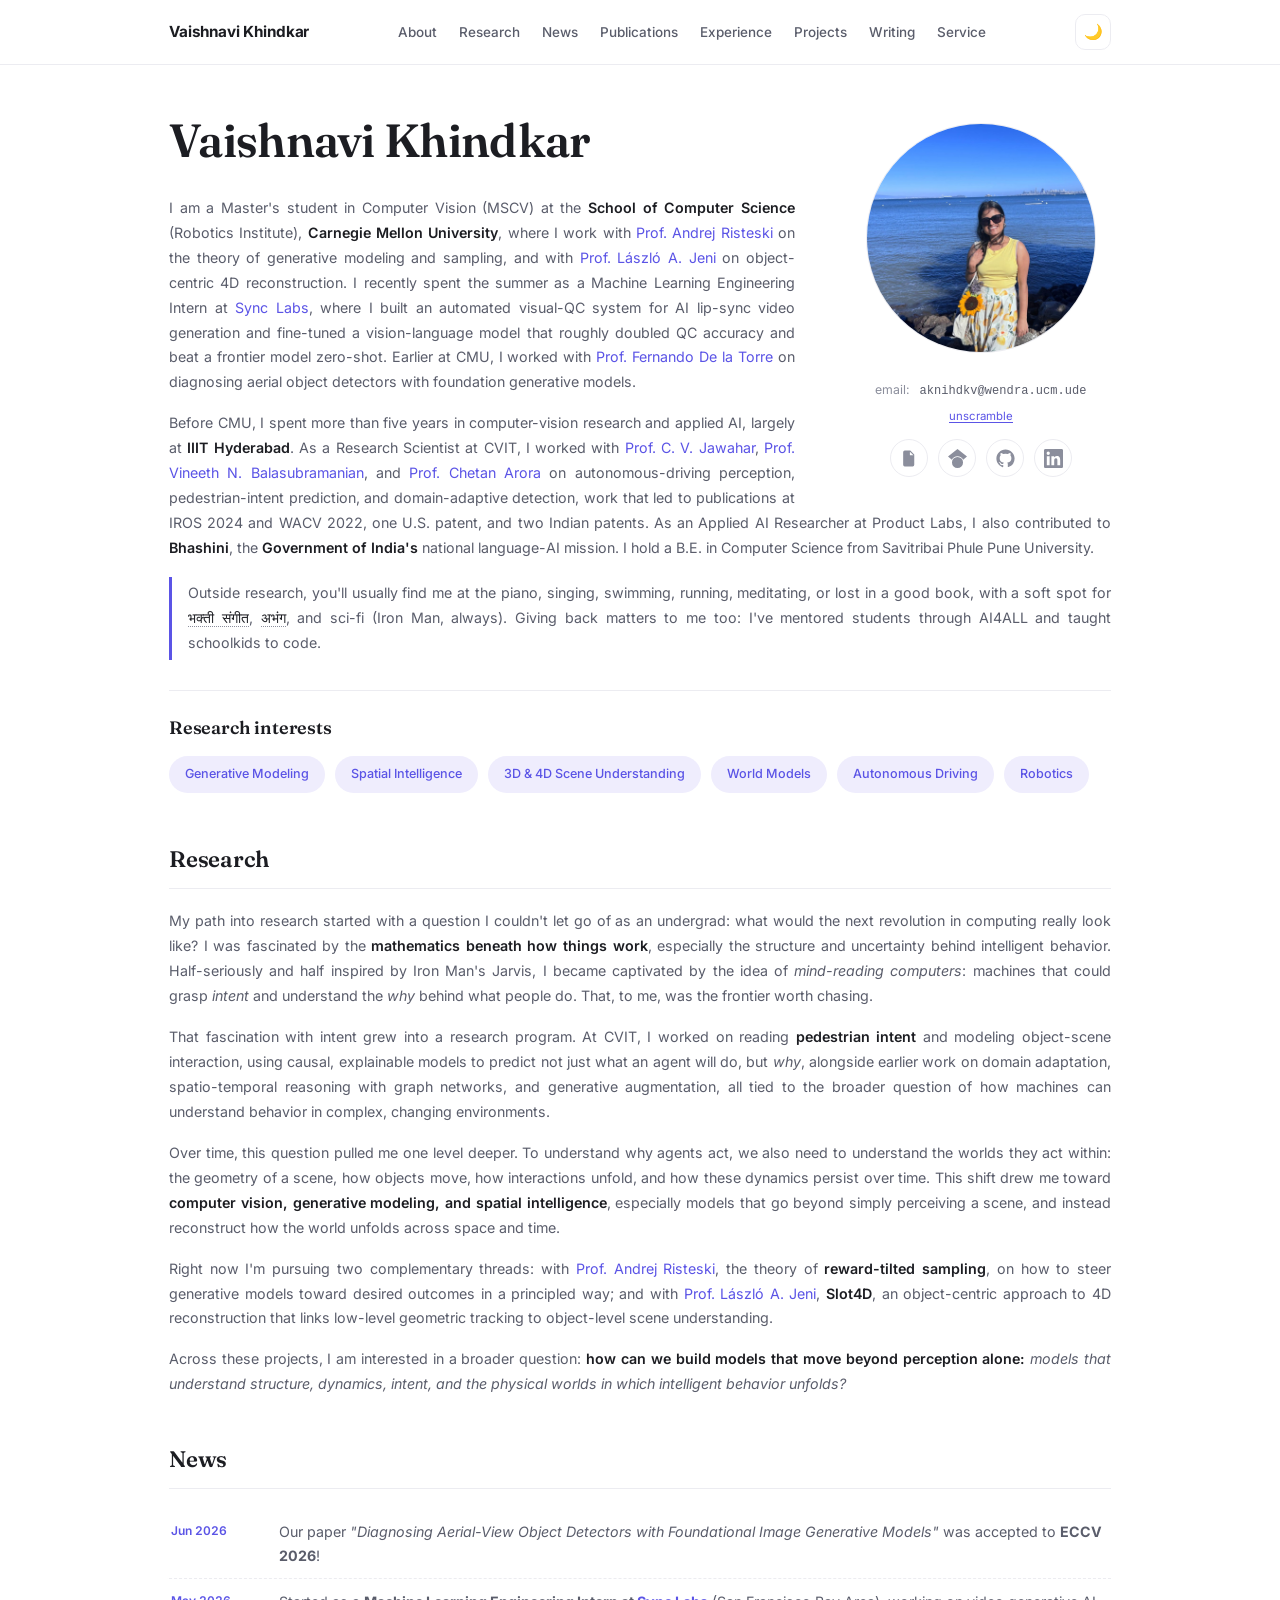
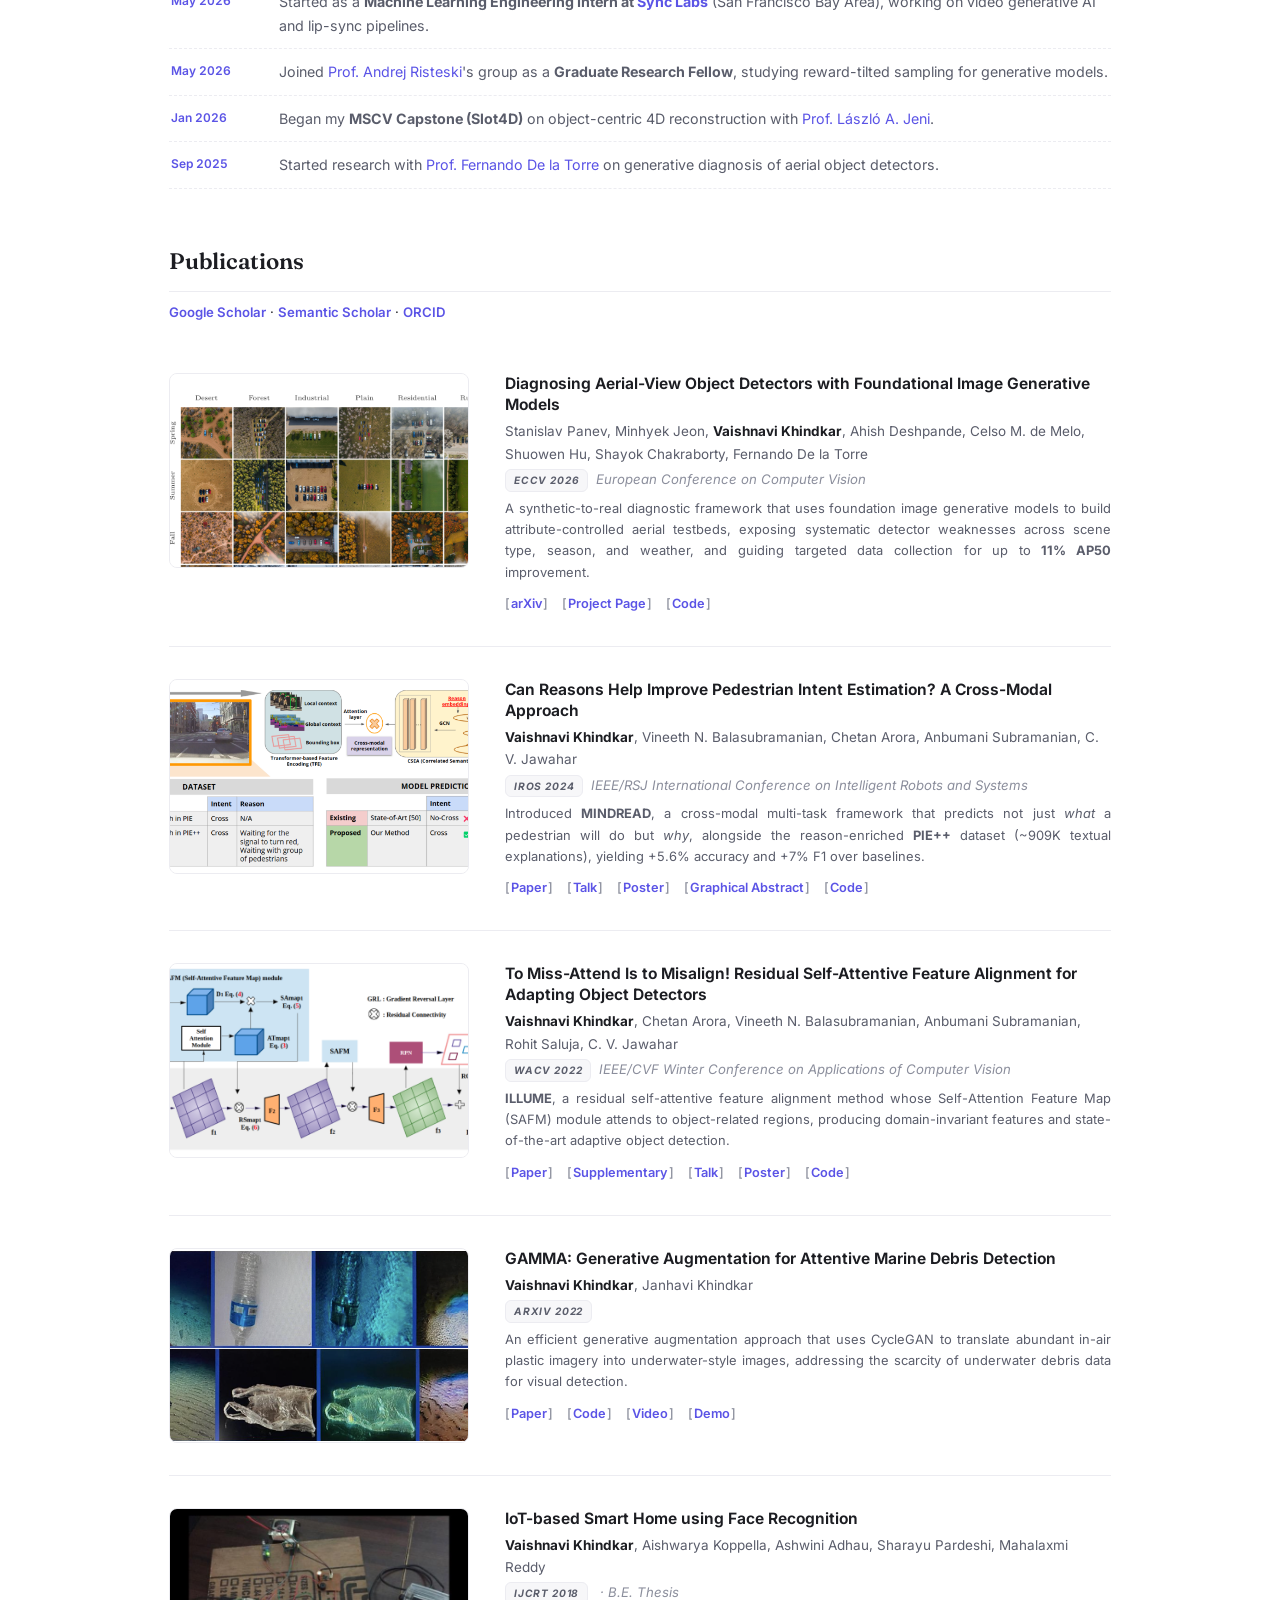
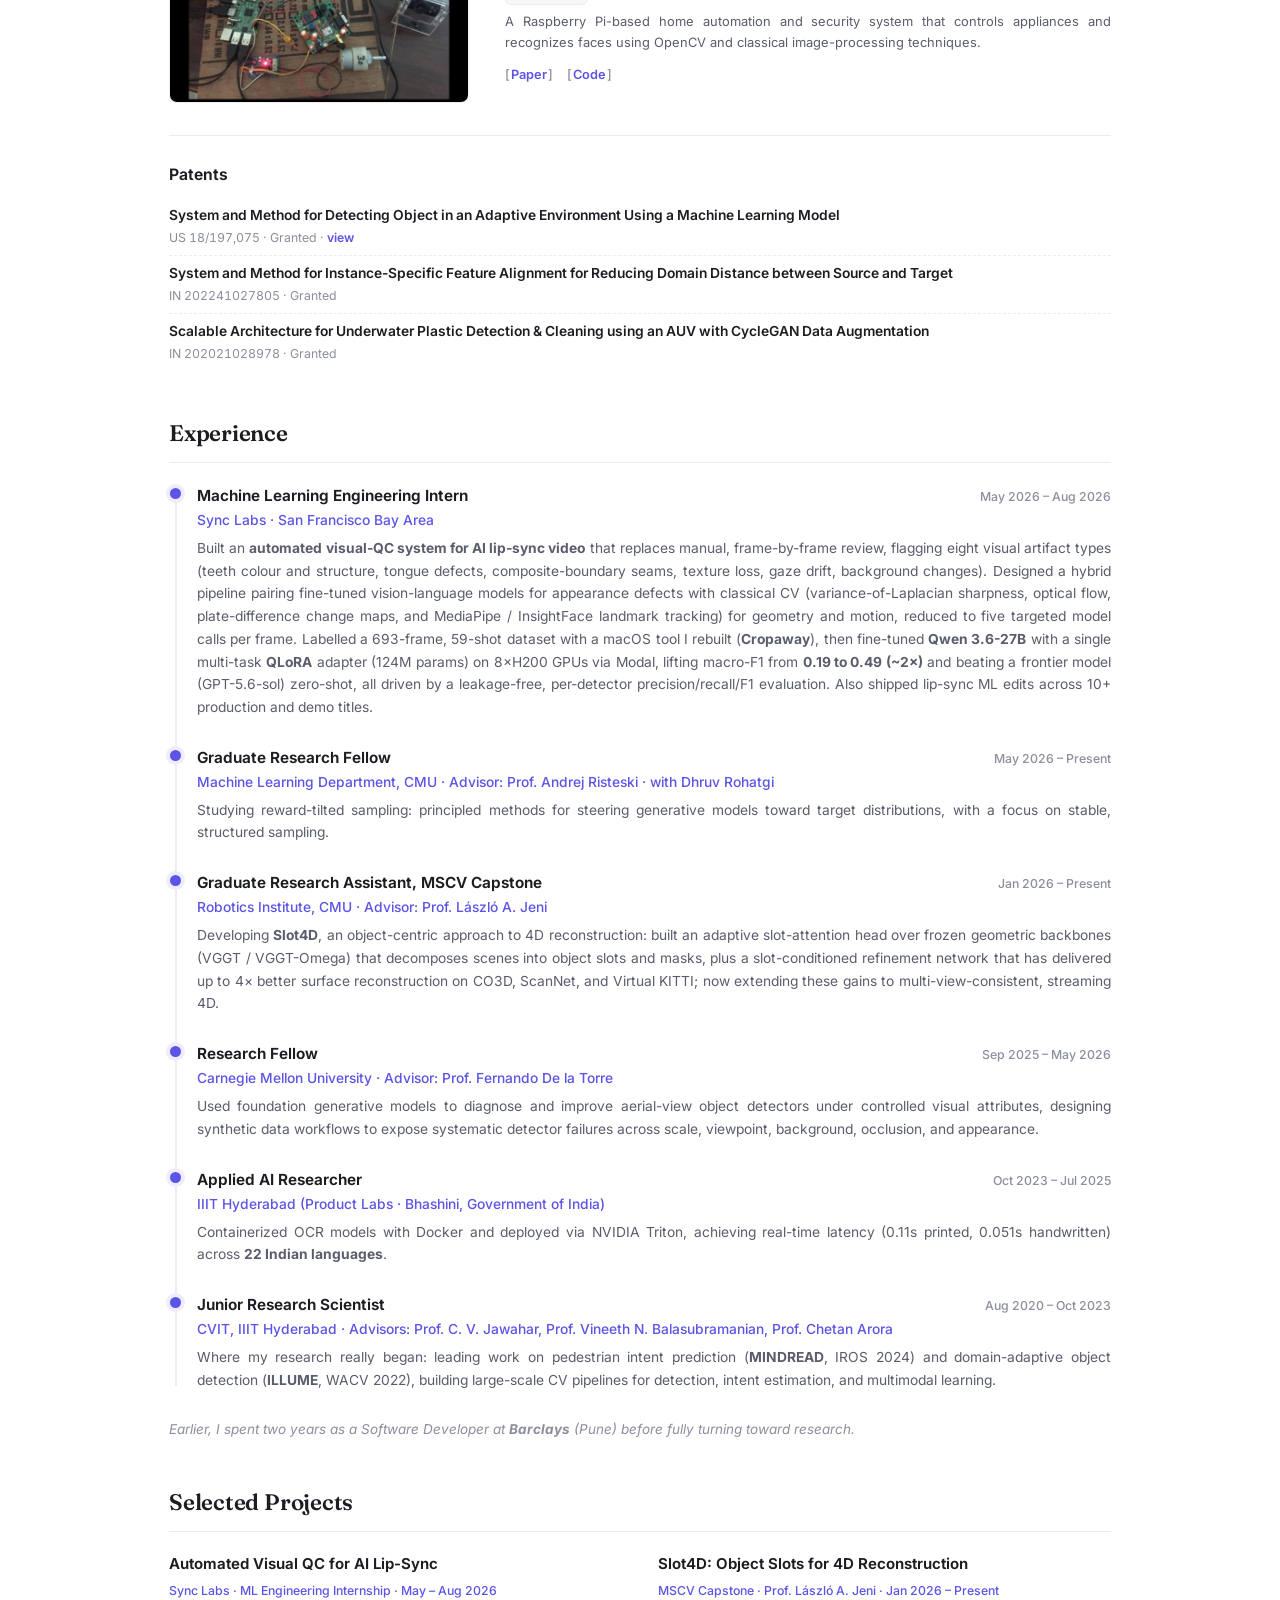
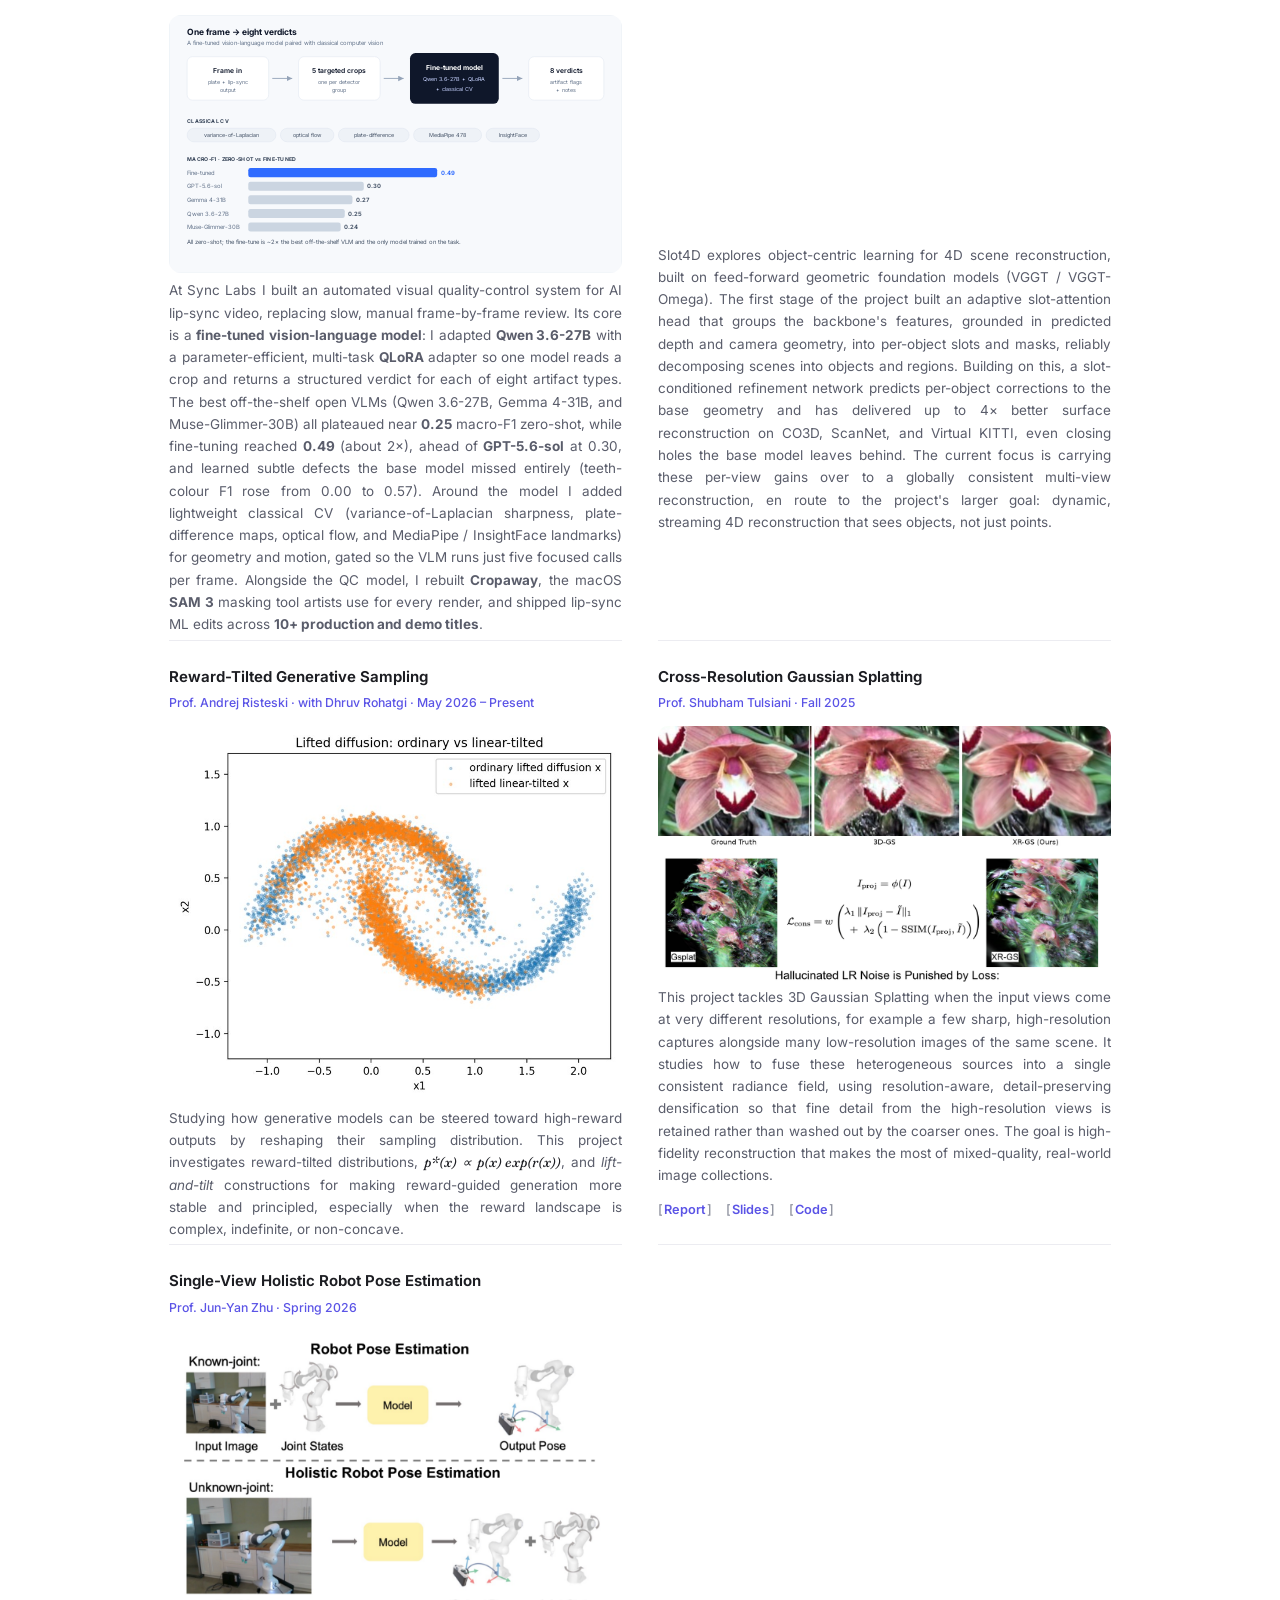
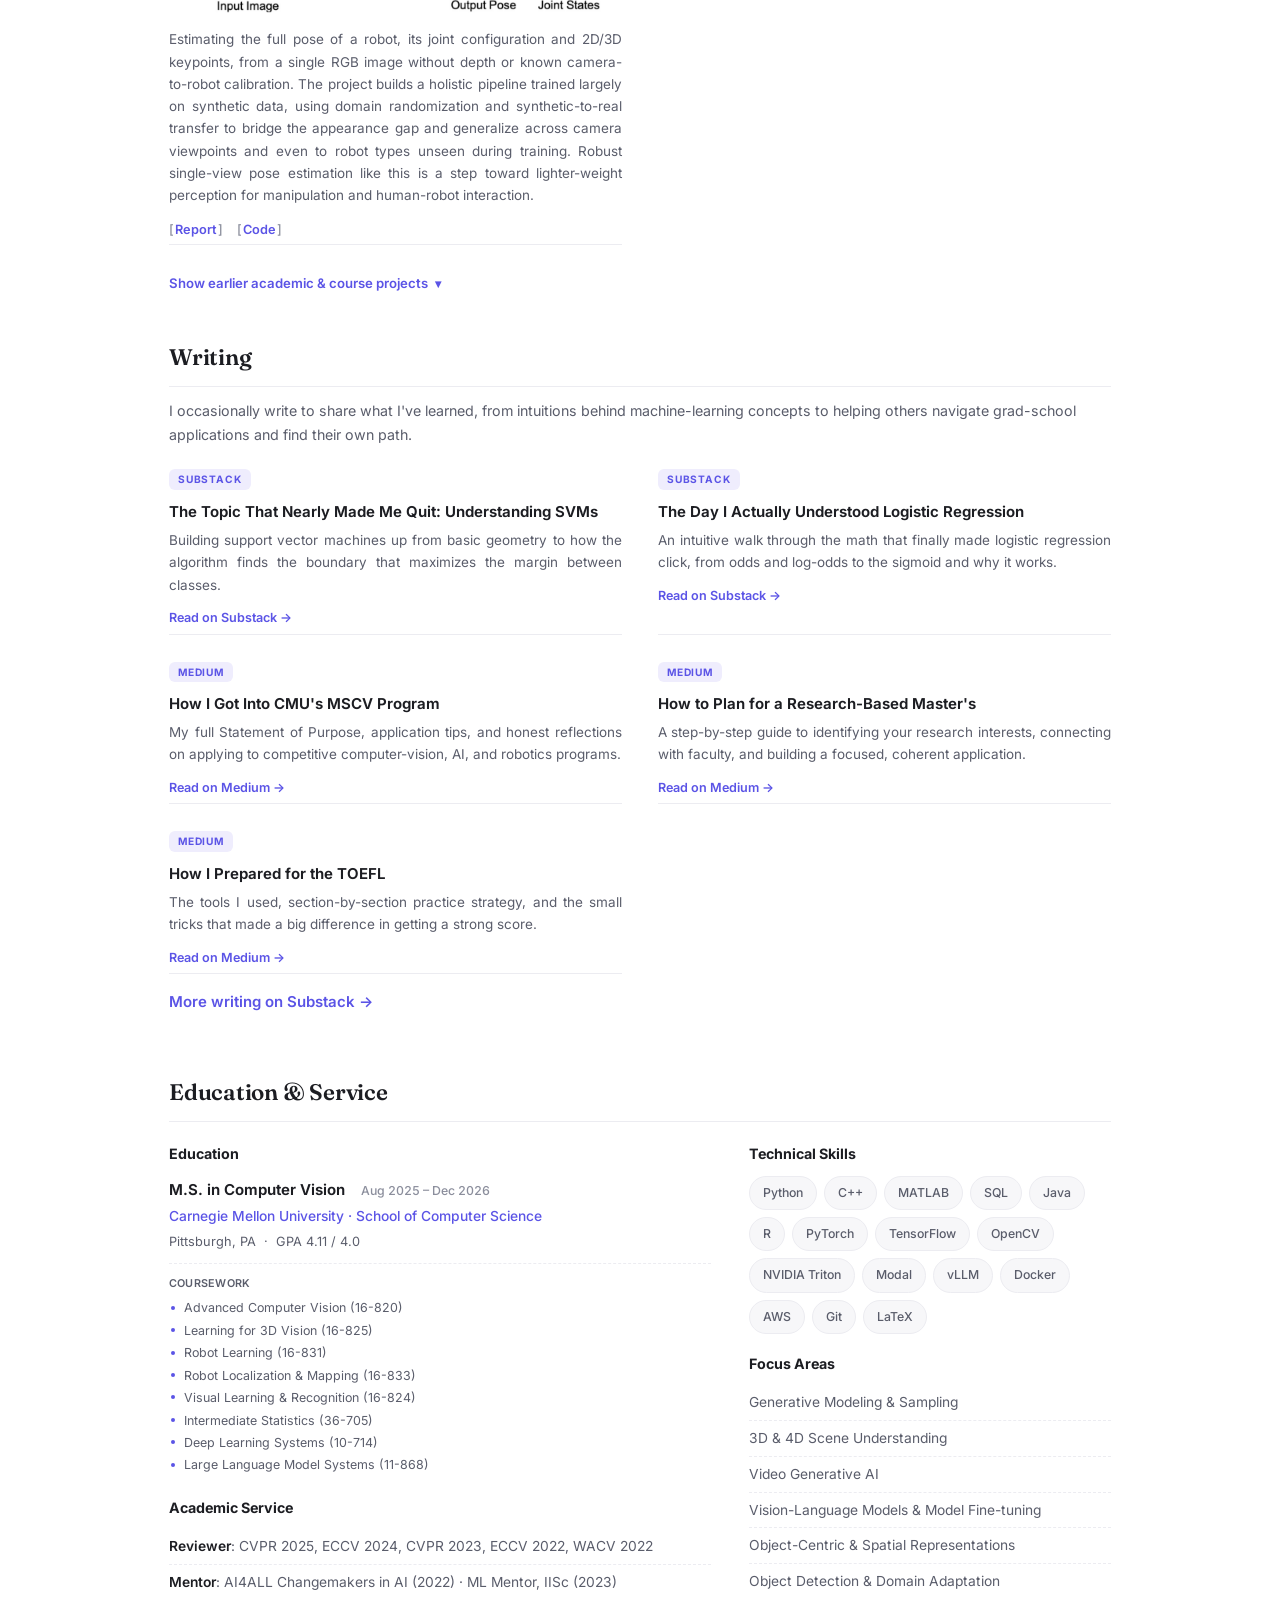
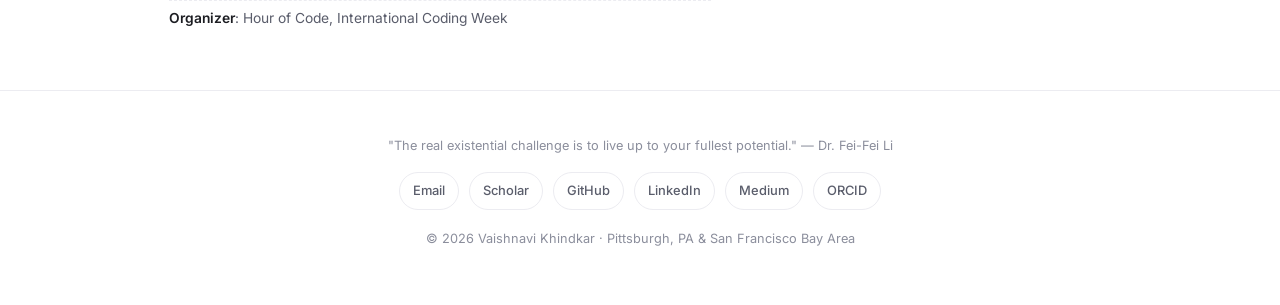
<file: index.html>
<!DOCTYPE html>
<html lang="en" data-theme="light">
<head>
  <meta charset="UTF-8" />
  <meta name="viewport" content="width=device-width, initial-scale=1.0" />
  <title>Vaishnavi Khindkar</title>
  <meta name="description" content="Vaishnavi Khindkar, M.S. in Computer Vision student at the Robotics Institute, Carnegie Mellon University. Research in computer vision, vision-language models, generative models, and autonomous driving." />
  <meta name="author" content="Vaishnavi Khindkar" />

  <!-- Open Graph -->
  <meta property="og:title" content="Vaishnavi Khindkar" />
  <meta property="og:description" content="M.S. in Computer Vision @ CMU Robotics Institute: vision-language models, generative models & autonomous driving." />
  <meta property="og:type" content="website" />
  <meta property="og:url" content="https://vaishnvi.github.io/" />
  <meta property="og:image" content="https://vaishnvi.github.io/assets/profile.jpg" />

  <link rel="icon" href="data:image/svg+xml,<svg xmlns='http://www.w3.org/2000/svg' viewBox='0 0 100 100'><text y='.9em' font-size='90'>🧠</text></svg>" />

  <link rel="preconnect" href="https://fonts.googleapis.com" />
  <link rel="preconnect" href="https://fonts.gstatic.com" crossorigin />
  <link href="https://fonts.googleapis.com/css2?family=Fraunces:opsz,wght@9..144,500;9..144,600&family=Inter:wght@400;500;600;700&display=swap" rel="stylesheet" />
  <link rel="stylesheet" href="style.css" />
</head>
<body>

  <!-- ===================== NAV ===================== -->
  <nav class="nav">
    <div class="nav-inner">
      <a href="#top" class="nav-name">Vaishnavi Khindkar</a>
      <div class="nav-links" id="navLinks">
        <a href="#about">About</a>
        <a href="#research">Research</a>
        <a href="#news">News</a>
        <a href="#publications">Publications</a>
        <a href="#experience">Experience</a>
        <a href="#projects">Projects</a>
        <a href="#writing">Writing</a>
        <a href="#service">Service</a>
      </div>
      <div class="nav-extra">
        <button class="theme-toggle" id="themeToggle" aria-label="Toggle dark mode">🌙</button>
        <button class="nav-burger" id="navBurger" aria-label="Menu">☰</button>
      </div>
    </div>
  </nav>

  <main class="wrap" id="top">

    <!-- ===================== INTRO (name + photo + bio) ===================== -->
    <section id="about" class="about intro reveal">
      <div class="intro-photo">
        <img class="hero-photo" src="assets/profile.jpg" alt="Vaishnavi Khindkar" />
        <div class="photo-contact">
          <p class="email-line">
            <span class="email-label">email:</span>
            <span id="email" class="email-scramble">aknihdkv@wendra.ucm.ude</span>
            <button type="button" id="unscramble" class="unscramble">unscramble</button>
          </p>
          <div class="socials">
            <a href="assets/Vaishnavi_Khindkar_CV.pdf" target="_blank" rel="noopener" title="Curriculum Vitae" aria-label="Curriculum Vitae">
              <svg viewBox="0 0 24 24" fill="currentColor"><path d="M6 2h7l5 5v13a2 2 0 0 1-2 2H6a2 2 0 0 1-2-2V4a2 2 0 0 1 2-2zm6.5 1.5V8H17l-4.5-4.5zM7.5 12.5h9v1.5h-9v-1.5zm0 3.5h9v1.5h-9V16zm0-7h4v1.5h-4V9z"/></svg>
            </a>
            <a href="https://scholar.google.com/citations?user=X0FxJ0UAAAAJ&hl=en" target="_blank" rel="noopener" title="Google Scholar" aria-label="Google Scholar">
              <svg viewBox="0 0 24 24" fill="currentColor"><path d="M12 24a7 7 0 1 1 0-14 7 7 0 0 1 0 14zm0-24L0 9.5l4.838 3.94A8 8 0 0 1 12 9a8 8 0 0 1 7.162 4.44L24 9.5 12 0z"/></svg>
            </a>
            <a href="https://github.com/Vaishnvi" target="_blank" rel="noopener" title="GitHub" aria-label="GitHub">
              <svg viewBox="0 0 24 24" fill="currentColor"><path d="M12 .5C5.73.5.5 5.73.5 12c0 5.08 3.29 9.39 7.86 10.91.58.11.79-.25.79-.56 0-.28-.01-1.02-.02-2-3.2.7-3.88-1.54-3.88-1.54-.52-1.33-1.28-1.69-1.28-1.69-1.05-.72.08-.7.08-.7 1.16.08 1.77 1.19 1.77 1.19 1.03 1.77 2.7 1.26 3.36.96.1-.75.4-1.26.73-1.55-2.55-.29-5.24-1.28-5.24-5.69 0-1.26.45-2.29 1.19-3.09-.12-.29-.52-1.46.11-3.05 0 0 .97-.31 3.18 1.18a11.1 11.1 0 0 1 5.8 0c2.2-1.49 3.17-1.18 3.17-1.18.63 1.59.23 2.76.11 3.05.74.8 1.19 1.83 1.19 3.09 0 4.42-2.69 5.39-5.25 5.68.41.36.78 1.05.78 2.12 0 1.53-.01 2.77-.01 3.15 0 .31.21.68.8.56A11.51 11.51 0 0 0 23.5 12C23.5 5.73 18.27.5 12 .5z"/></svg>
            </a>
            <a href="https://www.linkedin.com/in/vaishnavi-khindkar/" target="_blank" rel="noopener" title="LinkedIn" aria-label="LinkedIn">
              <svg viewBox="0 0 24 24" fill="currentColor"><path d="M20.45 20.45h-3.56v-5.57c0-1.33-.02-3.04-1.85-3.04-1.85 0-2.14 1.45-2.14 2.94v5.67H9.35V9h3.41v1.56h.05c.48-.9 1.64-1.85 3.37-1.85 3.6 0 4.27 2.37 4.27 5.45v6.29zM5.34 7.43a2.06 2.06 0 1 1 0-4.13 2.06 2.06 0 0 1 0 4.13zM7.12 20.45H3.56V9h3.56v11.45zM22.22 0H1.77C.79 0 0 .77 0 1.73v20.54C0 23.22.79 24 1.77 24h20.45c.98 0 1.78-.78 1.78-1.73V1.73C24 .77 23.2 0 22.22 0z"/></svg>
            </a>
          </div>
        </div>
      </div>
      <h1>Vaishnavi Khindkar</h1>
      <p>
        I am a Master's student in Computer Vision (MSCV) at the <strong>School of Computer Science</strong>
        (Robotics Institute), <strong>Carnegie Mellon University</strong>, where I work with <a href="https://www.andrejristeski.org/" target="_blank" rel="noopener">Prof.
        Andrej Risteski</a> on the theory of generative modeling and sampling, and with
        <a href="https://www.ri.cmu.edu/ri-faculty/laszlo-attila-jeni/" target="_blank" rel="noopener">Prof. László
        A. Jeni</a> on object-centric 4D reconstruction. I recently spent the summer as a Machine Learning Engineering Intern at
        <a href="https://sync.so/" target="_blank" rel="noopener">Sync Labs</a>, where I built an automated visual-QC
        system for AI lip-sync video generation and fine-tuned a vision-language model that roughly doubled QC
        accuracy and beat a frontier model zero-shot. Earlier at CMU, I worked with <a href="https://www.cs.cmu.edu/~ftorre/" target="_blank" rel="noopener">Prof.
        Fernando De la Torre</a> on diagnosing aerial object detectors with foundation generative models.
      </p>
      <p>
        Before CMU, I spent more than five years in computer-vision research and applied AI, largely at
        <strong>IIIT Hyderabad</strong>. As a Research Scientist at CVIT, I
        worked with <a href="https://faculty.iiit.ac.in/~jawahar/" target="_blank" rel="noopener">Prof. C. V.
        Jawahar</a>, <a href="https://people.iith.ac.in/vineethnb/" target="_blank" rel="noopener">Prof. Vineeth
        N. Balasubramanian</a>, and <a href="https://www.cse.iitd.ac.in/~chetan/" target="_blank" rel="noopener">Prof.
        Chetan Arora</a> on autonomous-driving perception, pedestrian-intent prediction, and domain-adaptive
        detection, work that led to publications at IROS 2024 and WACV 2022, one U.S. patent, and two
        Indian patents. As an Applied AI Researcher at Product Labs, I also contributed to
        <strong>Bhashini</strong>, the <strong>Government of India's</strong> national language-AI mission. I hold a B.E. in
        Computer Science from Savitribai Phule Pune University.
      </p>
      <p class="personal-note">
        Outside research, you'll usually find me at the piano, singing, swimming, running, meditating, or lost in
        a good book, with a soft spot for
        <a class="term" href="https://en.wikipedia.org/wiki/Bhakti" target="_blank" rel="noopener" title="bhakti sangeet: Hindu devotional music">भक्ती&nbsp;संगीत</a>,
        <a class="term" href="https://en.wikipedia.org/wiki/Abhanga" target="_blank" rel="noopener" title="abhangas: Marathi devotional poetry">अभंग</a>,
        and sci-fi (Iron Man, always). Giving back matters
        to me too: I've mentored students through AI4ALL and taught schoolkids to code.
      </p>

      <div class="interests">
        <span class="interests-label">Research interests</span>
        <div class="chips">
          <span class="chip">Generative Modeling</span>
          <span class="chip">Spatial Intelligence</span>
          <span class="chip">3D &amp; 4D Scene Understanding</span>
          <span class="chip">World Models</span>
          <span class="chip">Autonomous Driving</span>
          <span class="chip">Robotics</span>
        </div>
      </div>
    </section>

    <!-- ===================== RESEARCH ===================== -->
    <section id="research" class="research reveal">
      <h2 class="section-title">Research</h2>
      <p>
        My path into research started with a question I couldn't let go of as an undergrad: what would the next
        revolution in computing really look like? I was fascinated by the <strong>mathematics beneath how things
        work</strong>, especially the structure and uncertainty behind intelligent behavior. Half-seriously and half
        inspired by Iron Man's Jarvis, I became captivated by the idea of <em>mind-reading computers</em>: machines that could
        grasp <em>intent</em> and understand the <em>why</em> behind what people do. That, to me, was the frontier
        worth chasing.
      </p>
      <p>
        That fascination with intent grew into a research program. At CVIT, I worked on reading
        <strong>pedestrian intent</strong> and modeling object-scene interaction, using causal,
        explainable models to predict not just what an agent will do, but <em>why</em>, alongside earlier
        work on domain adaptation, spatio-temporal reasoning with graph networks, and generative augmentation,
        all tied to the broader question of how machines can understand behavior in complex, changing environments.
      </p>
      <p>
        Over time, this question pulled me one level deeper. To understand why agents act, we also need to
        understand the worlds they act within: the geometry of a scene, how objects move, how interactions unfold,
        and how these dynamics persist over time. This shift drew me toward <strong>computer vision, generative
        modeling, and spatial intelligence</strong>, especially models that go beyond simply perceiving a scene,
        and instead reconstruct how the world unfolds across space and time.
      </p>
      <p>
        Right now I'm pursuing two complementary threads: with <a href="https://www.andrejristeski.org/" target="_blank" rel="noopener">Prof.
        Andrej Risteski</a>, the theory of <strong>reward-tilted sampling</strong>, on how to steer generative
        models toward desired outcomes in a principled way; and with
        <a href="https://www.ri.cmu.edu/ri-faculty/laszlo-attila-jeni/" target="_blank" rel="noopener">Prof. László
        A. Jeni</a>, <strong>Slot4D</strong>, an object-centric approach to 4D reconstruction that links low-level
        geometric tracking to object-level scene understanding.
      </p>
      <p>
        Across these projects, I am interested in a broader question: <strong>how can we build models that move beyond
        perception alone:</strong> <em>models that understand structure, dynamics, intent, and the physical worlds in
        which intelligent behavior unfolds?</em>
      </p>
    </section>

    <!-- ===================== NEWS ===================== -->
    <section id="news" class="reveal">
      <h2 class="section-title">News</h2>
      <ul class="news">
        <li><span class="date">Jun 2026</span><span class="item">Our paper <em>"Diagnosing Aerial-View Object Detectors with Foundational Image Generative Models"</em> was accepted to <strong>ECCV 2026</strong>!</span></li>
        <li><span class="date">May 2026</span><span class="item">Started as a <strong>Machine Learning Engineering Intern at <a href="https://sync.so/" target="_blank" rel="noopener">Sync Labs</a></strong> (San Francisco Bay Area), working on video generative AI and lip-sync pipelines.</span></li>
        <li><span class="date">May 2026</span><span class="item">Joined <a href="https://www.andrejristeski.org/" target="_blank" rel="noopener">Prof. Andrej Risteski</a>'s group as a <strong>Graduate Research Fellow</strong>, studying reward-tilted sampling for generative models.</span></li>
        <li><span class="date">Jan 2026</span><span class="item">Began my <strong>MSCV Capstone (Slot4D)</strong> on object-centric 4D reconstruction with <a href="https://www.ri.cmu.edu/ri-faculty/laszlo-attila-jeni/" target="_blank" rel="noopener">Prof. László A. Jeni</a>.</span></li>
        <li><span class="date">Sep 2025</span><span class="item">Started research with <a href="https://www.cs.cmu.edu/~ftorre/" target="_blank" rel="noopener">Prof. Fernando De la Torre</a> on generative diagnosis of aerial object detectors.</span></li>
        <li><span class="date">Aug 2025</span><span class="item">Started my <strong>M.S. in Computer Vision</strong> at Carnegie Mellon University.</span></li>
        <li><span class="date">Oct 2024</span><span class="item">Presented our work at <strong>IROS 2024</strong> in Abu Dhabi.</span></li>
        <li><span class="date">Jun 2024</span><span class="item">Our paper <em>"Can Reasons Help Improve Pedestrian Intent Estimation? A Cross-Modal Approach"</em> was accepted at <strong>IROS 2024</strong>.</span></li>
        <li><span class="date">Jan 2022</span><span class="item">Presented <strong>ILLUME</strong> at <strong>WACV 2022</strong> in Hawaii, USA.</span></li>
      </ul>
    </section>

    <!-- ===================== PUBLICATIONS ===================== -->
    <section id="publications" class="reveal">
      <h2 class="section-title">Publications</h2>
      <p class="pub-profile-links">
        <a href="https://scholar.google.com/citations?user=X0FxJ0UAAAAJ&hl=en" target="_blank" rel="noopener">Google Scholar</a> ·
        <a href="https://www.semanticscholar.org/author/Vaishnavi-Khindkar/2137359155" target="_blank" rel="noopener">Semantic Scholar</a> ·
        <a href="https://orcid.org/0000-0001-6058-9089" target="_blank" rel="noopener">ORCID</a>
      </p>

      <article class="pub">
        <img class="pub-thumb" src="assets/pub-aerial.png" alt="Synthetic aerial imagery across environments and seasons" />
        <div class="pub-body">
          <p class="pub-title">Diagnosing Aerial-View Object Detectors with Foundational Image Generative Models</p>
          <p class="pub-authors">Stanislav Panev, Minhyek Jeon, <span class="me">Vaishnavi Khindkar</span>, Ahish Deshpande, Celso M. de Melo, Shuowen Hu, Shayok Chakraborty, Fernando De la Torre</p>
          <p class="pub-venue"><span class="pub-venue-tag">ECCV 2026</span>European Conference on Computer Vision</p>
          <p class="pub-note">A synthetic-to-real diagnostic framework that uses foundation image generative models to build attribute-controlled aerial testbeds, exposing systematic detector weaknesses across scene type, season, and weather, and guiding targeted data collection for up to <strong>11% AP50</strong> improvement.</p>
          <div class="pub-links">
            <a href="https://arxiv.org/abs/2607.02718" target="_blank" rel="noopener">arXiv</a>
            <a href="https://humansensinglab.github.io/AVODDiag/" target="_blank" rel="noopener">Project Page</a>
            <a href="https://github.com/humansensinglab/AVODDiag" target="_blank" rel="noopener">Code</a>
          </div>
        </div>
      </article>

      <article class="pub">
        <img class="pub-thumb" src="assets/pub-mindread.png" alt="MindReaD cross-modal pedestrian intent estimation" />
        <div class="pub-body">
          <p class="pub-title">Can Reasons Help Improve Pedestrian Intent Estimation? A Cross-Modal Approach</p>
          <p class="pub-authors"><span class="me">Vaishnavi Khindkar</span>, Vineeth N. Balasubramanian, Chetan Arora, Anbumani Subramanian, C. V. Jawahar</p>
          <p class="pub-venue"><span class="pub-venue-tag">IROS 2024</span>IEEE/RSJ International Conference on Intelligent Robots and Systems</p>
          <p class="pub-note">Introduced <strong>MINDREAD</strong>, a cross-modal multi-task framework that predicts not just <em>what</em> a pedestrian will do but <em>why</em>, alongside the reason-enriched <strong>PIE++</strong> dataset (~909K textual explanations), yielding +5.6% accuracy and +7% F1 over baselines.</p>
          <div class="pub-links">
            <a href="https://ieeexplore.ieee.org/document/10802097" target="_blank" rel="noopener">Paper</a>
            <a href="https://drive.google.com/file/d/1dUXsWc1RSUt869FA5SxCO9NKh2udiS2D/view" target="_blank" rel="noopener">Talk</a>
            <a href="https://docs.google.com/presentation/d/1ji-Ibjx1E9CWN1SRykB16G0943ZITas8mvt6Jeuy7pY/edit" target="_blank" rel="noopener">Poster</a>
            <a href="https://docs.google.com/presentation/d/1SnMTcl4fXXl4th5M68IGkscUyqJRLebCcRyZyW5LF0A/edit" target="_blank" rel="noopener">Graphical Abstract</a>
            <a href="https://github.com/Vaishnvi/MindRead_PIP" target="_blank" rel="noopener">Code</a>
          </div>
        </div>
      </article>

      <article class="pub">
        <img class="pub-thumb" src="assets/pub-illume.png" alt="ILLUME SAFM residual self-attentive feature alignment" />
        <div class="pub-body">
          <p class="pub-title">To Miss-Attend Is to Misalign! Residual Self-Attentive Feature Alignment for Adapting Object Detectors</p>
          <p class="pub-authors"><span class="me">Vaishnavi Khindkar</span>, Chetan Arora, Vineeth N. Balasubramanian, Anbumani Subramanian, Rohit Saluja, C. V. Jawahar</p>
          <p class="pub-venue"><span class="pub-venue-tag">WACV 2022</span>IEEE/CVF Winter Conference on Applications of Computer Vision</p>
          <p class="pub-note"><strong>ILLUME</strong>, a residual self-attentive feature alignment method whose Self-Attention Feature Map (SAFM) module attends to object-related regions, producing domain-invariant features and state-of-the-art adaptive object detection.</p>
          <div class="pub-links">
            <a href="https://openaccess.thecvf.com/content/WACV2022/html/Khindkar_To_Miss-Attend_Is_to_Misalign_Residual_Self-Attentive_Feature_Alignment_for_WACV_2022_paper.html" target="_blank" rel="noopener">Paper</a>
            <a href="https://openaccess.thecvf.com/content/WACV2022/supplemental/Khindkar_To_Miss-Attend_Is_WACV_2022_supplemental.pdf" target="_blank" rel="noopener">Supplementary</a>
            <a href="https://www.youtube.com/watch?v=sbUWeQJ3lys&feature=youtu.be" target="_blank" rel="noopener">Talk</a>
            <a href="https://docs.google.com/presentation/d/1S0Ei25aynJETC15JXNUsN_vqxQG_izMR4h-G5N1Qu1w/edit" target="_blank" rel="noopener">Poster</a>
            <a href="https://github.com/Vaishnvi/ILLUME" target="_blank" rel="noopener">Code</a>
          </div>
        </div>
      </article>

      <article class="pub">
        <img class="pub-thumb" src="assets/pub-gamma.png" alt="GAMMA marine debris detection results" />
        <div class="pub-body">
          <p class="pub-title">GAMMA: Generative Augmentation for Attentive Marine Debris Detection</p>
          <p class="pub-authors"><span class="me">Vaishnavi Khindkar</span>, Janhavi Khindkar</p>
          <p class="pub-venue"><span class="pub-venue-tag">arXiv 2022</span></p>
          <p class="pub-note">An efficient generative augmentation approach that uses CycleGAN to translate abundant in-air plastic imagery into underwater-style images, addressing the scarcity of underwater debris data for visual detection.</p>
          <div class="pub-links">
            <a href="https://arxiv.org/abs/2212.03759" target="_blank" rel="noopener">Paper</a>
            <a href="https://github.com/Vaishnvi/GAMMA" target="_blank" rel="noopener">Code</a>
            <a href="https://www.youtube.com/watch?v=lNEHiuZEGAg" target="_blank" rel="noopener">Video</a>
            <a href="https://www.youtube.com/watch?v=ckfJ-yO4v8Q" target="_blank" rel="noopener">Demo</a>
          </div>
        </div>
      </article>

      <article class="pub">
        <img class="pub-thumb" src="assets/pub-iot.jpg" alt="IoT smart home hardware setup" />
        <div class="pub-body">
          <p class="pub-title">IoT-based Smart Home using Face Recognition</p>
          <p class="pub-authors"><span class="me">Vaishnavi Khindkar</span>, Aishwarya Koppella, Ashwini Adhau, Sharayu Pardeshi, Mahalaxmi Reddy</p>
          <p class="pub-venue"><span class="pub-venue-tag">IJCRT 2018</span> · B.E. Thesis</p>
          <p class="pub-note">A Raspberry Pi-based home automation and security system that controls appliances and recognizes faces using OpenCV and classical image-processing techniques.</p>
          <div class="pub-links">
            <a href="https://www.ijcrt.org/papers/IJCRT1802045.pdf" target="_blank" rel="noopener">Paper</a>
            <a href="https://github.com/Vaishnvi/IOT-based-Smart-Home-using-Face-Recognition" target="_blank" rel="noopener">Code</a>
          </div>
        </div>
      </article>

      <h3 class="subhead">Patents</h3>
      <ul class="meta-list patents">
        <li>
          <span class="lead">System and Method for Detecting Object in an Adaptive Environment Using a Machine Learning Model</span>
          <span class="pat-meta">US 18/197,075 · Granted · <a href="https://patents.google.com/patent/US20230368498A1/en" target="_blank" rel="noopener">view</a></span>
        </li>
        <li>
          <span class="lead">System and Method for Instance-Specific Feature Alignment for Reducing Domain Distance between Source and Target</span>
          <span class="pat-meta">IN 202241027805 · Granted</span>
        </li>
        <li>
          <span class="lead">Scalable Architecture for Underwater Plastic Detection &amp; Cleaning using an AUV with CycleGAN Data Augmentation</span>
          <span class="pat-meta">IN 202021028978 · Granted</span>
        </li>
      </ul>
    </section>

    <!-- ===================== EXPERIENCE ===================== -->
    <section id="experience" class="reveal">
      <h2 class="section-title">Experience</h2>
      <div class="timeline">
        <div class="tl-item">
          <div class="tl-head">
            <span class="tl-role">Machine Learning Engineering Intern</span>
            <span class="tl-date">May 2026 – Aug 2026</span>
          </div>
          <div class="tl-org"><a href="https://sync.so/" target="_blank" rel="noopener">Sync Labs</a> · San Francisco Bay Area</div>
          <p class="tl-desc">Built an <strong>automated visual-QC system for AI lip-sync video</strong> that replaces manual, frame-by-frame review, flagging eight visual artifact types (teeth colour and structure, tongue defects, composite-boundary seams, texture loss, gaze drift, background changes). Designed a hybrid pipeline pairing fine-tuned vision-language models for appearance defects with classical CV (variance-of-Laplacian sharpness, optical flow, plate-difference change maps, and MediaPipe / InsightFace landmark tracking) for geometry and motion, reduced to five targeted model calls per frame. Labelled a 693-frame, 59-shot dataset with a macOS tool I rebuilt (<strong>Cropaway</strong>), then fine-tuned <strong>Qwen&nbsp;3.6-27B</strong> with a single multi-task <strong>QLoRA</strong> adapter (124M params) on 8&times;H200 GPUs via Modal, lifting macro-F1 from <strong>0.19 to 0.49 (~2&times;)</strong> and beating a frontier model (GPT-5.6-sol) zero-shot, all driven by a leakage-free, per-detector precision/recall/F1 evaluation. Also shipped lip-sync ML edits across 10+ production and demo titles.</p>
        </div>
        <div class="tl-item">
          <div class="tl-head">
            <span class="tl-role">Graduate Research Fellow</span>
            <span class="tl-date">May 2026 – Present</span>
          </div>
          <div class="tl-org">Machine Learning Department, CMU · Advisor: Prof. Andrej Risteski · with Dhruv Rohatgi</div>
          <p class="tl-desc">Studying reward-tilted sampling: principled methods for steering generative models toward target distributions, with a focus on stable, structured sampling.</p>
        </div>
        <div class="tl-item">
          <div class="tl-head">
            <span class="tl-role">Graduate Research Assistant, MSCV Capstone</span>
            <span class="tl-date">Jan 2026 – Present</span>
          </div>
          <div class="tl-org">Robotics Institute, CMU · Advisor: Prof. László A. Jeni</div>
          <p class="tl-desc">Developing <strong>Slot4D</strong>, an object-centric approach to 4D reconstruction: built an adaptive slot-attention head over frozen geometric backbones (VGGT / VGGT-Omega) that decomposes scenes into object slots and masks, plus a slot-conditioned refinement network that has delivered up to 4&times; better surface reconstruction on CO3D, ScanNet, and Virtual KITTI; now extending these gains to multi-view-consistent, streaming 4D.</p>
        </div>
        <div class="tl-item">
          <div class="tl-head">
            <span class="tl-role">Research Fellow</span>
            <span class="tl-date">Sep 2025 – May 2026</span>
          </div>
          <div class="tl-org">Carnegie Mellon University · Advisor: Prof. Fernando De la Torre</div>
          <p class="tl-desc">Used foundation generative models to diagnose and improve aerial-view object detectors under controlled visual attributes, designing synthetic data workflows to expose systematic detector failures across scale, viewpoint, background, occlusion, and appearance.</p>
        </div>
        <div class="tl-item">
          <div class="tl-head">
            <span class="tl-role">Applied AI Researcher</span>
            <span class="tl-date">Oct 2023 – Jul 2025</span>
          </div>
          <div class="tl-org">IIIT Hyderabad (Product Labs · Bhashini, Government of India)</div>
          <p class="tl-desc">Containerized OCR models with Docker and deployed via NVIDIA Triton, achieving real-time latency (0.11s printed, 0.051s handwritten) across <strong>22 Indian languages</strong>.</p>
        </div>
        <div class="tl-item">
          <div class="tl-head">
            <span class="tl-role">Junior Research Scientist</span>
            <span class="tl-date">Aug 2020 – Oct 2023</span>
          </div>
          <div class="tl-org">CVIT, IIIT Hyderabad · Advisors: Prof. C. V. Jawahar, Prof. Vineeth N. Balasubramanian, Prof. Chetan Arora</div>
          <p class="tl-desc">Where my research really began: leading work on pedestrian intent prediction (<strong>MINDREAD</strong>, IROS 2024) and domain-adaptive object detection (<strong>ILLUME</strong>, WACV 2022), building large-scale CV pipelines for detection, intent estimation, and multimodal learning.</p>
        </div>
      </div>
      <p class="exp-foot">Earlier, I spent two years as a Software Developer at <strong>Barclays</strong> (Pune) before fully turning toward research.</p>
    </section>

    <!-- ===================== PROJECTS ===================== -->
    <section id="projects" class="reveal">
      <h2 class="section-title">Selected Projects</h2>
      <div class="cards">
        <div class="card">
          <h3>Automated Visual QC for AI Lip-Sync</h3>
          <div class="advisor">Sync Labs · ML Engineering Internship · May – Aug 2026</div>
          <div style="margin:14px 0 6px;">
            <svg viewBox="0 0 1000 570" width="100%" style="display:block;border-radius:12px;height:auto;" xmlns="http://www.w3.org/2000/svg" role="img" aria-label="Pipeline: one frame becomes five crops, judged by a fine-tuned model plus classical computer vision, producing eight artifact verdicts; fine-tuned macro-F1 0.49 versus GPT-5.6-sol zero-shot 0.30 versus base zero-shot 0.19.">
              <defs><marker id="svgar" markerWidth="9" markerHeight="9" refX="6" refY="3" orient="auto"><path d="M0,0 L6,3 L0,6 Z" fill="#94a3b8"/></marker></defs>
              <rect x="0" y="0" width="1000" height="570" rx="16" fill="#f7f9fc"/>
              <rect x="0.5" y="0.5" width="999" height="569" rx="16" fill="none" stroke="#e2e8f0"/>
              <text x="40" y="44" font-family="Inter, system-ui, sans-serif" font-size="19" font-weight="700" fill="#0f172a">One frame &#8594; eight verdicts</text>
              <text x="40" y="67" font-family="Inter, system-ui, sans-serif" font-size="13" fill="#64748b">A fine-tuned vision-language model paired with classical computer vision</text>
              <rect x="40" y="92" width="180" height="96" rx="12" fill="#ffffff" stroke="#dbe3ee"/>
              <text x="130" y="128" text-anchor="middle" font-family="Inter, system-ui, sans-serif" font-size="15" font-weight="600" fill="#0f172a">Frame in</text>
              <text x="130" y="152" text-anchor="middle" font-family="Inter, system-ui, sans-serif" font-size="12" fill="#64748b">plate + lip-sync</text>
              <text x="130" y="169" text-anchor="middle" font-family="Inter, system-ui, sans-serif" font-size="12" fill="#64748b">output</text>
              <path d="M228 140 h44" stroke="#94a3b8" stroke-width="2" fill="none" marker-end="url(#svgar)"/>
              <rect x="286" y="92" width="180" height="96" rx="12" fill="#ffffff" stroke="#dbe3ee"/>
              <text x="376" y="128" text-anchor="middle" font-family="Inter, system-ui, sans-serif" font-size="15" font-weight="600" fill="#0f172a">5 targeted crops</text>
              <text x="376" y="152" text-anchor="middle" font-family="Inter, system-ui, sans-serif" font-size="12" fill="#64748b">one per detector</text>
              <text x="376" y="169" text-anchor="middle" font-family="Inter, system-ui, sans-serif" font-size="12" fill="#64748b">group</text>
              <path d="M474 140 h44" stroke="#94a3b8" stroke-width="2" fill="none" marker-end="url(#svgar)"/>
              <rect x="532" y="84" width="196" height="112" rx="12" fill="#0f172a"/>
              <text x="630" y="122" text-anchor="middle" font-family="Inter, system-ui, sans-serif" font-size="15" font-weight="700" fill="#ffffff">Fine-tuned model</text>
              <text x="630" y="146" text-anchor="middle" font-family="Inter, system-ui, sans-serif" font-size="12" fill="#c7d2fe">Qwen 3.6-27B + QLoRA</text>
              <text x="630" y="168" text-anchor="middle" font-family="Inter, system-ui, sans-serif" font-size="12" fill="#c7d2fe">+ classical CV</text>
              <path d="M736 140 h44" stroke="#94a3b8" stroke-width="2" fill="none" marker-end="url(#svgar)"/>
              <rect x="794" y="92" width="166" height="96" rx="12" fill="#ffffff" stroke="#dbe3ee"/>
              <text x="877" y="128" text-anchor="middle" font-family="Inter, system-ui, sans-serif" font-size="15" font-weight="600" fill="#0f172a">8 verdicts</text>
              <text x="877" y="152" text-anchor="middle" font-family="Inter, system-ui, sans-serif" font-size="12" fill="#64748b">artifact flags</text>
              <text x="877" y="169" text-anchor="middle" font-family="Inter, system-ui, sans-serif" font-size="12" fill="#64748b">+ notes</text>
              <text x="40" y="238" font-family="Inter, system-ui, sans-serif" font-size="11.5" font-weight="700" letter-spacing="0.06em" fill="#334155">CLASSICAL CV</text>
              <g font-family="Inter, system-ui, sans-serif" font-size="12" fill="#475569">
                <rect x="40" y="250" width="196" height="30" rx="15" fill="#eef2f7" stroke="#dbe3ee"/><text x="138" y="269" text-anchor="middle">variance-of-Laplacian</text>
                <rect x="246" y="250" width="118" height="30" rx="15" fill="#eef2f7" stroke="#dbe3ee"/><text x="305" y="269" text-anchor="middle">optical flow</text>
                <rect x="374" y="250" width="156" height="30" rx="15" fill="#eef2f7" stroke="#dbe3ee"/><text x="452" y="269" text-anchor="middle">plate-difference</text>
                <rect x="540" y="250" width="150" height="30" rx="15" fill="#eef2f7" stroke="#dbe3ee"/><text x="615" y="269" text-anchor="middle">MediaPipe 478</text>
                <rect x="700" y="250" width="118" height="30" rx="15" fill="#eef2f7" stroke="#dbe3ee"/><text x="759" y="269" text-anchor="middle">InsightFace</text>
              </g>
              <text x="40" y="322" font-family="Inter, system-ui, sans-serif" font-size="11.5" font-weight="700" letter-spacing="0.06em" fill="#334155">MACRO-F1 &#183; ZERO-SHOT vs FINE-TUNED</text>
              <text x="40" y="353" font-family="Inter, system-ui, sans-serif" font-size="13" fill="#64748b">Fine-tuned</text>
              <rect x="175" y="338" width="417" height="20" rx="5" fill="#2f6bff"/>
              <text x="600" y="353" font-family="Inter, system-ui, sans-serif" font-size="13" font-weight="700" fill="#2f6bff">0.49</text>
              <text x="40" y="383" font-family="Inter, system-ui, sans-serif" font-size="13" fill="#64748b">GPT-5.6-sol</text>
              <rect x="175" y="368" width="255" height="20" rx="5" fill="#cbd5e1"/>
              <text x="438" y="383" font-family="Inter, system-ui, sans-serif" font-size="13" font-weight="700" fill="#475569">0.30</text>
              <text x="40" y="413" font-family="Inter, system-ui, sans-serif" font-size="13" fill="#64748b">Gemma 4-31B</text>
              <rect x="175" y="398" width="230" height="20" rx="5" fill="#cbd5e1"/>
              <text x="413" y="413" font-family="Inter, system-ui, sans-serif" font-size="13" font-weight="700" fill="#475569">0.27</text>
              <text x="40" y="443" font-family="Inter, system-ui, sans-serif" font-size="13" fill="#64748b">Qwen 3.6-27B</text>
              <rect x="175" y="428" width="213" height="20" rx="5" fill="#cbd5e1"/>
              <text x="396" y="443" font-family="Inter, system-ui, sans-serif" font-size="13" font-weight="700" fill="#475569">0.25</text>
              <text x="40" y="473" font-family="Inter, system-ui, sans-serif" font-size="13" fill="#64748b">Muse-Glimmer-30B</text>
              <rect x="175" y="458" width="204" height="20" rx="5" fill="#cbd5e1"/>
              <text x="387" y="473" font-family="Inter, system-ui, sans-serif" font-size="13" font-weight="700" fill="#475569">0.24</text>
              <text x="40" y="506" font-family="Inter, system-ui, sans-serif" font-size="13" fill="#475569">All zero-shot; the fine-tune is ~2&#215; the best off-the-shelf VLM and the only model trained on the task.</text>
            </svg>
          </div>
          <p>At Sync Labs I built an automated visual quality-control system for AI lip-sync video, replacing slow, manual frame-by-frame review. Its core is a <strong>fine-tuned vision-language model</strong>: I adapted <strong>Qwen&nbsp;3.6-27B</strong> with a parameter-efficient, multi-task <strong>QLoRA</strong> adapter so one model reads a crop and returns a structured verdict for each of eight artifact types. The best off-the-shelf open VLMs (Qwen&nbsp;3.6-27B, Gemma&nbsp;4-31B, and Muse-Glimmer-30B) all plateaued near <strong>0.25</strong> macro-F1 zero-shot, while fine-tuning reached <strong>0.49</strong> (about 2&times;), ahead of <strong>GPT-5.6-sol</strong> at 0.30, and learned subtle defects the base model missed entirely (teeth-colour F1 rose from 0.00 to 0.57). Around the model I added lightweight classical CV (variance-of-Laplacian sharpness, plate-difference maps, optical flow, and MediaPipe / InsightFace landmarks) for geometry and motion, gated so the VLM runs just five focused calls per frame. Alongside the QC model, I rebuilt <strong>Cropaway</strong>, the macOS <strong>SAM&nbsp;3</strong> masking tool artists use for every render, and shipped lip-sync ML edits across <strong>10+ production and demo titles</strong>.</p>
        </div>
        <div class="card">
          <h3>Slot4D: Object Slots for 4D Reconstruction</h3>
          <div class="advisor">MSCV Capstone · Prof. László A. Jeni · Jan 2026 – Present</div>
          <video autoplay loop muted playsinline preload="metadata" style="width:100%; border-radius:10px; margin:12px 0 4px; display:block;" aria-label="Slot4D demo: a scene decomposed into object slots with per-pixel masks">
            <source src="assets/slot4d_demo.mp4" type="video/mp4" />
          </video>
          <p>Slot4D explores object-centric learning for 4D scene reconstruction, built on feed-forward geometric foundation models (VGGT / VGGT-Omega). The first stage of the project built an adaptive slot-attention head that groups the backbone's features, grounded in predicted depth and camera geometry, into per-object slots and masks, reliably decomposing scenes into objects and regions. Building on this, a slot-conditioned refinement network predicts per-object corrections to the base geometry and has delivered up to 4&times; better surface reconstruction on CO3D, ScanNet, and Virtual KITTI, even closing holes the base model leaves behind. The current focus is carrying these per-view gains over to a globally consistent multi-view reconstruction, en route to the project's larger goal: dynamic, streaming 4D reconstruction that sees objects, not just points.</p>
        </div>
        <div class="card">
          <h3>Reward-Tilted Generative Sampling</h3>
          <div class="advisor">Prof. Andrej Risteski · with Dhruv Rohatgi · May 2026 – Present</div>
          <img src="assets/reward_tilt.jpg" alt="Two-moons distribution: ordinary lifted diffusion vs reward-tilted samples" style="width:100%; border-radius:10px; margin:12px 0 4px; display:block;" />
          <p>Studying how generative models can be steered toward high-reward outputs by reshaping their sampling distribution. This project investigates reward-tilted distributions, <span class="math">p*(x) &prop; p(x)&thinsp;exp(r(x))</span>, and <em>lift-and-tilt</em> constructions for making reward-guided generation more stable and principled, especially when the reward landscape is complex, indefinite, or non-concave.</p>
        </div>
        <div class="card">
          <h3>Cross-Resolution Gaussian Splatting</h3>
          <div class="advisor">Prof. Shubham Tulsiani · Fall 2025</div>
          <img src="assets/xrgs_orchid_comparison.jpg" alt="Orchid reconstruction: Ground Truth vs 3D-GS vs XR-GS" style="width:100%; border-radius:10px; margin:12px 0 4px; display:block;" />
          <img src="assets/xrgs_loss.png" alt="Consistency loss penalizes hallucinated low-resolution noise: Gsplat vs XR-GS" style="width:100%; border-radius:10px; margin:10px 0 4px; display:block;" />
          <p>This project tackles 3D Gaussian Splatting when the input views come at very different resolutions, for example a few sharp, high-resolution captures alongside many low-resolution images of the same scene. It studies how to fuse these heterogeneous sources into a single consistent radiance field, using resolution-aware, detail-preserving densification so that fine detail from the high-resolution views is retained rather than washed out by the coarser ones. The goal is high-fidelity reconstruction that makes the most of mixed-quality, real-world image collections.</p>
          <div class="pub-links" style="margin-top:12px;">
            <a href="https://drive.google.com/file/d/1RxjI92w71QtVK-kmI31bjvyCvfeNcZN3/view?usp=sharing" target="_blank" rel="noopener">Report</a>
            <a href="https://docs.google.com/presentation/d/1vipHo70xufhDgIYOS-IfrF3uOF-6Yqab2wNmoQeXhY4/edit?usp=sharing" target="_blank" rel="noopener">Slides</a>
            <a href="https://github.com/Vaishnvi/xr-gs" target="_blank" rel="noopener">Code</a>
          </div>
        </div>
        <div class="card">
          <h3>Single-View Holistic Robot Pose Estimation</h3>
          <div class="advisor">Prof. Jun-Yan Zhu · Spring 2026</div>
          <img src="assets/robot_pose_fig1.png" alt="Known-joint robot pose estimation vs unknown-joint holistic robot pose estimation" style="width:100%; border-radius:10px; margin:12px 0 4px; display:block;" />
          <p>Estimating the full pose of a robot, its joint configuration and 2D/3D keypoints, from a single RGB image without depth or known camera-to-robot calibration. The project builds a holistic pipeline trained largely on synthetic data, using domain randomization and synthetic-to-real transfer to bridge the appearance gap and generalize across camera viewpoints and even to robot types unseen during training. Robust single-view pose estimation like this is a step toward lighter-weight perception for manipulation and human-robot interaction.</p>
          <div class="pub-links" style="margin-top:12px;">
            <a href="https://drive.google.com/file/d/1SAgMPe8BT_WgzHr3WpqjKP82UJxL-UDJ/view?usp=sharing" target="_blank" rel="noopener">Report</a>
            <a href="https://github.com/yxKryptonite/Holistic-Robot-Pose-Estimation" target="_blank" rel="noopener">Code</a>
          </div>
        </div>
      </div>

      <details class="more-projects">
        <summary><span class="mp-show">Show earlier academic &amp; course projects</span><span class="mp-hide">Hide earlier projects</span></summary>
        <div class="cards">
          <div class="card">
            <h3>Multi-class Image Classifier on UC Merced Dataset</h3>
            <p>Classification of a remote-sensing image dataset using a fusion model that combines spatial CNN features with DCT features. A three-layer CNN fusion model with DCT and LBP improves prediction accuracy on the UC Merced LandUse dataset.</p>
            <div class="pub-links" style="margin-top:12px;">
              <a href="https://github.com/Vaishnvi/Multiclass-Image-classication-on-UC-Merced-LandUse-Dataset-" target="_blank" rel="noopener">Code</a>
            </div>
          </div>
          <div class="card">
            <h3>Aspect-based Sentiment Analysis on NPS Survey Data</h3>
            <div class="advisor">Retail Online Banking</div>
            <p>Aspect-based sentiment analysis on Net Promoter Score (NPS) survey data for a retail online-banking platform, to understand customer reviews of features like Payments or Homepage. Built an AngularJS dashboard visualizing per-feature sentiment, helping identify improvements by analyzing negative reviews for specific features.</p>
          </div>
          <div class="card">
            <h3>Geek Quiz</h3>
            <p>A user-friendly techno-quiz application, built from scratch in Turbo C++ using data structures and OOP, that tests your knowledge across three levels: Computer World Tycoons, Programming Basics, and "Bugzzz… Find me if you can!", advancing only after you earn a badge for the current level.</p>
            <div class="pub-links" style="margin-top:12px;">
              <a href="https://github.com/Vaishnvi/GEEK-QUIZ" target="_blank" rel="noopener">Code</a>
            </div>
          </div>
          <div class="card">
            <h3>Loan Application</h3>
            <p>An Android application to track loans recollected from customers, with two companion apps for owner and employee roles. The owner manages employees and transaction history, while employees are allocated daily collection accounts reflected in a realtime database, cutting down on paperwork.</p>
            <div class="pub-links" style="margin-top:12px;">
              <a href="https://github.com/Vaishnvi/Loan-Application" target="_blank" rel="noopener">Code</a>
            </div>
          </div>
          <div class="card">
            <h3>NGO Helper Application</h3>
            <p>An Android app that helps people connect with NGOs by easily finding nearby organizations and their information, so they can support local causes through donations or activities like birthday celebrations, contributing toward better living in their community.</p>
            <div class="pub-links" style="margin-top:12px;">
              <a href="https://github.com/Vaishnvi/NGO-Helper-App" target="_blank" rel="noopener">Code</a>
            </div>
          </div>
          <div class="card">
            <h3>Movie Ratings Analyser</h3>
            <p>A movie-ratings analysis tool built with Qt Creator and MySQL, where a user's ratings and comments for a film of a given year dynamically update the movie's overall rating.</p>
            <div class="pub-links" style="margin-top:12px;">
              <a href="https://github.com/Vaishnvi/Movie-Ratings-Analyser" target="_blank" rel="noopener">Code</a>
            </div>
          </div>
        </div>
      </details>
    </section>

    <!-- ===================== WRITING ===================== -->
    <section id="writing" class="reveal">
      <h2 class="section-title">Writing</h2>
      <p style="color:var(--text-soft); margin:-8px 0 20px; font-size:.95rem;">
        I occasionally write to share what I've learned, from intuitions behind machine-learning
        concepts to helping others navigate grad-school applications and find their own path.
      </p>
      <div class="cards">
        <a class="card blog-card" href="https://vaishnavikhindkar.substack.com/p/the-topic-that-nearly-made-me-quit" target="_blank" rel="noopener">
          <span class="blog-tag">Substack</span>
          <h3>The Topic That Nearly Made Me Quit: Understanding SVMs</h3>
          <p>Building support vector machines up from basic geometry to how the algorithm finds the boundary that maximizes the margin between classes.</p>
          <span class="blog-more">Read on Substack →</span>
        </a>
        <a class="card blog-card" href="https://vaishnavikhindkar.substack.com/p/the-day-i-actually-understood-logistic" target="_blank" rel="noopener">
          <span class="blog-tag">Substack</span>
          <h3>The Day I Actually Understood Logistic Regression</h3>
          <p>An intuitive walk through the math that finally made logistic regression click, from odds and log-odds to the sigmoid and why it works.</p>
          <span class="blog-more">Read on Substack →</span>
        </a>
        <a class="card blog-card" href="https://medium.com/@vkhindkar/how-i-got-into-cmus-mscv-program-my-sop-application-tips-a5d4eb98d548" target="_blank" rel="noopener">
          <span class="blog-tag">Medium</span>
          <h3>How I Got Into CMU's MSCV Program</h3>
          <p>My full Statement of Purpose, application tips, and honest reflections on applying to competitive computer-vision, AI, and robotics programs.</p>
          <span class="blog-more">Read on Medium →</span>
        </a>
        <a class="card blog-card" href="https://medium.com/@vkhindkar/how-to-plan-for-a-research-based-masters-b7bcda8160a2" target="_blank" rel="noopener">
          <span class="blog-tag">Medium</span>
          <h3>How to Plan for a Research-Based Master's</h3>
          <p>A step-by-step guide to identifying your research interests, connecting with faculty, and building a focused, coherent application.</p>
          <span class="blog-more">Read on Medium →</span>
        </a>
        <a class="card blog-card" href="https://medium.com/@vkhindkar/how-i-prepared-for-the-toefl-tools-tips-what-actually-helped-45876aaff322" target="_blank" rel="noopener">
          <span class="blog-tag">Medium</span>
          <h3>How I Prepared for the TOEFL</h3>
          <p>The tools I used, section-by-section practice strategy, and the small tricks that made a big difference in getting a strong score.</p>
          <span class="blog-more">Read on Medium →</span>
        </a>
      </div>
      <p style="margin-top:16px;"><a href="https://vaishnavikhindkar.substack.com/" target="_blank" rel="noopener" style="font-weight:600;">More writing on Substack →</a></p>
    </section>

    <!-- ===================== SERVICE & EDUCATION ===================== -->
    <section id="service" class="reveal">
      <h2 class="section-title">Education &amp; Service</h2>
      <div class="grid-2">
        <div class="meta-block">
          <h3>Education</h3>
          <div class="edu-entry">
            <div class="edu-top">
              <span class="edu-degree">M.S. in Computer Vision</span>
              <span class="edu-date">Aug 2025 &ndash; Dec 2026</span>
            </div>
            <div class="edu-school">Carnegie Mellon University &middot; School of Computer Science</div>
            <div class="edu-sub">Pittsburgh, PA &nbsp;&middot;&nbsp; GPA 4.11 / 4.0</div>
            <div class="edu-courses">
              <span class="edu-courses-label">Coursework</span>
              <ul class="edu-course-list">
                <li>Advanced Computer Vision (16-820)</li>
                <li>Learning for 3D Vision (16-825)</li>
                <li>Robot Learning (16-831)</li>
                <li>Robot Localization &amp; Mapping (16-833)</li>
                <li>Visual Learning &amp; Recognition (16-824)</li>
                <li>Intermediate Statistics (36-705)</li>
                <li>Deep Learning Systems (10-714)</li>
                <li>Large Language Model Systems (11-868)</li>
              </ul>
            </div>
          </div>
          <h3 style="margin-top:22px;">Academic Service</h3>
          <ul class="meta-list">
            <li><span class="lead">Reviewer</span>: CVPR 2025, ECCV 2024, CVPR 2023, ECCV 2022, WACV 2022</li>
            <li><span class="lead">Mentor</span>: AI4ALL Changemakers in AI (2022) · ML Mentor, IISc (2023)</li>
            <li><span class="lead">Organizer</span>: Hour of Code, International Coding Week</li>
          </ul>
        </div>
        <div class="meta-block">
          <h3>Technical Skills</h3>
          <div class="skills" style="margin-bottom:18px;">
            <span class="chip">Python</span><span class="chip">C++</span><span class="chip">MATLAB</span>
            <span class="chip">SQL</span><span class="chip">Java</span><span class="chip">R</span>
            <span class="chip">PyTorch</span><span class="chip">TensorFlow</span><span class="chip">OpenCV</span>
            <span class="chip">NVIDIA Triton</span><span class="chip">Modal</span><span class="chip">vLLM</span><span class="chip">Docker</span><span class="chip">AWS</span>
            <span class="chip">Git</span><span class="chip">LaTeX</span>
          </div>
          <h3>Focus Areas</h3>
          <ul class="meta-list">
            <li>Generative Modeling &amp; Sampling</li>
            <li>3D &amp; 4D Scene Understanding</li>
            <li>Video Generative AI</li>
            <li>Vision-Language Models &amp; Model Fine-tuning</li>
            <li>Object-Centric &amp; Spatial Representations</li>
            <li>Object Detection &amp; Domain Adaptation</li>
          </ul>
        </div>
      </div>
    </section>

  </main>

  <!-- ===================== FOOTER ===================== -->
  <footer>
    <div class="wrap">
      <p>"The real existential challenge is to live up to your fullest potential." — Dr. Fei-Fei Li</p>
      <div class="socials">
        <a id="footerEmail" href="#">Email</a>
        <a href="https://scholar.google.com/citations?user=X0FxJ0UAAAAJ&hl=en" target="_blank" rel="noopener">Scholar</a>
        <a href="https://github.com/Vaishnvi" target="_blank" rel="noopener">GitHub</a>
        <a href="https://www.linkedin.com/in/vaishnavi-khindkar/" target="_blank" rel="noopener">LinkedIn</a>
        <a href="https://medium.com/@vkhindkar" target="_blank" rel="noopener">Medium</a>
        <a href="https://orcid.org/0000-0001-6058-9089" target="_blank" rel="noopener">ORCID</a>
      </div>
      <p style="margin-top:18px;">© <span id="year"></span> Vaishnavi Khindkar · Pittsburgh, PA &amp; San Francisco Bay Area</p>
    </div>
  </footer>

  <script src="main.js"></script>
</body>
</html>
</file>
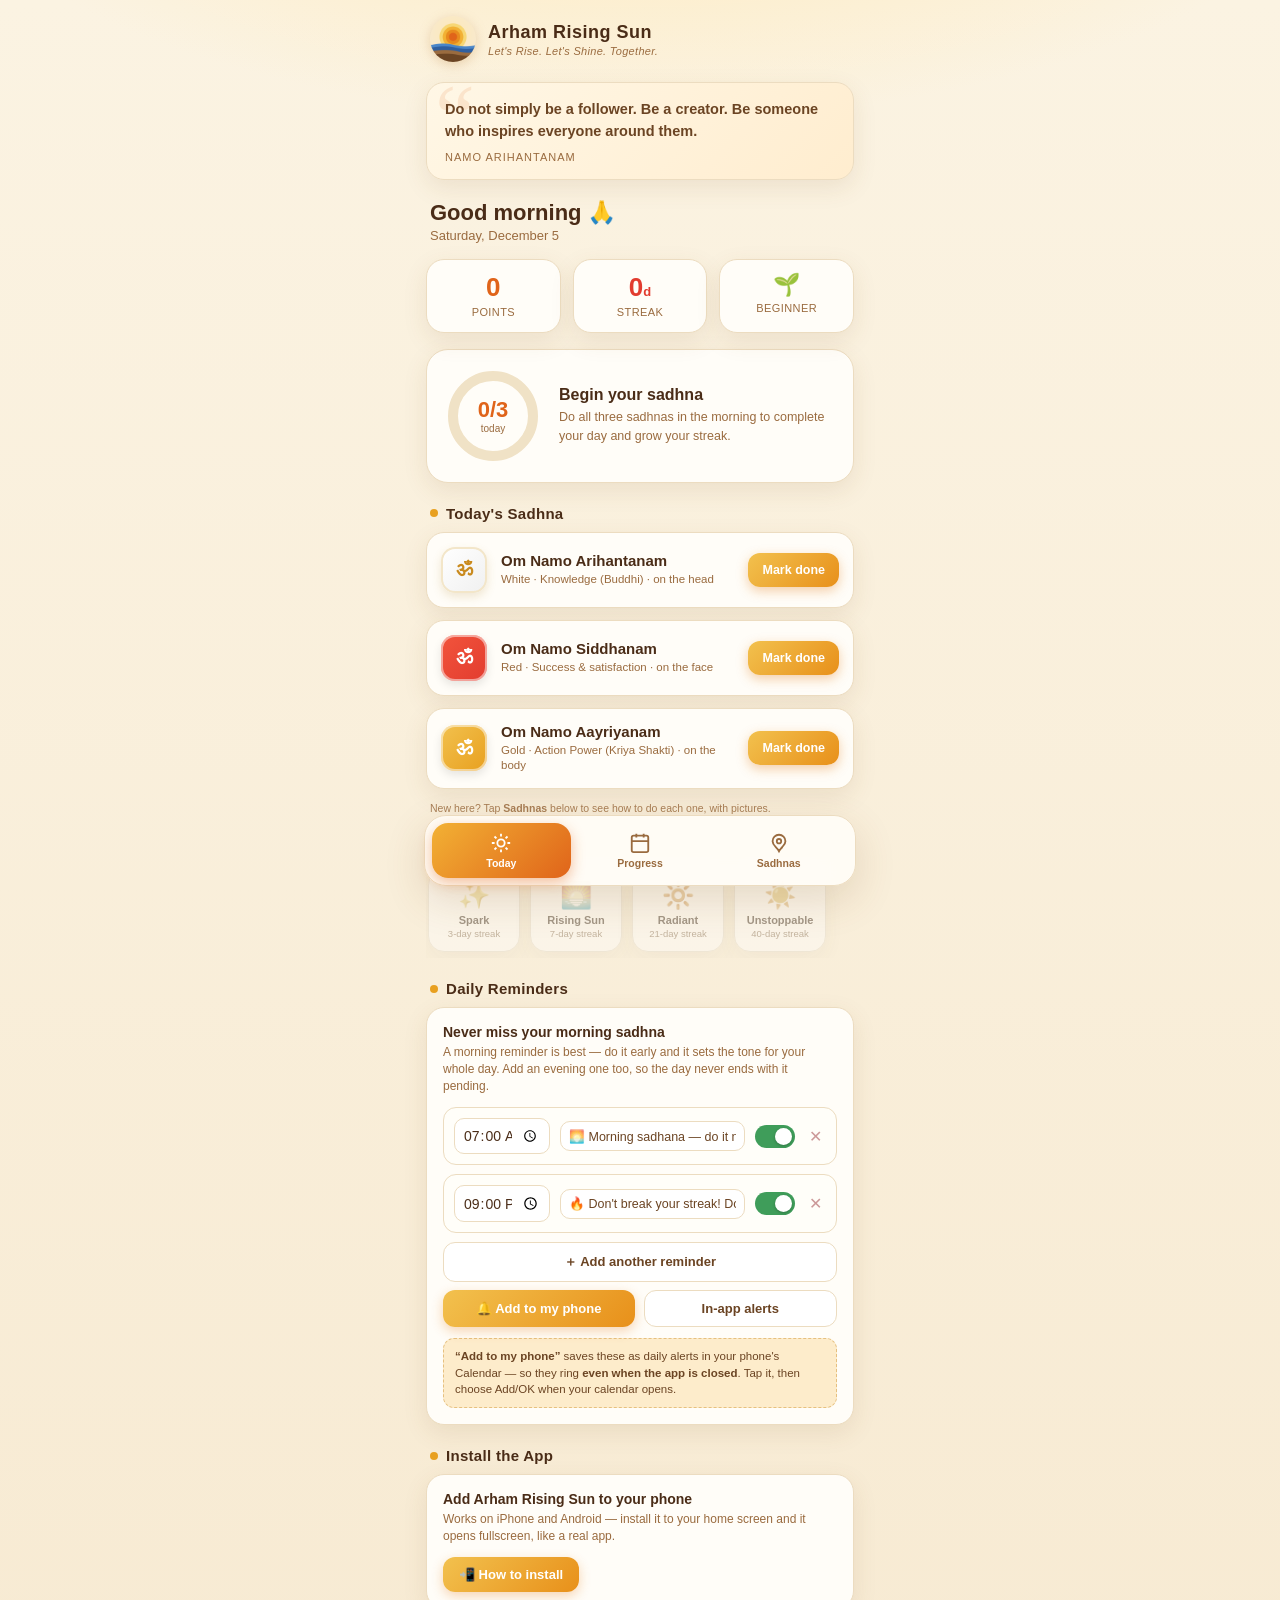
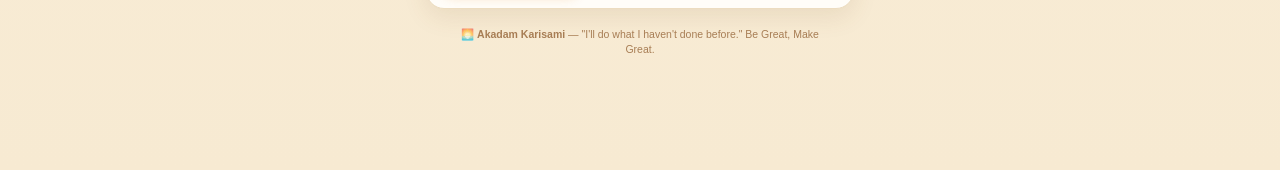
<file: av/index.html>
<!DOCTYPE html>
<html lang="en">
<head>
<meta charset="UTF-8">
<meta name="viewport" content="width=device-width, initial-scale=1.0, maximum-scale=1.0, user-scalable=no, viewport-fit=cover">
<title>Arham Rising Sun</title>
<meta name="theme-color" content="#e0641a">
<meta name="apple-mobile-web-app-capable" content="yes">
<meta name="mobile-web-app-capable" content="yes">
<meta name="apple-mobile-web-app-status-bar-style" content="default">
<meta name="apple-mobile-web-app-title" content="Arham Rising Sun">
<link rel="apple-touch-icon" href="[data-uri]">
<link rel="icon" type="image/png" href="[data-uri]">
<style>
  :root{
    --cream:#fbf3e2;--card:#fffdf8;--brown:#4a2c17;--brown2:#6b4423;--tan:#9a6b3f;
    --gold:#e8a020;--gold-soft:#f2c14e;--orange:#e0641a;--red:#e23c2f;--green:#3f9d5a;
    --line:#ecdcc0;--shadow:0 8px 24px rgba(120,74,25,.10);--shadow-lg:0 14px 40px rgba(120,74,25,.16);
  }
  *{box-sizing:border-box;-webkit-tap-highlight-color:transparent;}
  html,body{margin:0;padding:0;}
  body{font-family:-apple-system,BlinkMacSystemFont,"Segoe UI",Roboto,"Helvetica Neue",Arial,sans-serif;
    background:radial-gradient(1200px 500px at 50% -180px,#ffe9b8 0%,rgba(255,233,184,0) 60%),linear-gradient(180deg,#fbf3e2 0%,#f7ead2 100%);
    color:var(--brown);min-height:100vh;-webkit-font-smoothing:antialiased;}
  .app{max-width:460px;margin:0 auto;padding:0 0 104px;position:relative;min-height:100vh;}
  .topbar{padding:calc(16px + env(safe-area-inset-top)) 20px 6px;display:flex;align-items:center;gap:12px;}
  .logo{width:46px;height:46px;flex:none;border-radius:50%;filter:drop-shadow(0 3px 6px rgba(180,110,30,.25));}
  .brand h1{font-size:18px;margin:0;letter-spacing:.5px;font-weight:800;}
  .brand p{margin:2px 0 0;font-size:11px;color:var(--tan);font-style:italic;letter-spacing:.3px;}
  .quote{margin:14px 16px 4px;padding:16px 18px;border-radius:18px;background:linear-gradient(135deg,#fff7e6,#ffedcf);border:1px solid var(--line);box-shadow:var(--shadow);position:relative;overflow:hidden;}
  .quote:before{content:"\201C";position:absolute;top:-18px;left:8px;font-size:90px;color:rgba(224,100,26,.12);font-family:Georgia,serif;}
  .quote .q{font-size:14.5px;line-height:1.5;font-weight:600;color:var(--brown2);position:relative;}
  .quote .qs{margin-top:8px;font-size:11px;color:var(--tan);text-transform:uppercase;letter-spacing:1px;}
  section{padding:0 16px;}
  .tab-pane{display:none;animation:fade .35s ease;}
  .tab-pane.active{display:block;}
  @keyframes fade{from{opacity:0;transform:translateY(6px);}to{opacity:1;transform:none;}}
  .greet{padding:16px 20px 2px;}
  .greet h2{margin:0;font-size:22px;font-weight:800;}
  .greet .date{color:var(--tan);font-size:13px;margin-top:2px;}
  .stat-row{display:flex;gap:12px;margin:14px 16px 2px;}
  .stat{flex:1;background:var(--card);border-radius:18px;padding:14px;text-align:center;border:1px solid var(--line);box-shadow:var(--shadow);}
  .stat .n{font-size:26px;font-weight:800;color:var(--orange);line-height:1;}
  .stat .n small{font-size:13px;}
  .stat .l{font-size:11px;color:var(--tan);margin-top:6px;letter-spacing:.4px;text-transform:uppercase;}
  .stat.streak .n{color:var(--red);}
  .stat.badge-stat .n{font-size:22px;}
  .ring-card{margin:16px;background:var(--card);border-radius:22px;border:1px solid var(--line);box-shadow:var(--shadow);padding:18px;display:flex;align-items:center;gap:18px;}
  .ring{width:96px;height:96px;flex:none;position:relative;}
  .ring svg{transform:rotate(-90deg);}
  .ring .rc{font-size:22px;font-weight:800;color:var(--orange);}
  .ring .rl{font-size:10px;color:var(--tan);}
  .ring .ctr{position:absolute;inset:0;display:flex;flex-direction:column;align-items:center;justify-content:center;}
  .ring-txt h3{margin:0 0 4px;font-size:16px;}
  .ring-txt p{margin:0;font-size:12.5px;color:var(--tan);line-height:1.45;}
  h3.sec{margin:22px 4px 10px;font-size:15px;letter-spacing:.3px;display:flex;align-items:center;gap:8px;}
  h3.sec .dot{width:8px;height:8px;border-radius:50%;background:var(--gold);}
  .sadhna{background:var(--card);border-radius:18px;border:1px solid var(--line);box-shadow:var(--shadow);padding:14px;margin-bottom:12px;display:flex;align-items:center;gap:14px;}
  .sadhna.done{background:linear-gradient(135deg,#f1faf1,#e9f6ea);border-color:#cfe9d3;}
  .swatch{width:46px;height:46px;border-radius:14px;flex:none;display:flex;align-items:center;justify-content:center;font-weight:800;font-size:20px;box-shadow:inset 0 0 0 2px rgba(255,255,255,.5),0 4px 10px rgba(0,0,0,.10);}
  .sw-white{background:linear-gradient(135deg,#ffffff,#f0f0f0);color:#c98a1e;box-shadow:inset 0 0 0 2px #f3e6c9,0 4px 10px rgba(180,140,60,.2);}
  .sw-red{background:linear-gradient(135deg,#f2543c,#e23c2f);color:#fff;}
  .sw-gold{background:linear-gradient(135deg,#f2c14e,#e8a020);color:#fff;}
  .sinfo{flex:1;min-width:0;}
  .sinfo h4{margin:0;font-size:15px;font-weight:700;}
  .sinfo p{margin:3px 0 0;font-size:11.5px;color:var(--tan);line-height:1.35;}
  .sinfo .tstamp{color:var(--green);font-weight:600;font-size:11.5px;margin-top:4px;display:none;}
  .sadhna.done .tstamp{display:block;}
  .btn-do{flex:none;border:none;cursor:pointer;font-weight:700;font-size:12.5px;padding:10px 14px;border-radius:12px;background:linear-gradient(135deg,#f2c14e,#e8901a);color:#fff;box-shadow:0 4px 12px rgba(224,120,20,.35);transition:transform .12s ease;}
  .btn-do:active{transform:scale(.94);}
  .sadhna.done .btn-do{background:#dff1e1;color:var(--green);box-shadow:none;}
  .badges{display:flex;gap:10px;overflow-x:auto;padding:4px 2px 6px;-webkit-overflow-scrolling:touch;}
  .badge{flex:none;width:92px;background:var(--card);border:1px solid var(--line);border-radius:16px;padding:12px 8px;text-align:center;box-shadow:var(--shadow);position:relative;}
  .badge.locked{opacity:.45;filter:grayscale(.5);}
  .badge .em{font-size:26px;line-height:1;}
  .badge .bn{font-size:11px;font-weight:700;margin-top:6px;}
  .badge .bd{font-size:9.5px;color:var(--tan);margin-top:2px;}
  .badge.earned:after{content:"\2713";position:absolute;top:6px;right:8px;color:var(--green);font-weight:800;font-size:12px;}
  .card{background:var(--card);border:1px solid var(--line);border-radius:18px;padding:16px;box-shadow:var(--shadow);}
  .card h4{margin:0 0 4px;font-size:14px;}
  .card p{margin:0 0 12px;font-size:12px;color:var(--tan);line-height:1.4;}
  .btn2{border:none;cursor:pointer;background:linear-gradient(135deg,#f2c14e,#e8901a);color:#fff;font-weight:700;padding:10px 16px;border-radius:12px;font-size:13px;box-shadow:0 4px 12px rgba(224,120,20,.3);}
  .btn2:active{transform:scale(.96);}
  .btn2.ghost{background:#fff;color:var(--brown2);border:1px solid var(--line);box-shadow:none;}
  .btn2[disabled]{opacity:.5;pointer-events:none;filter:grayscale(.3);}
  /* reminders */
  .remitem{display:flex;align-items:center;gap:10px;padding:10px;border:1px solid var(--line);border-radius:13px;margin-bottom:9px;background:#fffef9;}
  .remitem.off{opacity:.55;}
  .remitem input[type=time]{font-size:14px;padding:7px 8px;border-radius:10px;border:1px solid var(--line);background:#fff;color:var(--brown);font-family:inherit;width:96px;flex:none;}
  .remitem .remlbl{flex:1;min-width:0;font-size:12.5px;padding:7px 8px;border-radius:10px;border:1px solid var(--line);background:#fff;color:var(--brown2);font-family:inherit;}
  .sw{position:relative;width:40px;height:23px;flex:none;display:inline-block;}
  .sw input{opacity:0;width:0;height:0;}
  .sw span{position:absolute;inset:0;background:#e2d3b0;border-radius:20px;transition:.2s;}
  .sw span:before{content:"";position:absolute;width:17px;height:17px;left:3px;top:3px;background:#fff;border-radius:50%;transition:.2s;box-shadow:0 1px 3px rgba(0,0,0,.25);}
  .sw input:checked + span{background:var(--green);}
  .sw input:checked + span:before{transform:translateX(17px);}
  .remdel{border:none;background:none;color:#c99;font-size:16px;cursor:pointer;flex:none;padding:4px;}
  .rrow2{display:flex;gap:9px;margin-top:4px;}
  .rrow2 .btn2{flex:1;}
  .rnote{margin-top:11px;font-size:11.5px;color:var(--brown2);background:#fdeccb;border:1px dashed #e6c07f;border-radius:11px;padding:9px 11px;line-height:1.45;}
  .instr{margin-top:12px;font-size:12.5px;color:var(--brown2);line-height:1.5;display:none;}
  .instr.show{display:block;}
  .instr .pf{display:inline-block;margin:8px 8px 0 0;font-weight:700;font-size:11px;padding:3px 10px;border-radius:20px;background:#fdeccb;color:var(--brown2);}
  /* progress / calendar */
  .mstats{display:flex;gap:10px;margin:6px 0 14px;}
  .mstats .mb{flex:1;background:var(--card);border:1px solid var(--line);border-radius:15px;padding:11px 6px;text-align:center;box-shadow:var(--shadow);}
  .mstats .mb .n{font-size:20px;font-weight:800;}
  .mstats .mb.done .n{color:var(--green);}.mstats .mb.sh .n{color:var(--gold);}.mstats .mb.miss .n{color:#c9584c;}
  .mstats .mb .l{font-size:10px;color:var(--tan);margin-top:3px;text-transform:uppercase;letter-spacing:.3px;}
  .calwrap{background:var(--card);border:1px solid var(--line);border-radius:18px;padding:14px;box-shadow:var(--shadow);}
  .calhead,.calgrid{display:grid;grid-template-columns:repeat(7,1fr);gap:6px;}
  .calhead{margin-bottom:8px;}
  .calhead span{text-align:center;font-size:10px;font-weight:700;color:var(--tan);}
  .cell{aspect-ratio:1;border-radius:11px;display:flex;flex-direction:column;align-items:center;justify-content:center;font-size:11px;font-weight:700;background:#f8efdd;color:var(--brown2);position:relative;}
  .cell.empty{background:transparent;}
  .cell.future{background:#f8efdd;color:#c3ab84;}
  .cell.done{background:linear-gradient(135deg,#d6f0d8,#c2e8c6);color:#2f7d45;}
  .cell.done .ic{color:#3f9d5a;}
  .cell.shield{background:linear-gradient(135deg,#fde7c2,#f8d98f);color:#9a6b1a;}
  .cell.miss{background:#fbe0dc;color:#c0564a;}
  .cell.today{outline:2.5px solid var(--orange);outline-offset:1px;}
  .cell .ic{font-size:12px;line-height:1;margin-top:1px;}
  .callegend{display:flex;flex-wrap:wrap;gap:12px;margin-top:12px;justify-content:center;font-size:10.5px;color:var(--tan);}
  .callegend span{display:inline-flex;align-items:center;gap:5px;}
  .callegend i{width:13px;height:13px;border-radius:5px;display:inline-block;font-style:normal;font-size:11px;text-align:center;line-height:13px;}
  .callegend i.done{background:#c2e8c6;}.callegend i.shield{background:#f8d98f;}.callegend i.miss{background:#fbe0dc;}.callegend i.today{background:#fff;outline:2px solid var(--orange);}
  .shieldcard{background:var(--card);border:1px solid var(--line);border-radius:18px;padding:16px;box-shadow:var(--shadow);}
  .shieldtop{display:flex;gap:14px;align-items:center;margin-bottom:12px;}
  .shieldbig{font-size:30px;font-weight:800;color:var(--gold);flex:none;}
  .shieldinfo{font-size:12px;color:var(--tan);line-height:1.45;}
  .shieldinfo b{color:var(--brown2);}
  .shieldnote{margin-top:10px;font-size:12px;font-weight:600;color:var(--brown2);}
  /* sadhna guide */
  .intro{background:linear-gradient(135deg,#fff7e6,#ffedcf);border:1px solid var(--line);border-radius:18px;padding:16px;box-shadow:var(--shadow);margin-bottom:8px;font-size:13px;line-height:1.5;color:var(--brown2);}
  .intro b{color:var(--brown);}
  .guide{background:var(--card);border:1px solid var(--line);border-radius:20px;box-shadow:var(--shadow);padding:16px;margin-bottom:14px;overflow:hidden;}
  .ghead{display:flex;align-items:center;gap:11px;margin-bottom:10px;}
  .gdot{width:34px;height:34px;border-radius:50%;flex:none;box-shadow:inset 0 0 0 2px rgba(0,0,0,.05),0 2px 6px rgba(0,0,0,.12);}
  .gd-white{background:radial-gradient(circle at 35% 30%,#fff,#eee);border:1px solid #e2d3b0;}
  .gd-red{background:radial-gradient(circle at 35% 30%,#f2543c,#d5261a);}
  .gd-gold{background:radial-gradient(circle at 35% 30%,#f7d067,#e0941a);}
  .ghead h3{margin:0;font-size:16.5px;font-weight:800;}
  .ghead p{margin:1px 0 0;font-size:11px;color:var(--tan);}
  .chips{display:flex;flex-wrap:wrap;gap:6px;margin-bottom:12px;}
  .chip{font-size:10.5px;font-weight:700;padding:4px 10px;border-radius:20px;background:#f7ecd6;color:var(--brown2);letter-spacing:.2px;}
  .figwrap{background:#fffdf7;border:1px dashed #e6c98a;border-radius:14px;padding:8px 6px 4px;margin-bottom:12px;text-align:center;}
  .figwrap svg{max-width:100%;height:auto;}
  .figcap{font-size:10.5px;color:var(--tan);margin:2px 0 6px;font-style:italic;}
  .steps{margin:0;padding-left:4px;list-style:none;counter-reset:s;}
  .steps li{position:relative;padding:0 0 10px 30px;font-size:12.5px;line-height:1.5;color:var(--brown2);counter-increment:s;}
  .steps li:before{content:counter(s);position:absolute;left:0;top:0;width:20px;height:20px;border-radius:50%;background:var(--gold-soft);color:#5a3a12;font-weight:800;font-size:11px;display:flex;align-items:center;justify-content:center;}
  .mantra{margin-top:10px;padding:10px 12px;border-radius:12px;background:#fbf1dc;font-size:13px;font-weight:700;text-align:center;letter-spacing:.5px;color:var(--brown);}
  .purpose{margin-top:8px;font-size:12px;color:var(--tan);line-height:1.45;}
  .purpose b{color:var(--brown2);}
  .useref{background:var(--card);border:1px solid var(--line);border-radius:18px;box-shadow:var(--shadow);padding:8px 14px;margin-bottom:10px;}
  .urow{display:flex;align-items:center;gap:12px;padding:11px 2px;border-bottom:1px solid var(--line);}
  .urow:last-child{border-bottom:none;}
  .ucol{width:16px;height:16px;border-radius:50%;flex:none;box-shadow:0 2px 5px rgba(0,0,0,.12);}
  .uwhen{flex:1;font-size:13px;font-weight:600;}
  .uman{font-size:12px;font-weight:800;color:var(--brown2);text-align:right;}
  .nav{position:fixed;left:50%;transform:translateX(-50%);bottom:calc(14px + env(safe-area-inset-bottom));width:calc(100% - 28px);max-width:432px;background:rgba(255,253,248,.92);backdrop-filter:blur(12px);border:1px solid var(--line);border-radius:22px;box-shadow:var(--shadow-lg);display:flex;padding:7px;z-index:20;}
  .nav button{flex:1;border:none;background:none;cursor:pointer;padding:9px 4px;border-radius:16px;display:flex;flex-direction:column;align-items:center;gap:3px;color:var(--tan);font-family:inherit;font-size:10.5px;font-weight:600;transition:all .18s ease;}
  .nav button svg{width:22px;height:22px;stroke:currentColor;fill:none;stroke-width:2;}
  .nav button.on{color:#fff;background:linear-gradient(135deg,#f2b134,#e0641a);box-shadow:0 5px 14px rgba(224,100,26,.4);}
  .toast{position:fixed;left:50%;bottom:96px;transform:translateX(-50%) translateY(20px);background:var(--brown);color:#fff;padding:11px 18px;border-radius:14px;font-size:13px;font-weight:600;box-shadow:var(--shadow-lg);opacity:0;pointer-events:none;transition:all .3s ease;z-index:40;max-width:88%;text-align:center;}
  .toast.show{opacity:1;transform:translateX(-50%) translateY(0);}
  .footnote{text-align:center;font-size:10.5px;color:var(--tan);opacity:.85;margin:18px 20px 8px;line-height:1.5;}
</style>
</head>
<body>
<div class="app">
  <div class="topbar">
    <img class="logo" src="[data-uri]" alt="Arham Rising Sun">
    <div class="brand"><h1>Arham Rising Sun</h1><p>Let's Rise. Let's Shine. Together.</p></div>
  </div>
  <div class="quote"><div class="q" id="quoteText">Loading…</div><div class="qs" id="quoteSrc">Arham Rising Sun</div></div>

  <!-- ============ TODAY ============ -->
  <div class="tab-pane active" id="tab-today">
    <div class="greet"><h2 id="greeting">Jai Arham 🙏</h2><div class="date" id="todayDate"></div></div>
    <div class="stat-row">
      <div class="stat"><div class="n" id="ptsVal">0</div><div class="l">Points</div></div>
      <div class="stat streak"><div class="n" id="streakVal">0<small>d</small></div><div class="l">Streak</div></div>
      <div class="stat badge-stat"><div class="n" id="badgeEmoji">🌱</div><div class="l" id="badgeName">Beginner</div></div>
    </div>
    <div class="ring-card">
      <div class="ring">
        <svg width="96" height="96" viewBox="0 0 96 96"><circle cx="48" cy="48" r="40" fill="none" stroke="#f0e2c6" stroke-width="10"/><circle id="ringFill" cx="48" cy="48" r="40" fill="none" stroke="#e0641a" stroke-width="10" stroke-linecap="round" stroke-dasharray="251.2" stroke-dashoffset="251.2"/></svg>
        <div class="ctr"><div class="rc"><span id="ringCount">0</span>/3</div><div class="rl">today</div></div>
      </div>
      <div class="ring-txt"><h3 id="ringTitle">Begin your sadhna</h3><p id="ringMsg">Do all three sadhnas in the morning to complete your day and grow your streak.</p></div>
    </div>
    <section>
      <h3 class="sec"><span class="dot"></span>Today's Sadhna</h3>
      <div id="sadhnaList"></div>
      <p class="footnote" style="text-align:left;margin:4px 4px 0;">New here? Tap <b>Sadhnas</b> below to see how to do each one, with pictures.</p>

      <h3 class="sec"><span class="dot"></span>Your Rewards</h3>
      <div class="badges" id="badgeShelf"></div>

      <h3 class="sec"><span class="dot"></span>Daily Reminders</h3>
      <div class="card">
        <h4>Never miss your morning sadhna</h4>
        <p>A morning reminder is best — do it early and it sets the tone for your whole day. Add an evening one too, so the day never ends with it pending.</p>
        <div id="remList"></div>
        <button class="btn2 ghost" onclick="addRem()" style="width:100%;margin-bottom:4px;">＋ Add another reminder</button>
        <div class="rrow2">
          <button class="btn2" onclick="exportReminders()">🔔 Add to my phone</button>
          <button class="btn2 ghost" onclick="enableAlerts()">In-app alerts</button>
        </div>
        <div class="rnote"><b>“Add to my phone”</b> saves these as daily alerts in your phone's Calendar — so they ring <b>even when the app is closed</b>. Tap it, then choose Add/OK when your calendar opens.</div>
      </div>

      <h3 class="sec"><span class="dot"></span>Install the App</h3>
      <div class="card">
        <h4>Add Arham Rising Sun to your phone</h4>
        <p>Works on iPhone and Android — install it to your home screen and it opens fullscreen, like a real app.</p>
        <button class="btn2" onclick="document.getElementById('installInstr').classList.toggle('show')">📲 How to install</button>
        <div class="instr" id="installInstr">
          <span class="pf">On iPhone</span> Open in <b>Safari</b>, tap <b>Share</b> ⬆️, then <b>Add to Home Screen</b>.<br>
          <span class="pf">On Android</span> Open in <b>Chrome</b>, tap <b>⋮</b>, then <b>Add to Home screen / Install app</b>.
        </div>
      </div>
      <p class="footnote">🌅 <b>Akadam Karisami</b> — "I'll do what I haven't done before." Be Great, Make Great.</p>
    </section>
  </div>

  <!-- ============ PROGRESS ============ -->
  <div class="tab-pane" id="tab-progress">
    <div class="greet"><h2>Your Progress</h2><div class="date" id="monthLabel"></div></div>
    <section>
      <div class="mstats" id="mStats"></div>
      <div class="calwrap">
        <div class="calhead"><span>S</span><span>M</span><span>T</span><span>W</span><span>T</span><span>F</span><span>S</span></div>
        <div class="calgrid" id="calGrid"></div>
        <div class="callegend">
          <span><i class="done"></i>Done</span><span><i class="shield">🛡</i>Shield</span><span><i class="miss"></i>Missed</span><span><i class="today"></i>Today</span>
        </div>
      </div>
      <h3 class="sec"><span class="dot"></span>Streak Shields</h3>
      <div class="shieldcard">
        <div class="shieldtop">
          <div class="shieldbig">🛡️<span id="shieldCount">0</span></div>
          <div class="shieldinfo">A shield protects your streak on a day you miss. <b>Max 2 a month</b> — it's a safety net, not a habit. Miss a day with no shield and your streak <b>and points reset to 0</b>.</div>
        </div>
        <button class="btn2" id="buyBtn" onclick="buyShield()" style="width:100%;">Buy a Shield · 100 pts</button>
        <div class="shieldnote" id="shieldNote"></div>
      </div>
      <p class="footnote">Do your sadhana in the <b>morning</b> — it applies to your whole day. ☀️</p>
    </section>
  </div>

  <!-- ============ SADHNAS ============ -->
  <div class="tab-pane" id="tab-sadhnas">
    <div class="greet"><h2>The Sadhnas</h2><div class="date">How to do each one 🌄</div></div>
    <section>
      <div class="intro">Before you begin, sit straight, close your eyes and visualise the <b>bright white light of Tirthankar Paramatma</b>. Practised with faith and devotion, sadhana becomes <b>aradhana</b> — and what you truly believe in, happens.</div>
      <div id="guideList"></div>
      <h3 class="sec"><span class="dot"></span>Which one, when?</h3>
      <div class="useref">
        <div class="urow"><span class="ucol" style="background:#fff;border:1px solid #e2d3b0"></span><div class="uwhen">🧠 When your brain isn't working</div><div class="uman">Arihantanam</div></div>
        <div class="urow"><span class="ucol" style="background:#e23c2f"></span><div class="uwhen">💪 When your confidence is low</div><div class="uman">Siddhanam</div></div>
        <div class="urow"><span class="ucol" style="background:#e8a020"></span><div class="uwhen">🔋 When you feel weak or tired</div><div class="uman">Aayriyanam</div></div>
      </div>
      <p class="footnote">Focus on the mantra — and switch on the power of the sadhana. ☀️</p>
    </section>
  </div>

  <div class="nav">
    <button class="on" data-tab="today" onclick="go('today',this)">
      <svg viewBox="0 0 24 24"><circle cx="12" cy="12" r="4"/><path d="M12 2v3M12 19v3M2 12h3M19 12h3M4.9 4.9l2.1 2.1M17 17l2.1 2.1M19.1 4.9L17 7M7 17l-2.1 2.1"/></svg>Today
    </button>
    <button data-tab="progress" onclick="go('progress',this)">
      <svg viewBox="0 0 24 24"><rect x="3" y="4" width="18" height="18" rx="2"/><path d="M16 2v4M8 2v4M3 10h18"/></svg>Progress
    </button>
    <button data-tab="sadhnas" onclick="go('sadhnas',this)">
      <svg viewBox="0 0 24 24"><path d="M12 3a7 7 0 0 0-7 7c0 3 2 5 3.5 6.5S11 19 12 21c1-2 2.5-3 3.5-4.5S19 13 19 10a7 7 0 0 0-7-7z"/><circle cx="12" cy="10" r="2.4"/></svg>Sadhnas
    </button>
  </div>
</div>
<div class="toast" id="toast"></div>

<script>
/* ============ DATA ============ */
const QUOTES=[
 {q:"Nothing is impossible — the word 'impossible' itself has 'I'm Possible' in it.",s:"Akadam Karisami"},
 {q:"If you want to be confident, make a new version of yourself.",s:"Arham Rising Sun"},
 {q:"Do not simply be a follower. Be a creator. Be someone who inspires everyone around them.",s:"Namo Arihantanam"},
 {q:"My Actions, My Faith, My Dreams are Rising.",s:"The Rising Sun"},
 {q:"Game changers are the ones who practically implement — not those who only listen.",s:"Arham Rising Sun"},
 {q:"To do something new is to rise beyond ordinary living and be great.",s:"Arham Rising Sun"},
 {q:"With Akadam Karisami you become a rising sun — strong, radiant, and unstoppable.",s:"Akadam Karisami"},
 {q:"Before doing any task, carry one thought only: I will do it successfully, no matter what.",s:"Namo Siddhanam"},
 {q:"When you become the best version of yourself, your life becomes a light for others.",s:"Arham Rising Sun"},
 {q:"Strong faith transforms Sadhana into Aradhana — and what you truly believe in, happens.",s:"Arham Rising Sun"},
 {q:"Be Great, Make Great.",s:"Arham Rising Sun"},
];
const SADHNAS=[
 {id:"arihant",name:"Om Namo Arihantanam",sub:"White · Knowledge (Buddhi) · on the head",cls:"sw-white",pts:10},
 {id:"siddha", name:"Om Namo Siddhanam", sub:"Red · Success & satisfaction · on the face",cls:"sw-red",pts:10},
 {id:"aayriya",name:"Om Namo Aayriyanam",sub:"Gold · Action Power (Kriya Shakti) · on the body",cls:"sw-gold",pts:10},
];
const BADGES=[{em:"✨",n:"Spark",d:"3-day streak",need:3},{em:"🌅",n:"Rising Sun",d:"7-day streak",need:7},{em:"🔆",n:"Radiant",d:"21-day streak",need:21},{em:"☀️",n:"Unstoppable",d:"40-day streak",need:40}];
const SHIELD_COST=100, SHIELD_MONTH_CAP=2;

/* ---- SVG figures ---- */
function pt(x,y,l,fill,tc){return `<circle cx="${x}" cy="${y}" r="12" fill="${fill}" stroke="#00000018"/><text x="${x}" y="${y+3.5}" text-anchor="middle" font-size="9.5" font-weight="800" fill="${tc}">${l}</text>`;}
function figHead(){return `
<svg viewBox="0 0 210 220" width="230" role="img" aria-label="Head diagram">
 <text x="105" y="12" text-anchor="middle" font-size="9" fill="#9a6b3f" font-weight="700">BACK</text>
 <text x="105" y="216" text-anchor="middle" font-size="9" fill="#9a6b3f" font-weight="700">FRONT</text>
 <ellipse cx="105" cy="112" rx="72" ry="86" fill="#fff" stroke="#c9a86f" stroke-width="1.5"/>
 <g stroke="#d9b878" stroke-width="1.2"><line x1="105" y1="28" x2="105" y2="196"/><line x1="35" y1="112" x2="175" y2="112"/><line x1="55" y1="55" x2="155" y2="169"/><line x1="155" y1="55" x2="55" y2="169"/></g>
 ${[pt(105,30,"Om","#fffdf5","#8a5a12"),pt(46,58,"Nam","#fffdf5","#8a5a12"),pt(164,58,"Ri","#fffdf5","#8a5a12"),pt(24,112,"A","#fffdf5","#8a5a12"),pt(186,112,"Na","#fffdf5","#8a5a12"),pt(46,166,"Ta","#fffdf5","#8a5a12"),pt(164,166,"Hun","#fffdf5","#8a5a12"),pt(105,194,"Mo","#fffdf5","#8a5a12")].join('')}
 <text x="12" y="40" font-size="8.5" fill="#9a6b3f" font-weight="700">RIGHT</text>
 <text x="176" y="40" font-size="8.5" fill="#9a6b3f" font-weight="700">LEFT</text>
</svg>`;}
function figFace(){return `
<svg viewBox="0 0 210 225" width="215" role="img" aria-label="Face diagram">
 <ellipse cx="105" cy="115" rx="66" ry="86" fill="#fff" stroke="#e0a99f" stroke-width="1.5"/>
 <path d="M78 96 q10 -7 20 0 M112 96 q10 -7 20 0" fill="none" stroke="#e7c7c1" stroke-width="1.3"/>
 <path d="M100 112 q5 12 -4 18" fill="none" stroke="#e7c7c1" stroke-width="1.3"/>
 <path d="M88 158 q17 9 34 0" fill="none" stroke="#e7c7c1" stroke-width="1.3"/>
 <g stroke="#eeb7af" stroke-width="1.1"><line x1="105" y1="34" x2="105" y2="196"/><line x1="40" y1="112" x2="170" y2="112"/><line x1="55" y1="62" x2="155" y2="162"/><line x1="155" y1="62" x2="55" y2="162"/></g>
 ${[["Om",105,32],["Nam",52,64],["Vva",158,64],["Sa",30,112],["Na",180,112],["Ddha",56,160],["Si",154,160],["Mo",105,196]].map(a=>`<circle cx="${a[1]}" cy="${a[2]}" r="12.5" fill="#fff5f3" stroke="#e23c2f" stroke-width="1.4"/><text x="${a[1]}" y="${a[2]+3.5}" text-anchor="middle" font-size="9" font-weight="800" fill="#d5261a">${a[0]}</text>`).join('')}
 <text x="12" y="42" font-size="8.5" fill="#b06a60" font-weight="700">RIGHT</text>
 <text x="178" y="42" font-size="8.5" fill="#b06a60" font-weight="700">LEFT</text>
</svg>`;}
function figBody(){const dot=(x,y,l)=>`<circle cx="${x}" cy="${y}" r="12" fill="#fff7e6" stroke="#e8a020" stroke-width="1.5"/><text x="${x}" y="${y+3.5}" text-anchor="middle" font-size="9" font-weight="800" fill="#b5760f">${l}</text>`;
 return `
<svg viewBox="0 0 210 275" width="205" role="img" aria-label="Body diagram">
 <circle cx="105" cy="34" r="16" fill="#fffdf7" stroke="#cdb488" stroke-width="1.5"/>
 <path d="M82 74 Q105 64 128 74 L120 150 Q105 156 90 150 Z" fill="#fffdf7" stroke="#cdb488" stroke-width="1.5"/>
 <line x1="86" y1="76" x2="70" y2="150" stroke="#cdb488" stroke-width="1.5"/><line x1="124" y1="76" x2="140" y2="150" stroke="#cdb488" stroke-width="1.5"/>
 <line x1="95" y1="150" x2="88" y2="252" stroke="#cdb488" stroke-width="1.5"/><line x1="115" y1="150" x2="122" y2="252" stroke="#cdb488" stroke-width="1.5"/>
 <text x="40" y="128" font-size="8.5" fill="#9a6b3f" font-weight="700">RIGHT</text><text x="164" y="128" font-size="8.5" fill="#9a6b3f" font-weight="700">LEFT</text>
 ${dot(82,76,"Om")}${dot(128,76,"Na")}${dot(76,150,"Mo")}${dot(134,150,"Aa")}${dot(86,196,"Y")}${dot(124,196,"Ri")}${dot(86,250,"Ya")}${dot(124,250,"Nam")}
 <text x="105" y="270" text-anchor="middle" font-size="8.5" fill="#9a6b3f" font-weight="700">shoulders → hands · hips · knees · feet</text>
</svg>`;}
const GUIDE=[
 {id:"arihant",name:"Om Namo Arihantanam",gd:"gd-white",chips:["White light","Knowledge · Buddhi","On the head"],fig:figHead,figcap:"Top view of the head — place each syllable on its point",
  steps:["Sit straight, close your eyes and feel your head. If you can't feel it, gently rub your hands over your head.","Draw a line front-to-back, then left-to-right — making a vertical and a horizontal line across your head.","On the 8 points, place the syllables in bright white, following the diagram.","Chant, see and feel the letters together. Think of what you can and can't do — and resolve to do it.","Repeat 3 times before studies or any important work."],
  mantra:"ॐ  Om · Na · Mo · A · Ri · Hun · Ta · Nam",purpose:"Connects you to the Tirthankar Bhagwan, sharpens the brain and makes life better. <b>Use when your brain isn't working.</b>"},
 {id:"siddha",name:"Om Namo Siddhanam",gd:"gd-red",chips:["Bright red · rising sun","Success & satisfaction","On the face"],fig:figFace,figcap:"Front view of the face — visualise the syllables in red",
  steps:["Inhale and hold your breath — do this sadhna only while holding your breath.","Visualise the syllables on your face in bright red (the colour of the rising sun), following the diagram.","Do it before starting any task or work.","Carry one thought only: “I will complete this successfully, no matter what.” Don't leave any work incomplete."],
  mantra:"ॐ  Om · Na · Mo · Sa · Vva · Si · Ddha · Nam",purpose:"Makes sure you get success and feel satisfaction in whatever you do. <b>Use when your confidence is low.</b>"},
 {id:"aayriya",name:"Om Namo Aayriyanam",gd:"gd-gold",chips:["Golden yellow","Action Power · Kriya Shakti","On the body"],fig:figBody,figcap:"Front view of the body — place the syllables on 8 points",
  steps:["Visualise the syllables on your body in bright golden-yellow, on the 8 points shown.","Let Om and Na flow from each shoulder down through the whole hand.","At first, keep your hand on each area to feel the energy. With practice, visualise it without touching — anytime, anywhere.","Do it in the morning, and whenever you feel tired or weak."],
  mantra:"ॐ  Om · Na · Mo · Aa · Y · Ri · Ya · Nam",purpose:"Awakens your Action Power — heals immunity, energizes the nervous system and builds strength in your muscles. <b>Use when you feel weak or tired.</b>"},
];

/* ============ STORE — persistent & date-aware ============ */
const LS_KEY="ars_rising_sun_v2";
let mem=null;
function defaults(){return {points:0,shields:0,days:{},shieldUse:{},lastSettled:null,startDate:null,
 reminders:[
   {id:"m",label:"🌅 Morning sadhana — do it now, it sets your day",time:"07:00",enabled:true},
   {id:"e",label:"🔥 Don't break your streak! Do today's sadhana",time:"21:00",enabled:true}
 ]};}
function loadStore(){try{const r=localStorage.getItem(LS_KEY);if(r)return Object.assign(defaults(),JSON.parse(r));}catch(e){}return mem||defaults();}
let store=loadStore();
function saveStore(){mem=store;try{localStorage.setItem(LS_KEY,JSON.stringify(store));}catch(e){}}
function dkey(d){return d.getFullYear()+"-"+String(d.getMonth()+1).padStart(2,'0')+"-"+String(d.getDate()).padStart(2,'0');}
function mkey(d){return d.getFullYear()+"-"+String(d.getMonth()+1).padStart(2,'0');}
function addDays(d,n){const x=new Date(d);x.setDate(x.getDate()+n);return x;}
function parseKey(k){const p=k.split('-');return new Date(+p[0],+p[1]-1,+p[2]);}
function todayRec(){const k=dkey(new Date());if(!store.days[k])store.days[k]={arihant:false,siddha:false,aayriya:false,times:{}};return store.days[k];}
function isComplete(r){return !!(r&&r.arihant&&r.siddha&&r.aayriya);}
function counts(r){return !!(r&&(isComplete(r)||r.shielded));}

/* Settle past days: apply shields to misses, else break (reset points+shields). */
function settle(){
 const today=new Date(); const tk=dkey(today);
 if(!store.startDate) store.startDate=tk;
 let broke=false, used=0;
 let cur = store.lastSettled ? addDays(parseKey(store.lastSettled),1) : parseKey(store.startDate);
 const startD=parseKey(store.startDate); if(cur<startD)cur=startD;
 const yest=addDays(today,-1);
 let guard=0;
 while(dkey(cur)<=dkey(yest) && guard++<400){
   const k=dkey(cur), rec=store.days[k];
   if(!isComplete(rec)){
     const mk=mkey(cur), u=store.shieldUse[mk]||0;
     if(store.shields>0 && u<SHIELD_MONTH_CAP){
       store.shields--; store.shieldUse[mk]=u+1; used++;
       store.days[k]=Object.assign(rec||{arihant:false,siddha:false,aayriya:false,times:{}},{shielded:true});
     } else {
       if(store.points>0||store.shields>0)broke=true;
       store.points=0; store.shields=0;
     }
   }
   cur=addDays(cur,1);
 }
 store.lastSettled=dkey(yest);
 saveStore();
 return {broke,used};
}
function streakNow(){let n=0;let d=new Date();if(!counts(store.days[dkey(d)]))d=addDays(d,-1);let g=0;while(counts(store.days[dkey(d)])&&g++<2000){n++;d=addDays(d,-1);}return n;}

/* ============ RENDER ============ */
const $=id=>document.getElementById(id);
const ICON=document.querySelector('link[rel="icon"]').href;
function initQuote(){const day=Math.floor(Date.now()/86400000);const q=QUOTES[day%QUOTES.length];$("quoteText").textContent=q.q;$("quoteSrc").textContent=q.s;}
function initDate(){const n=new Date();$("todayDate").textContent=n.toLocaleDateString(undefined,{weekday:'long',month:'long',day:'numeric'});const h=n.getHours();$("greeting").textContent=(h<12?"Good morning":h<17?"Good afternoon":"Good evening")+" 🙏";}
function currentBadge(){const st=streakNow();let b={em:"🌱",n:"Beginner"};for(const bd of BADGES){if(st>=bd.need)b={em:bd.em,n:bd.n};}return b;}
function renderStats(){$("ptsVal").textContent=store.points;$("streakVal").innerHTML=streakNow()+"<small>d</small>";const b=currentBadge();$("badgeEmoji").textContent=b.em;$("badgeName").textContent=b.n;}
function doneCount(){const r=todayRec();return SADHNAS.filter(s=>r[s.id]).length;}
function renderRing(){const c=doneCount(),C=251.2;$("ringFill").style.strokeDashoffset=C-C*(c/3);$("ringCount").textContent=c;
 const t=[["Begin your sadhna","Do all three sadhnas in the morning to complete your day and grow your streak."],["You've begun 🌱","Beautiful start. Two more to complete today's practice."],["Almost there 🌤️","One more sadhna and your day is complete!"],["Day complete! ☀️","You rose today. Streak secured — see you tomorrow, rising sun."]];
 $("ringTitle").textContent=t[c][0];$("ringMsg").textContent=t[c][1];}
function renderSadhnas(){const r=todayRec();const w=$("sadhnaList");w.innerHTML="";SADHNAS.forEach(s=>{const done=r[s.id];const el=document.createElement('div');el.className="sadhna"+(done?" done":"");
 el.innerHTML=`<div class="swatch ${s.cls}">ॐ</div><div class="sinfo"><h4>${s.name}</h4><p>${s.sub}</p><div class="tstamp">✓ Completed at ${done?((r.times&&r.times[s.id])||''):''}</div></div><button class="btn-do" onclick="toggle('${s.id}')">${done?'✓ Done':'Mark done'}</button>`;w.appendChild(el);});}
function renderBadges(){const st=streakNow();const sh=$("badgeShelf");sh.innerHTML="";BADGES.forEach(b=>{const e=st>=b.need;const el=document.createElement('div');el.className="badge "+(e?"earned":"locked");el.innerHTML=`<div class="em">${b.em}</div><div class="bn">${b.n}</div><div class="bd">${b.d}</div>`;sh.appendChild(el);});}
function renderGuide(){const g=$("guideList");g.innerHTML="";GUIDE.forEach(x=>{const el=document.createElement('div');el.className="guide";
 el.innerHTML=`<div class="ghead"><div class="gdot ${x.gd}"></div><div><h3>${x.name}</h3><p>Quick reference · follow along</p></div></div>
 <div class="chips">${x.chips.map(c=>`<span class="chip">${c}</span>`).join('')}</div>
 <div class="figwrap">${x.fig()}<div class="figcap">${x.figcap}</div></div>
 <ol class="steps">${x.steps.map(s=>`<li>${s}</li>`).join('')}</ol>
 <div class="mantra">${x.mantra}</div><div class="purpose">${x.purpose}</div>`;g.appendChild(el);});}

/* reminders */
function fmt12(t){const[h,m]=t.split(':');let hh=+h;const ap=hh>=12?'PM':'AM';hh=hh%12||12;return hh+':'+m+' '+ap;}
function renderReminders(){const w=$("remList");w.innerHTML="";store.reminders.forEach(r=>{const el=document.createElement('div');el.className="remitem"+(r.enabled?"":" off");
 el.innerHTML=`<input type="time" value="${r.time}" onchange="setRemTime('${r.id}',this.value)">
  <input class="remlbl" value="${r.label.replace(/"/g,'&quot;')}" onchange="setRemLabel('${r.id}',this.value)">
  <label class="sw"><input type="checkbox" ${r.enabled?'checked':''} onchange="toggleRem('${r.id}')"><span></span></label>
  <button class="remdel" onclick="delRem('${r.id}')" title="Remove">✕</button>`;w.appendChild(el);});}
function setRemTime(id,v){const r=store.reminders.find(x=>x.id===id);if(r){r.time=v;saveStore();armNotifs();}}
function setRemLabel(id,v){const r=store.reminders.find(x=>x.id===id);if(r){r.label=v;saveStore();}}
function toggleRem(id){const r=store.reminders.find(x=>x.id===id);if(r){r.enabled=!r.enabled;saveStore();renderReminders();armNotifs();}}
function delRem(id){store.reminders=store.reminders.filter(x=>x.id!==id);saveStore();renderReminders();armNotifs();}
function addRem(){store.reminders.push({id:'r'+Date.now(),label:"Sadhana reminder",time:"12:00",enabled:true});saveStore();renderReminders();}
function icsFor(){const now=new Date();const dt=`${now.getFullYear()}${String(now.getMonth()+1).padStart(2,'0')}${String(now.getDate()).padStart(2,'0')}`;
 let o=["BEGIN:VCALENDAR","VERSION:2.0","PRODID:-//Arham Rising Sun//EN","CALSCALE:GREGORIAN"];
 store.reminders.filter(r=>r.enabled).forEach((r,i)=>{const[h,m]=r.time.split(':');const start=`${dt}T${h}${m}00`;
  o.push("BEGIN:VEVENT",`UID:ars-${i}-${start}@risingsun`,`DTSTART:${start}`,"RRULE:FREQ=DAILY",`SUMMARY:${r.label}`,"BEGIN:VALARM","ACTION:DISPLAY","TRIGGER:PT0S",`DESCRIPTION:${r.label}`,"END:VALARM","END:VEVENT");});
 o.push("END:VCALENDAR");return o.join("\r\n");}
function exportReminders(){if(!store.reminders.some(r=>r.enabled)){toast("Turn on a reminder first");return;}
 const blob=new Blob([icsFor()],{type:'text/calendar'});const url=URL.createObjectURL(blob);const a=document.createElement('a');a.href=url;a.download='rising-sun-reminders.ics';document.body.appendChild(a);a.click();a.remove();setTimeout(()=>URL.revokeObjectURL(url),4000);toast("📅 Opening your calendar — tap Add / OK");}
let notifTimers=[];
function armNotifs(){notifTimers.forEach(t=>clearTimeout(t));notifTimers=[];if(!("Notification"in window)||Notification.permission!=="granted")return;const now=new Date();
 store.reminders.filter(r=>r.enabled).forEach(r=>{const[h,m]=r.time.split(':');const t=new Date();t.setHours(+h,+m,0,0);if(t>now){notifTimers.push(setTimeout(()=>{try{new Notification("Arham Rising Sun 🌅",{body:r.label,icon:ICON});}catch(e){}},t-now));}});}
function enableAlerts(){if(!("Notification"in window)){toast("Alerts not supported here — use Add to my phone");return;}
 Notification.requestPermission().then(p=>{if(p==="granted"){armNotifs();try{new Notification("Arham Rising Sun 🌅",{body:"In-app reminders are on. For alerts when the app is closed, tap ‘Add to my phone’.",icon:ICON});}catch(e){}toast("🔔 In-app alerts on");}else{toast("Allow notifications to enable");}});}

/* progress / calendar */
function renderProgress(){const now=new Date();const y=now.getFullYear(),mo=now.getMonth();
 $("monthLabel").textContent=now.toLocaleDateString(undefined,{month:'long',year:'numeric'});
 const dim=new Date(y,mo+1,0).getDate();const first=new Date(y,mo,1).getDay();
 const g=$("calGrid");g.innerHTML="";let done=0,sh=0,miss=0;
 for(let i=0;i<first;i++){const c=document.createElement('div');c.className="cell empty";g.appendChild(c);}
 for(let d=1;d<=dim;d++){const date=new Date(y,mo,d);const k=dkey(date);const rec=store.days[k];const c=document.createElement('div');
  let cls="cell",ic="";const isToday=k===dkey(now);const isFuture=date>now&&!isToday;
  const preStart=store.startDate&&k<store.startDate;
  if(isFuture||preStart){cls+=" future";}
  else if(isComplete(rec)){cls+=" done";ic='<span class="ic">✅</span>';done++;}
  else if(rec&&rec.shielded){cls+=" shield";ic='<span class="ic">🛡</span>';sh++;}
  else if(isToday){/* neutral until done */}
  else{cls+=" miss";ic='<span class="ic">✕</span>';miss++;}
  if(isToday)cls+=" today";
  c.className=cls;c.innerHTML=`<span>${d}</span>${ic}`;g.appendChild(c);}
 $("mStats").innerHTML=`<div class="mb done"><div class="n">${done}</div><div class="l">Done</div></div><div class="mb sh"><div class="n">${sh}</div><div class="l">Shielded</div></div><div class="mb miss"><div class="n">${miss}</div><div class="l">Missed</div></div>`;
 $("shieldCount").textContent=" "+store.shields;
 const usedThis=store.shieldUse[mkey(now)]||0;const left=SHIELD_MONTH_CAP-usedThis;
 const btn=$("buyBtn");
 if(left<=0){btn.disabled=true;btn.textContent="Monthly shield limit reached";}
 else if(store.points<SHIELD_COST){btn.disabled=true;btn.textContent=`Buy a Shield · need ${SHIELD_COST} pts`;}
 else{btn.disabled=false;btn.textContent=`Buy a Shield · ${SHIELD_COST} pts`;}
 $("shieldNote").textContent=`This month: ${usedThis}/${SHIELD_MONTH_CAP} shields used · you can still use ${Math.max(0,left)} more.`;}

/* ============ INTERACTION ============ */
function nowTime(){return new Date().toLocaleTimeString(undefined,{hour:'numeric',minute:'2-digit'});}
function toggle(id){const r=todayRec();if(r[id])return;r[id]=true;r.times=r.times||{};r.times[id]=nowTime();const s=SADHNAS.find(x=>x.id===id);store.points+=s.pts;let msg=`+${s.pts} points · ${s.name.replace('Om Namo ','')} ✓`;
 if(isComplete(r)){store.points+=20;r.finish=nowTime();msg=`🌅 Day complete! +20 bonus · ${streakNow()}-day streak!`;}
 saveStore();renderAll();toast(msg);if(navigator.vibrate)navigator.vibrate(30);}
function buyShield(){const now=new Date();const usedThis=store.shieldUse[mkey(now)]||0;
 if(usedThis+store.shields>=SHIELD_MONTH_CAP){toast("🛡️ Shield limit for this month reached");return;}
 if(store.points<SHIELD_COST){toast(`Need ${SHIELD_COST} points`);return;}
 store.points-=SHIELD_COST;store.shields++;saveStore();renderStats();renderProgress();toast("🛡️ Shield ready — it'll cover one missed day");}
let toastTimer;function toast(m){const t=$("toast");t.textContent=m;t.classList.add('show');clearTimeout(toastTimer);toastTimer=setTimeout(()=>t.classList.remove('show'),2400);}
function go(tab,btn){document.querySelectorAll('.tab-pane').forEach(p=>p.classList.remove('active'));$("tab-"+tab).classList.add('active');document.querySelectorAll('.nav button').forEach(b=>b.classList.remove('on'));btn.classList.add('on');if(tab==='progress')renderProgress();window.scrollTo({top:0,behavior:'smooth'});}
function renderAll(){renderStats();renderRing();renderSadhnas();renderBadges();renderProgress();}

/* PWA manifest */
(function(){try{const mani={name:"Arham Rising Sun",short_name:"Rising Sun",description:"Daily sadhana companion",start_url:".",display:"standalone",background_color:"#fbf3e2",theme_color:"#e0641a",icons:[{src:ICON,sizes:"512x512",type:"image/png",purpose:"any maskable"}]};const blob=new Blob([JSON.stringify(mani)],{type:'application/manifest+json'});const l=document.createElement('link');l.rel='manifest';l.href=URL.createObjectURL(blob);document.head.appendChild(l);}catch(e){}})();

/* INIT */
const settled=settle();
initQuote();initDate();renderGuide();renderReminders();renderAll();armNotifs();
if(settled.broke)setTimeout(()=>toast("A new sunrise 🌅 — streak reset. Begin again today."),600);
else if(settled.used)setTimeout(()=>toast("🛡️ A shield protected your streak."),600);
</script>
</body>
</html>
</file>
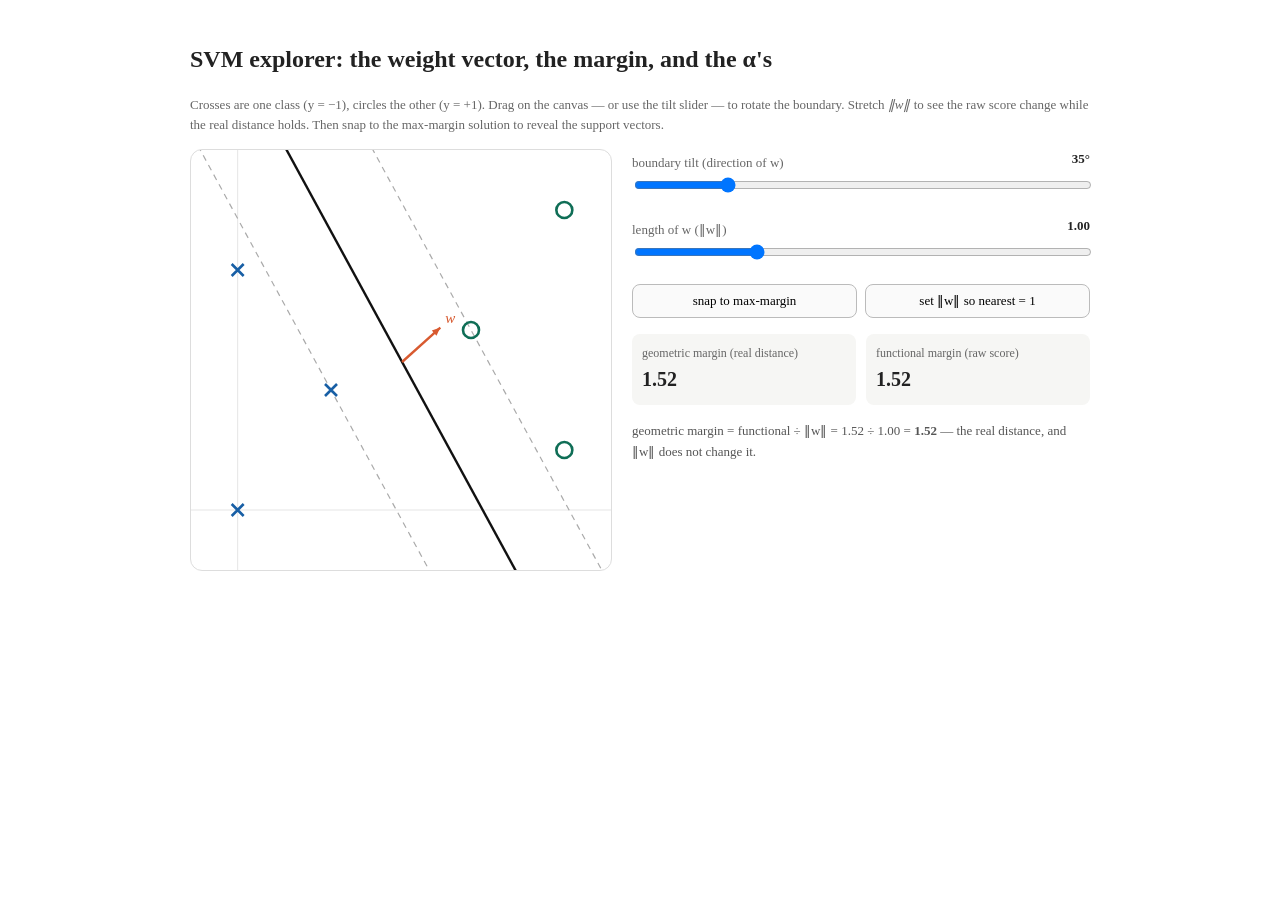
<file: svm-explorer/index.html>
<!DOCTYPE html>
<html lang="en">
<head>
<meta charset="utf-8">
<meta name="viewport" content="width=device-width, initial-scale=1">
<title>SVM Explorer — margins, w, and the kernel of it all</title>
<style>
  body{font-family:Georgia,'Times New Roman',serif;max-width:900px;margin:0 auto;padding:24px;color:#222;background:#fff;line-height:1.6;}
  h1{font-size:24px;font-weight:600;}
  .wrap{display:flex;gap:20px;flex-wrap:wrap;align-items:flex-start;}
  canvas{border:1px solid #ddd;border-radius:12px;background:#fff;touch-action:none;}
  .panel{flex:1;min-width:260px;display:flex;flex-direction:column;gap:16px;}
  .row label{font-size:13px;color:#666;}
  .row .out{float:right;color:#222;font-weight:600;}
  input[type=range]{width:100%;}
  button{padding:8px 12px;border:1px solid #bbb;background:#fafafa;border-radius:8px;cursor:pointer;font-family:inherit;font-size:13px;}
  button:hover{background:#f0f0f0;}
  .cards{display:grid;grid-template-columns:1fr 1fr;gap:10px;}
  .card{background:#f6f6f4;border-radius:8px;padding:10px;}
  .card .k{font-size:12px;color:#666;}
  .card .val{font-size:20px;font-weight:600;}
  #msg{font-size:13px;color:#555;line-height:1.6;}
  .legend{font-size:13px;color:#666;margin-top:6px;}
</style>
</head>
<body>
<h1>SVM explorer: the weight vector, the margin, and the α's</h1>
<p class="legend">Crosses are one class (y = −1), circles the other (y = +1). Drag on the canvas — or use the tilt slider — to rotate the boundary. Stretch <em>‖w‖</em> to see the raw score change while the real distance holds. Then snap to the max-margin solution to reveal the support vectors.</p>

<div class="wrap">
  <canvas id="cv" width="420" height="420"></canvas>
  <div class="panel">
    <div class="row"><label>boundary tilt (direction of w) <span class="out" id="angOut">—</span></label>
      <input type="range" id="ang" min="0" max="180" step="1" value="35"></div>
    <div class="row"><label>length of w (‖w‖) <span class="out" id="lenOut">—</span></label>
      <input type="range" id="len" min="0.3" max="3" step="0.05" value="1"></div>
    <div style="display:flex;gap:8px;flex-wrap:wrap;">
      <button id="snap" style="flex:1;">snap to max-margin</button>
      <button id="pin" style="flex:1;">set ‖w‖ so nearest = 1</button>
    </div>
    <div class="cards">
      <div class="card"><div class="k">geometric margin (real distance)</div><div class="val" id="geo">—</div></div>
      <div class="card"><div class="k">functional margin (raw score)</div><div class="val" id="fun">—</div></div>
    </div>
    <div id="msg"></div>
  </div>
</div>

<script>
(function(){
  var cv=document.getElementById('cv'),ctx=cv.getContext('2d');
  var pts=[{x:2,y:2,l:-1},{x:0,y:0,l:-1},{x:0,y:4,l:-1},{x:5,y:3,l:1},{x:7,y:1,l:1},{x:7,y:5,l:1}];
  var VX0=-1,VX1=8,VY0=-1,VY1=6,W=420,H=420;
  function SX(x){return (x-VX0)/(VX1-VX0)*W;}
  function SY(y){return H-(y-VY0)/(VY1-VY0)*H;}
  var angEl=document.getElementById('ang'),lenEl=document.getElementById('len'),showOpt=false;
  function geo(phi){var nx=Math.cos(phi),ny=Math.sin(phi),posMin=1e9,negMax=-1e9;
    for(var i=0;i<pts.length;i++){var s=nx*pts[i].x+ny*pts[i].y;
      if(pts[i].l>0){if(s<posMin)posMin=s;}else{if(s>negMax)negMax=s;}}
    return{nx:nx,ny:ny,posMin:posMin,negMax:negMax,gap:posMin-negMax,center:(posMin+negMax)/2,M:(posMin-negMax)/2};}
  function best(){var bM=-1,bp=0;for(var d=0;d<=180;d++){var g=geo(d*Math.PI/180);if(g.gap>0&&g.M>bM){bM=g.M;bp=d;}}return bp;}
  function draw(){ctx.clearRect(0,0,W,H);var phi=(+angEl.value)*Math.PI/180,g=geo(phi),len=+lenEl.value,sep=g.gap>0;
    ctx.strokeStyle='#e5e5e5';ctx.lineWidth=1;ctx.beginPath();ctx.moveTo(SX(0),SY(VY0));ctx.lineTo(SX(0),SY(VY1));ctx.moveTo(SX(VX0),SY(0));ctx.lineTo(SX(VX1),SY(0));ctx.stroke();
    if(sep){var tx=-g.ny,ty=g.nx;
      function lineAt(off,st,wd){var px=(g.center+off)*g.nx,py=(g.center+off)*g.ny;ctx.beginPath();ctx.moveTo(SX(px-tx*20),SY(py-ty*20));ctx.lineTo(SX(px+tx*20),SY(py+ty*20));ctx.strokeStyle=st;ctx.lineWidth=wd;ctx.stroke();}
      ctx.setLineDash([6,5]);lineAt(g.M,'#aaa',1.2);lineAt(-g.M,'#aaa',1.2);ctx.setLineDash([]);lineAt(0,'#111',2.4);
      var ax=g.center*g.nx,ay=g.center*g.ny,L=len,ex=ax+g.nx*L,ey=ay+g.ny*L;
      ctx.strokeStyle='#D85A30';ctx.fillStyle='#D85A30';ctx.lineWidth=2.4;ctx.beginPath();ctx.moveTo(SX(ax),SY(ay));ctx.lineTo(SX(ex),SY(ey));ctx.stroke();
      var a=Math.atan2(SY(ey)-SY(ay),SX(ex)-SX(ax));ctx.beginPath();ctx.moveTo(SX(ex),SY(ey));ctx.lineTo(SX(ex)-9*Math.cos(a-0.4),SY(ey)-9*Math.sin(a-0.4));ctx.lineTo(SX(ex)-9*Math.cos(a+0.4),SY(ey)-9*Math.sin(a+0.4));ctx.closePath();ctx.fill();
      ctx.font='italic 15px Georgia';ctx.fillText('w',SX(ex)+5,SY(ey)-5);}
    var sv={};if(sep){for(var i=0;i<pts.length;i++){var s=g.nx*pts[i].x+g.ny*pts[i].y;if(pts[i].l>0&&Math.abs(s-g.posMin)<1e-6)sv[i]=1;if(pts[i].l<0&&Math.abs(s-g.negMax)<1e-6)sv[i]=1;}}
    for(var i=0;i<pts.length;i++){var p=pts[i],X=SX(p.x),Y=SY(p.y);
      if(showOpt&&sv[i]){ctx.beginPath();ctx.arc(X,Y,15,0,7);ctx.strokeStyle='#D85A30';ctx.lineWidth=1.5;ctx.setLineDash([3,3]);ctx.stroke();ctx.setLineDash([]);}
      if(p.l>0){ctx.beginPath();ctx.arc(X,Y,8,0,7);ctx.strokeStyle='#0F6E56';ctx.lineWidth=2.6;ctx.stroke();}
      else{ctx.strokeStyle='#185FA5';ctx.lineWidth=2.6;ctx.beginPath();ctx.moveTo(X-6,Y-6);ctx.lineTo(X+6,Y+6);ctx.moveTo(X-6,Y+6);ctx.lineTo(X+6,Y-6);ctx.stroke();}}
    document.getElementById('angOut').textContent=Math.round(+angEl.value)+'\u00b0';
    document.getElementById('lenOut').textContent=len.toFixed(2);
    var msg=document.getElementById('msg');
    if(sep){document.getElementById('geo').textContent=g.M.toFixed(2);document.getElementById('fun').textContent=(len*g.M).toFixed(2);
      var L=[];L.push('geometric margin = functional \u00f7 \u2016w\u2016 = '+(len*g.M).toFixed(2)+' \u00f7 '+len.toFixed(2)+' = <b>'+g.M.toFixed(2)+'</b> \u2014 the real distance, and \u2016w\u2016 does not change it.');
      if(Math.abs(len*g.M-1)<0.03)L.push('nearest point now sits at functional margin <b>1</b> \u2014 the SVM scaling. Here \u2016w\u2016 = 1/margin = '+(1/g.M).toFixed(2)+'.');
      if(showOpt){var sp=null,sn=null;for(var i=0;i<pts.length;i++){if(sv[i]){if(pts[i].l>0)sp=pts[i];else sn=pts[i];}}
        if(sp&&sn){var d2=(sp.x-sn.x)*(sp.x-sn.x)+(sp.y-sn.y)*(sp.y-sn.y),al=2/d2;
          L.push('<b>max-margin found.</b> The two circled points are the support vectors. \u03b1 = 2/|p\u207a\u2212p\u207b|\u00b2 = <b>'+al.toFixed(2)+'</b> each; the other four points have \u03b1 = 0.');
          L.push('w = \u03b1\u00b7(+1)\u00b7p\u207a + \u03b1\u00b7(\u22121)\u00b7p\u207b = ('+(al*(sp.x-sn.x)).toFixed(2)+', '+(al*(sp.y-sn.y)).toFixed(2)+') \u2014 built only from the support vectors.');}}
      msg.innerHTML=L.join('<br><br>');}
    else{document.getElementById('geo').textContent='\u2014';document.getElementById('fun').textContent='\u2014';msg.innerHTML='At this tilt the classes <b>overlap</b> \u2014 no separating boundary. Rotate until crosses and circles fall on opposite sides.';}}
  angEl.oninput=function(){showOpt=false;draw();};lenEl.oninput=function(){draw();};
  document.getElementById('snap').onclick=function(){angEl.value=best();showOpt=true;draw();};
  document.getElementById('pin').onclick=function(){var g=geo((+angEl.value)*Math.PI/180);if(g.gap>0){lenEl.value=Math.max(0.3,Math.min(3,1/g.M));draw();}};
  var drag=false;cv.addEventListener('pointerdown',function(){drag=true;});window.addEventListener('pointerup',function(){drag=false;});
  cv.addEventListener('pointermove',function(e){if(!drag)return;var r=cv.getBoundingClientRect();var mx=(e.clientX-r.left)/W*(VX1-VX0)+VX0,my=VY1-(e.clientY-r.top)/H*(VY1-VY0);var a=Math.atan2(my-2.5,mx-3.5)*180/Math.PI;if(a<0)a+=180;if(a>180)a-=180;angEl.value=Math.round(a);showOpt=false;draw();});
  draw();
})();
</script>
</body>
</html>
</file>
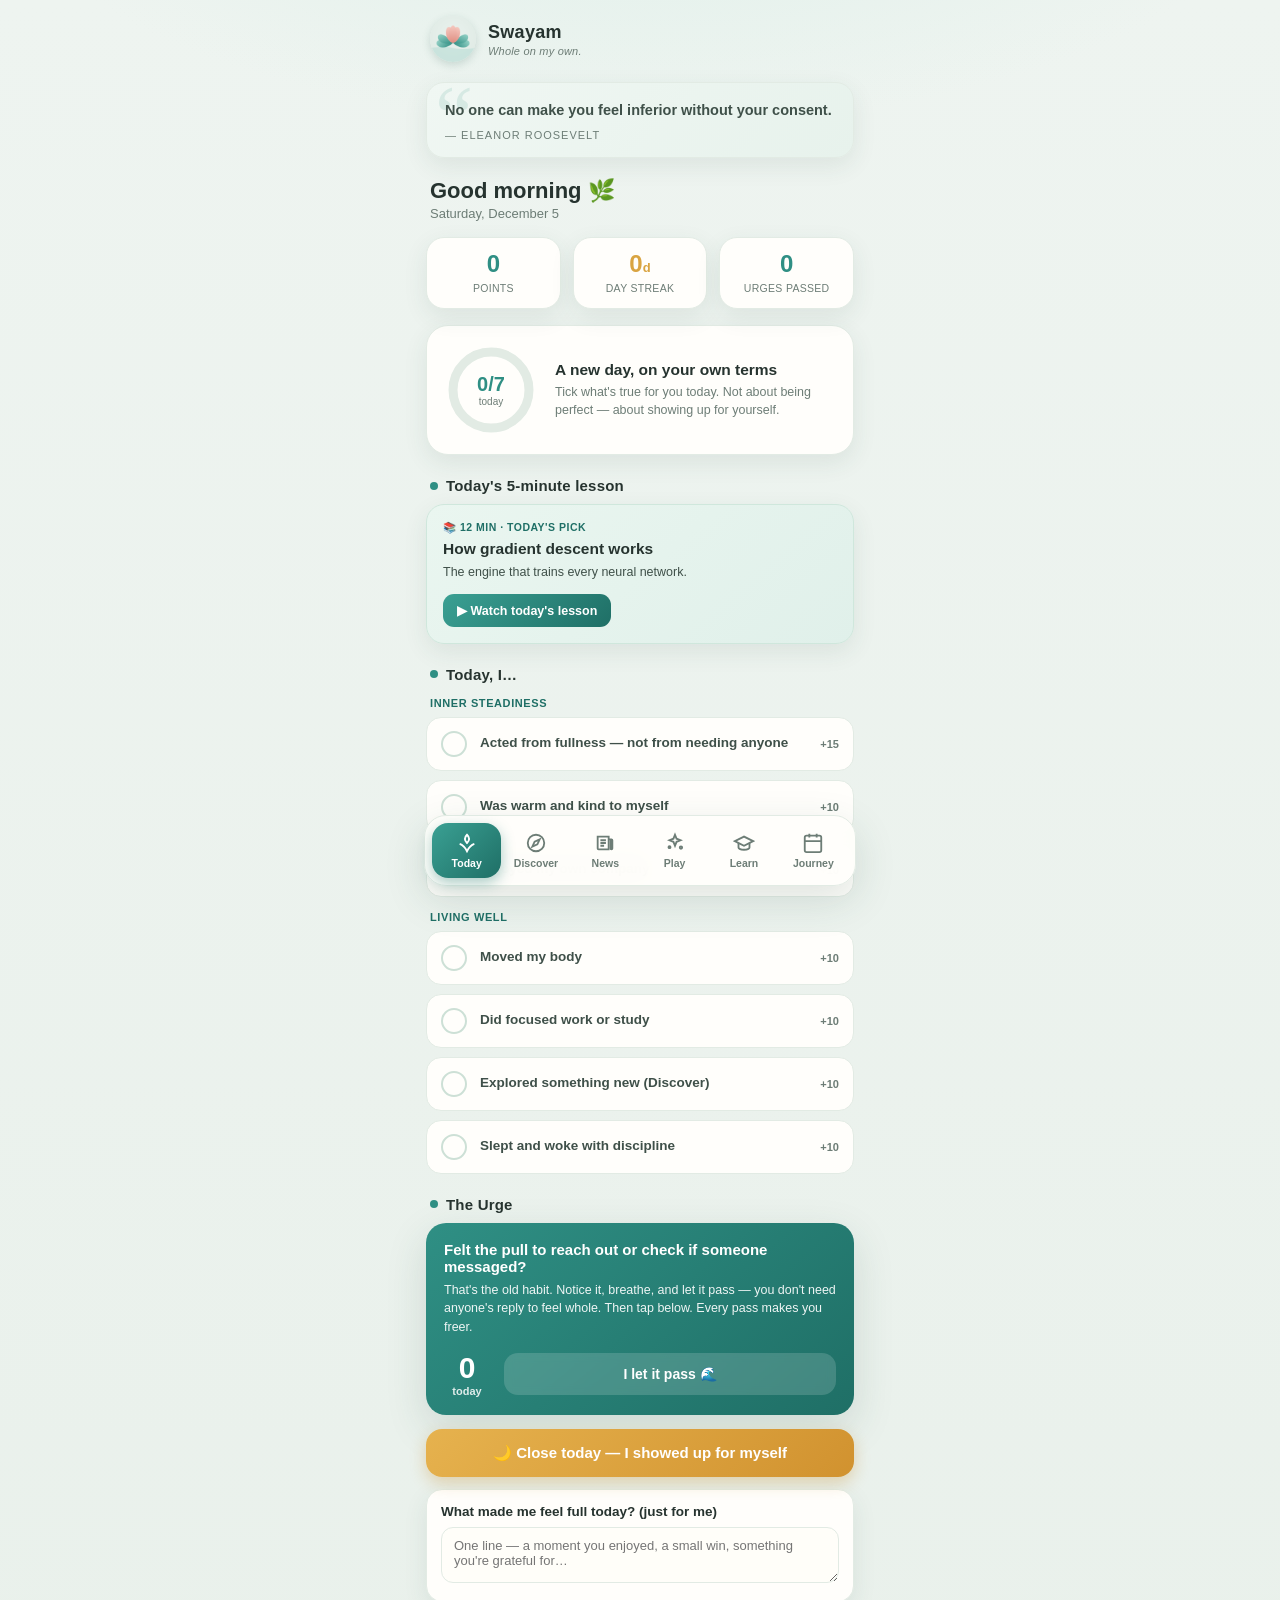
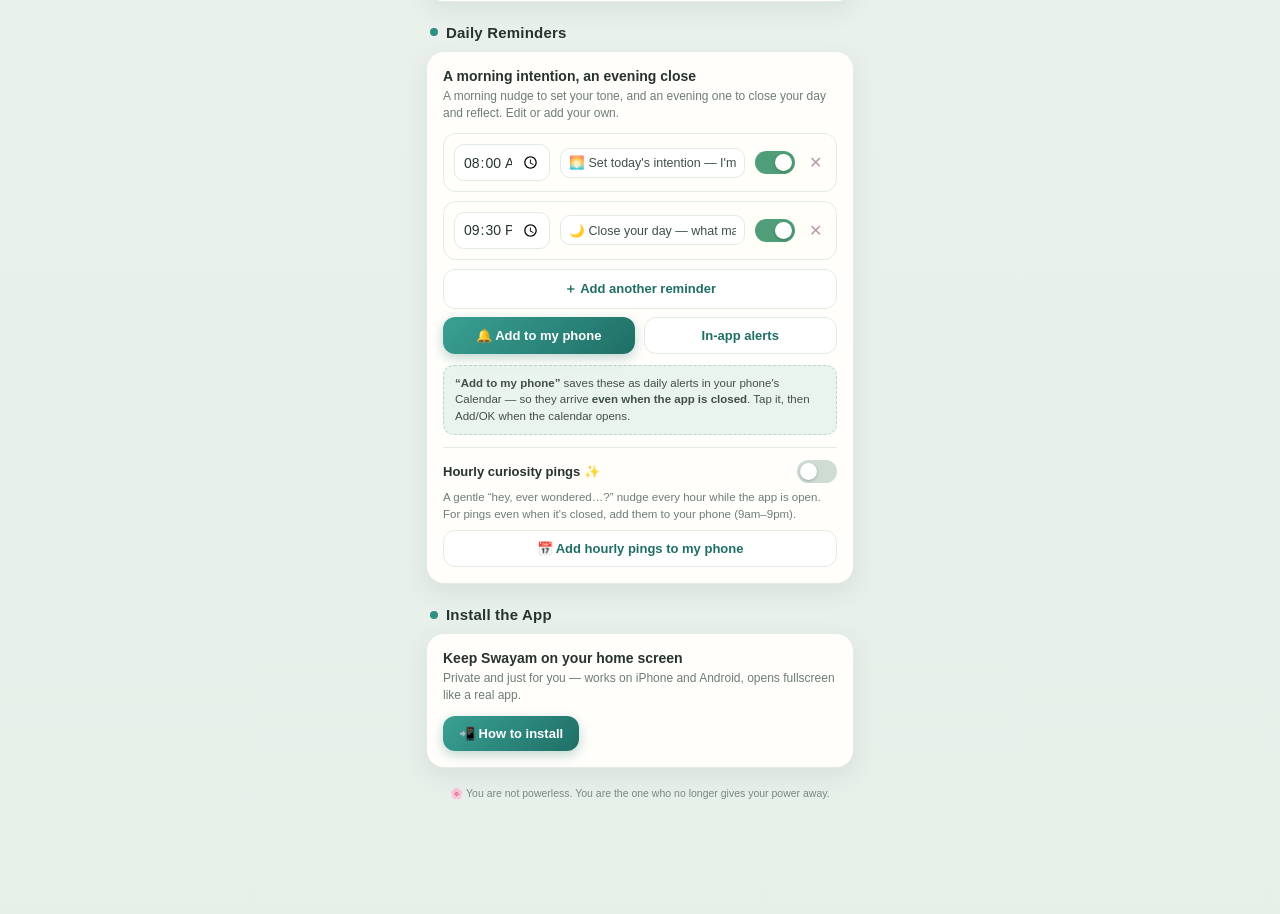
<file: swayam/index.html>
<!DOCTYPE html>
<html lang="en">
<head>
<meta charset="UTF-8">
<meta name="viewport" content="width=device-width, initial-scale=1.0, maximum-scale=1.0, user-scalable=no, viewport-fit=cover">
<title>Swayam — Whole on my own</title>
<meta name="theme-color" content="#2f8f84">
<meta name="apple-mobile-web-app-capable" content="yes">
<meta name="mobile-web-app-capable" content="yes">
<meta name="apple-mobile-web-app-status-bar-style" content="default">
<meta name="apple-mobile-web-app-title" content="Swayam">
<link rel="apple-touch-icon" href="[data-uri]">
<link rel="icon" type="image/png" href="[data-uri]">
<style>
  :root{
    --bg:#eef4f0;--card:#fffefb;--ink:#26332f;--ink2:#3f5049;--muted:#6d7d76;--line:#e2ebe4;
    --teal:#2f8f84;--teal-d:#1f6f66;--gold:#d9a441;--rose:#d98a8a;--green:#4f9e79;
    --shadow:0 8px 24px rgba(40,80,70,.09);--shadow-lg:0 14px 40px rgba(40,80,70,.15);
  }
  *{box-sizing:border-box;-webkit-tap-highlight-color:transparent;}
  html,body{margin:0;padding:0;}
  body{font-family:-apple-system,BlinkMacSystemFont,"Segoe UI",Roboto,"Helvetica Neue",Arial,sans-serif;
    background:radial-gradient(1100px 480px at 50% -160px,#dff0ea 0%,rgba(223,240,234,0) 60%),linear-gradient(180deg,#eef4f0 0%,#e7efe9 100%);
    color:var(--ink);min-height:100vh;-webkit-font-smoothing:antialiased;}
  .app{max-width:460px;margin:0 auto;padding:0 0 104px;position:relative;min-height:100vh;}
  .topbar{padding:calc(16px + env(safe-area-inset-top)) 20px 6px;display:flex;align-items:center;gap:12px;}
  .logo{width:46px;height:46px;flex:none;border-radius:50%;box-shadow:0 3px 8px rgba(40,90,80,.18);}
  .brand h1{font-size:18px;margin:0;letter-spacing:.3px;font-weight:800;}
  .brand p{margin:2px 0 0;font-size:11px;color:var(--muted);font-style:italic;letter-spacing:.2px;}
  .quote{margin:14px 16px 4px;padding:16px 18px;border-radius:18px;background:linear-gradient(135deg,#f0f7f3,#e7f2ec);border:1px solid var(--line);box-shadow:var(--shadow);position:relative;overflow:hidden;}
  .quote:before{content:"\201C";position:absolute;top:-16px;left:8px;font-size:86px;color:rgba(47,143,132,.13);font-family:Georgia,serif;}
  .quote .q{font-size:14.5px;line-height:1.55;font-weight:600;color:var(--ink2);position:relative;}
  .quote .qs{margin-top:8px;font-size:11px;color:var(--muted);text-transform:uppercase;letter-spacing:1px;}
  section{padding:0 16px;}
  .tab-pane{display:none;animation:fade .35s ease;}
  .tab-pane.active{display:block;}
  @keyframes fade{from{opacity:0;transform:translateY(6px);}to{opacity:1;transform:none;}}
  .greet{padding:16px 20px 2px;}
  .greet h2{margin:0;font-size:22px;font-weight:800;}
  .greet .date{color:var(--muted);font-size:13px;margin-top:2px;}
  .stat-row{display:flex;gap:12px;margin:14px 16px 2px;}
  .stat{flex:1;background:var(--card);border-radius:18px;padding:14px;text-align:center;border:1px solid var(--line);box-shadow:var(--shadow);}
  .stat .n{font-size:24px;font-weight:800;color:var(--teal);line-height:1;}
  .stat .n small{font-size:13px;}
  .stat .l{font-size:10.5px;color:var(--muted);margin-top:6px;letter-spacing:.3px;text-transform:uppercase;}
  .stat.streak .n{color:var(--gold);}
  .ring-card{margin:16px;background:var(--card);border-radius:22px;border:1px solid var(--line);box-shadow:var(--shadow);padding:18px;display:flex;align-items:center;gap:18px;}
  .ring{width:92px;height:92px;flex:none;position:relative;}
  .ring svg{transform:rotate(-90deg);}
  .ring .rc{font-size:20px;font-weight:800;color:var(--teal);}
  .ring .rl{font-size:10px;color:var(--muted);}
  .ring .ctr{position:absolute;inset:0;display:flex;flex-direction:column;align-items:center;justify-content:center;}
  .ring-txt h3{margin:0 0 4px;font-size:15.5px;}
  .ring-txt p{margin:0;font-size:12.5px;color:var(--muted);line-height:1.45;}
  h3.sec{margin:22px 4px 10px;font-size:15px;letter-spacing:.2px;display:flex;align-items:center;gap:8px;}
  h3.sec .dot{width:8px;height:8px;border-radius:50%;background:var(--teal);}
  .grp{font-size:11px;font-weight:800;text-transform:uppercase;letter-spacing:.6px;color:var(--teal-d);margin:14px 4px 8px;}
  .item{background:var(--card);border:1px solid var(--line);border-radius:15px;padding:13px 14px;margin-bottom:9px;display:flex;align-items:center;gap:13px;cursor:pointer;transition:background .15s;}
  .item.on{background:linear-gradient(135deg,#eaf6ef,#e2f2e8);border-color:#c7e6d2;}
  .chk{width:26px;height:26px;border-radius:50%;flex:none;border:2px solid #cde0d6;display:flex;align-items:center;justify-content:center;font-size:15px;color:#fff;transition:.15s;}
  .item.on .chk{background:var(--green);border-color:var(--green);}
  .item .it{flex:1;font-size:13.5px;font-weight:600;color:var(--ink2);line-height:1.35;}
  .item .pt{font-size:11px;color:var(--muted);font-weight:700;flex:none;}
  .urge{background:linear-gradient(140deg,#2f8f84,#1f6f66);color:#fff;border-radius:20px;padding:18px;margin-top:6px;box-shadow:var(--shadow-lg);}
  .urge h4{margin:0 0 6px;font-size:15px;}
  .urge p{margin:0 0 14px;font-size:12.5px;line-height:1.5;opacity:.92;}
  .urgebtn{display:flex;align-items:center;gap:14px;}
  .urgebtn button{border:none;cursor:pointer;background:rgba(255,255,255,.16);color:#fff;font-weight:800;font-size:14px;padding:13px 18px;border-radius:14px;flex:1;backdrop-filter:blur(4px);transition:transform .12s;}
  .urgebtn button:active{transform:scale(.96);}
  .urgecount{font-size:30px;font-weight:800;flex:none;min-width:46px;text-align:center;}
  .urgecount small{font-size:11px;font-weight:600;display:block;opacity:.85;}
  .closebtn{width:100%;border:none;cursor:pointer;background:linear-gradient(135deg,#e6b24e,#d1922f);color:#fff;font-weight:800;font-size:15px;padding:15px;border-radius:16px;box-shadow:0 6px 16px rgba(200,140,40,.32);margin-top:14px;transition:transform .12s;}
  .closebtn:active{transform:scale(.98);}
  .closebtn.done{background:#e7f2ea;color:var(--green);box-shadow:none;}
  .reflect{margin-top:12px;background:var(--card);border:1px solid var(--line);border-radius:16px;padding:14px;box-shadow:var(--shadow);}
  .reflect h4{margin:0 0 8px;font-size:13.5px;}
  .reflect textarea{width:100%;border:1px solid var(--line);border-radius:12px;padding:10px 12px;font-family:inherit;font-size:13px;color:var(--ink2);background:#fffef9;resize:vertical;min-height:56px;}
  .card{background:var(--card);border:1px solid var(--line);border-radius:18px;padding:16px;box-shadow:var(--shadow);}
  .card h4{margin:0 0 4px;font-size:14px;}
  .card p{margin:0 0 12px;font-size:12px;color:var(--muted);line-height:1.4;}
  .btn2{border:none;cursor:pointer;background:linear-gradient(135deg,#3aa093,#1f6f66);color:#fff;font-weight:700;padding:10px 16px;border-radius:12px;font-size:13px;box-shadow:0 4px 12px rgba(30,110,100,.28);}
  .btn2:active{transform:scale(.96);}
  .btn2.ghost{background:#fff;color:var(--teal-d);border:1px solid var(--line);box-shadow:none;}
  .btn2[disabled]{opacity:.5;pointer-events:none;}
  /* reminders */
  .remitem{display:flex;align-items:center;gap:10px;padding:10px;border:1px solid var(--line);border-radius:13px;margin-bottom:9px;background:#fffef9;}
  .remitem.off{opacity:.55;}
  .remitem input[type=time]{font-size:14px;padding:7px 8px;border-radius:10px;border:1px solid var(--line);background:#fff;color:var(--ink);font-family:inherit;width:96px;flex:none;}
  .remitem .remlbl{flex:1;min-width:0;font-size:12.5px;padding:7px 8px;border-radius:10px;border:1px solid var(--line);background:#fff;color:var(--ink2);font-family:inherit;}
  .sw{position:relative;width:40px;height:23px;flex:none;display:inline-block;}
  .sw input{opacity:0;width:0;height:0;}
  .sw span{position:absolute;inset:0;background:#cfdcd4;border-radius:20px;transition:.2s;}
  .sw span:before{content:"";position:absolute;width:17px;height:17px;left:3px;top:3px;background:#fff;border-radius:50%;transition:.2s;box-shadow:0 1px 3px rgba(0,0,0,.25);}
  .sw input:checked + span{background:var(--green);}
  .sw input:checked + span:before{transform:translateX(17px);}
  .remdel{border:none;background:none;color:#b9a;font-size:16px;cursor:pointer;flex:none;padding:4px;}
  .rrow2{display:flex;gap:9px;margin-top:4px;}
  .rrow2 .btn2{flex:1;}
  .rnote{margin-top:11px;font-size:11.5px;color:var(--ink2);background:#eaf4ee;border:1px dashed #b6d8c6;border-radius:11px;padding:9px 11px;line-height:1.45;}
  .instr{margin-top:12px;font-size:12.5px;color:var(--ink2);line-height:1.5;display:none;}
  .instr.show{display:block;}
  .instr .pf{display:inline-block;margin:8px 8px 0 0;font-weight:700;font-size:11px;padding:3px 10px;border-radius:20px;background:#eaf4ee;color:var(--teal-d);}
  /* discover */
  .filters{display:flex;gap:8px;overflow-x:auto;padding:4px 2px 10px;-webkit-overflow-scrolling:touch;}
  .filters button{flex:none;border:1px solid var(--line);background:#fff;color:var(--muted);font-weight:700;font-size:12px;padding:7px 14px;border-radius:20px;cursor:pointer;font-family:inherit;}
  .filters button.on{background:linear-gradient(135deg,#3aa093,#1f6f66);color:#fff;border-color:transparent;}
  .feature{background:linear-gradient(140deg,#fff6e6,#fdefd4);border:1px solid #f0dcae;border-radius:20px;padding:18px;box-shadow:var(--shadow);margin-bottom:8px;}
  .feature .tagrow{display:flex;justify-content:space-between;align-items:center;margin-bottom:8px;}
  .feature .ftag{font-size:10.5px;font-weight:800;letter-spacing:.5px;text-transform:uppercase;color:var(--gold);}
  .feature h3{margin:0 0 4px;font-size:19px;font-weight:800;}
  .feature .fwhy{font-size:13px;color:var(--ink2);line-height:1.5;margin-bottom:14px;}
  .feature .frow{display:flex;gap:9px;}
  .feature .frow .btn2{flex:1;text-decoration:none;text-align:center;}
  .vcard{display:flex;gap:12px;background:var(--card);border:1px solid var(--line);border-radius:16px;padding:12px;margin-bottom:10px;box-shadow:var(--shadow);align-items:center;}
  .vico{width:46px;height:46px;border-radius:13px;flex:none;display:flex;align-items:center;justify-content:center;font-size:22px;color:#fff;}
  .vinfo{flex:1;min-width:0;}
  .vinfo h4{margin:0;font-size:13.5px;font-weight:700;}
  .vinfo p{margin:3px 0 0;font-size:11.5px;color:var(--muted);line-height:1.35;}
  .vgo{flex:none;border:none;background:#eef5f0;color:var(--teal-d);font-weight:700;font-size:12px;padding:9px 12px;border-radius:11px;cursor:pointer;text-decoration:none;}
  .vtag{display:inline-block;font-size:9.5px;font-weight:800;text-transform:uppercase;letter-spacing:.4px;color:var(--muted);margin-top:3px;}
  /* journey */
  .mstats{display:flex;flex-wrap:wrap;gap:9px;margin:6px 0 14px;}
  .mstats .mb{flex:1 1 30%;min-width:92px;background:var(--card);border:1px solid var(--line);border-radius:15px;padding:11px 6px;text-align:center;box-shadow:var(--shadow);}
  .mstats .mb .n{font-size:20px;font-weight:800;color:var(--teal);}
  .mstats .mb .l{font-size:10px;color:var(--muted);margin-top:3px;text-transform:uppercase;letter-spacing:.3px;}
  .calwrap{background:var(--card);border:1px solid var(--line);border-radius:18px;padding:14px;box-shadow:var(--shadow);}
  .calhead,.calgrid{display:grid;grid-template-columns:repeat(7,1fr);gap:6px;}
  .calhead{margin-bottom:8px;}
  .calhead span{text-align:center;font-size:10px;font-weight:700;color:var(--muted);}
  .cell{aspect-ratio:1;border-radius:11px;display:flex;flex-direction:column;align-items:center;justify-content:center;font-size:11px;font-weight:700;background:#eef3ef;color:var(--ink2);position:relative;}
  .cell.empty{background:transparent;}
  .cell.future{background:#eef3ef;color:#a9bcb2;}
  .cell.closed{background:linear-gradient(135deg,#cdeddb,#b6e3c8);color:#237a4f;}
  .cell.today{outline:2.5px solid var(--teal);outline-offset:1px;}
  .cell .ic{font-size:11px;line-height:1;margin-top:1px;}
  .callegend{display:flex;gap:16px;margin-top:12px;justify-content:center;font-size:10.5px;color:var(--muted);}
  .callegend span{display:inline-flex;align-items:center;gap:5px;}
  .callegend i{width:13px;height:13px;border-radius:5px;display:inline-block;}
  .callegend i.closed{background:#b6e3c8;}.callegend i.today{background:#fff;outline:2px solid var(--teal);}
  .rlist{margin-top:6px;}
  .rentry{background:var(--card);border:1px solid var(--line);border-radius:14px;padding:12px 14px;margin-bottom:9px;box-shadow:var(--shadow);}
  .rentry .rd{font-size:11px;color:var(--teal-d);font-weight:700;margin-bottom:4px;}
  .rentry .rt{font-size:13px;color:var(--ink2);line-height:1.45;}
  .nav{position:fixed;left:50%;transform:translateX(-50%);bottom:calc(14px + env(safe-area-inset-bottom));width:calc(100% - 28px);max-width:432px;background:rgba(255,254,251,.93);backdrop-filter:blur(12px);border:1px solid var(--line);border-radius:22px;box-shadow:var(--shadow-lg);display:flex;padding:7px;z-index:20;}
  .nav button{flex:1;border:none;background:none;cursor:pointer;padding:9px 4px;border-radius:16px;display:flex;flex-direction:column;align-items:center;gap:3px;color:var(--muted);font-family:inherit;font-size:10.5px;font-weight:600;transition:all .18s ease;}
  .nav button svg{width:22px;height:22px;stroke:currentColor;fill:none;stroke-width:2;}
  .nav button.on{color:#fff;background:linear-gradient(135deg,#3aa093,#1f6f66);box-shadow:0 5px 14px rgba(30,120,110,.38);}
  .toast{position:fixed;left:50%;bottom:96px;transform:translateX(-50%) translateY(20px);background:var(--ink);color:#fff;padding:12px 18px;border-radius:14px;font-size:13px;font-weight:600;box-shadow:var(--shadow-lg);opacity:0;pointer-events:none;transition:all .3s ease;z-index:40;max-width:88%;text-align:center;line-height:1.4;}
  .toast.show{opacity:1;transform:translateX(-50%) translateY(0);}
  .footnote{text-align:center;font-size:10.5px;color:var(--muted);opacity:.9;margin:18px 20px 8px;line-height:1.5;}
  .newscat{font-size:11px;font-weight:800;text-transform:uppercase;letter-spacing:.5px;color:var(--teal-d);margin:16px 4px 8px;}
  .factcard{background:linear-gradient(140deg,#eaf6f0,#e0f0ea);border:1px solid #cfe7dc;border-radius:20px;padding:22px 18px;box-shadow:var(--shadow);text-align:center;}
  .factcard .ft{font-size:16.5px;line-height:1.55;font-weight:600;color:var(--ink);}
  .qq{font-size:15px;font-weight:700;margin-bottom:12px;line-height:1.4;}
  .qtop{display:flex;justify-content:space-between;font-size:12px;color:var(--muted);margin-bottom:10px;font-weight:600;}
  .qopt{display:block;width:100%;text-align:left;border:1px solid var(--line);background:#fff;padding:12px 14px;border-radius:12px;margin-bottom:8px;font-size:13.5px;cursor:pointer;font-family:inherit;color:var(--ink2);transition:.12s;}
  .qopt:active{transform:scale(.99);}
  .qopt.correct{background:#dff1e6;border-color:#a9dcbf;color:#237a4f;font-weight:700;}
  .qopt.wrong{background:#fbe4e0;border-color:#eeb7af;color:#c0564a;}
  .qopt[disabled]{cursor:default;}
  .qwhy{font-size:12.5px;color:var(--ink2);margin:10px 2px 12px;line-height:1.5;background:#f3f8f5;border-radius:10px;padding:10px 12px;}
  .breathe{display:flex;flex-direction:column;align-items:center;padding:16px;}
  .bubble{width:150px;height:150px;border-radius:50%;background:radial-gradient(circle at 40% 35%,#9ad7cb,#2f8f84);transition:transform 4s ease-in-out;transform:scale(.55);box-shadow:0 12px 34px rgba(47,143,132,.32);}
  .bubble.in{transform:scale(1);}
  .bphase{font-size:14.5px;font-weight:700;color:var(--teal-d);height:22px;margin-top:16px;}
  .feedhead{display:flex;justify-content:space-between;align-items:center;}
  .shuffle{border:1px solid var(--line);background:#fff;color:var(--teal-d);font-weight:700;font-size:12px;padding:6px 12px;border-radius:20px;cursor:pointer;font-family:inherit;}
  .feedcard{background:var(--card);border:1px solid var(--line);border-radius:18px;overflow:hidden;box-shadow:var(--shadow);margin-bottom:14px;}
  .feedthumb{height:112px;display:flex;align-items:center;justify-content:center;font-size:46px;position:relative;}
  .feedtag{position:absolute;top:10px;left:10px;background:rgba(255,255,255,.9);color:var(--ink2);font-size:9.5px;font-weight:800;padding:4px 9px;border-radius:20px;text-transform:uppercase;letter-spacing:.4px;}
  .feedbody{padding:14px 15px 15px;}
  .feedbody h4{margin:0 0 6px;font-size:15.5px;line-height:1.3;}
  .feedbody p{margin:0 0 12px;font-size:13px;color:var(--ink2);line-height:1.5;}
  .feedcta{display:inline-flex;align-items:center;gap:6px;background:linear-gradient(135deg,#3aa093,#1f6f66);color:#fff;font-weight:700;font-size:12.5px;padding:9px 14px;border-radius:11px;text-decoration:none;}
  .podcard{display:flex;gap:12px;background:var(--card);border:1px solid var(--line);border-radius:16px;padding:12px;margin-bottom:10px;box-shadow:var(--shadow);align-items:center;text-decoration:none;color:inherit;}
  .podico{width:44px;height:44px;border-radius:12px;flex:none;display:flex;align-items:center;justify-content:center;font-size:22px;background:#e7f2ec;}
  .podinfo{flex:1;min-width:0;}
  .podinfo h4{margin:0;font-size:13.5px;font-weight:700;}
  .podinfo p{margin:3px 0 0;font-size:11.5px;color:var(--muted);line-height:1.35;}
  .pingbox{margin-top:12px;border-top:1px solid var(--line);padding-top:12px;}
  .pingrow{display:flex;align-items:center;justify-content:space-between;gap:10px;}
  .pingrow .pt{font-size:13px;font-weight:700;}
  .lesson{background:linear-gradient(140deg,#eaf6f0,#e0f0ea);border:1px solid #cfe7dc;border-radius:18px;padding:16px;box-shadow:var(--shadow);}
  .lesson .lhead{font-size:10.5px;font-weight:800;text-transform:uppercase;letter-spacing:.5px;color:var(--teal-d);margin-bottom:6px;}
  .lesson h4{margin:0 0 5px;font-size:15.5px;}
  .lesson p{margin:0 0 12px;font-size:12.5px;color:var(--ink2);line-height:1.45;}
  .course{background:var(--card);border:1px solid var(--line);border-radius:18px;padding:15px;margin-bottom:13px;box-shadow:var(--shadow);}
  .chead{display:flex;align-items:center;gap:12px;}
  .cico{width:42px;height:42px;border-radius:12px;flex:none;display:flex;align-items:center;justify-content:center;font-size:20px;background:#e7f2ec;color:var(--teal-d);font-weight:800;}
  .cinfo{flex:1;min-width:0;}
  .cinfo h4{margin:0;font-size:14.5px;font-weight:700;}
  .cinfo p{margin:2px 0 0;font-size:11px;color:var(--muted);}
  .cwhy{font-size:12px;color:var(--ink2);line-height:1.45;margin:10px 0 12px;}
  .cbar{height:9px;background:#e0ece5;border-radius:20px;overflow:hidden;}
  .cfill{height:100%;background:linear-gradient(90deg,#3aa093,#2f8f84);border-radius:20px;transition:width .3s;}
  .crow{display:flex;justify-content:space-between;align-items:center;margin-top:10px;gap:8px;}
  .cprog{font-size:12px;font-weight:700;color:var(--teal-d);}
  .cbtns{display:flex;gap:8px;flex:none;}
  .cbtns button{border:1px solid var(--line);background:#fff;color:var(--teal-d);font-weight:700;font-size:12.5px;padding:8px 11px;border-radius:11px;cursor:pointer;font-family:inherit;}
  .cbtns button.add{background:linear-gradient(135deg,#3aa093,#1f6f66);color:#fff;border:none;}
  .flash{background:var(--card);border:1px solid var(--line);border-radius:18px;padding:18px;box-shadow:var(--shadow);}
  .fcat{font-size:10px;font-weight:800;text-transform:uppercase;letter-spacing:.5px;color:var(--teal-d);margin-bottom:8px;}
  .fq{font-size:15px;font-weight:700;line-height:1.42;color:var(--ink);}
  .fa{margin-top:12px;font-size:13px;line-height:1.55;color:var(--ink2);background:#f3f8f5;border-radius:12px;padding:12px 13px;}
  .chal{display:flex;gap:12px;align-items:flex-start;background:var(--card);border:1px solid var(--line);border-radius:16px;padding:13px;margin-bottom:10px;box-shadow:var(--shadow);}
  .chal.done{background:linear-gradient(135deg,#f1faf1,#e9f6ea);border-color:#cfe9d3;}
  .chal .cdone{width:26px;height:26px;border-radius:8px;flex:none;border:2px solid #cde0d6;cursor:pointer;display:flex;align-items:center;justify-content:center;color:#fff;font-size:14px;background:#fff;}
  .chal.done .cdone{background:var(--green);border-color:var(--green);}
  .chal .cbody{flex:1;min-width:0;}
  .chal .cbody h4{margin:0;font-size:13.5px;font-weight:700;}
  .chal .cbody p{margin:3px 0 7px;font-size:11.5px;color:var(--muted);line-height:1.4;}
  .cdiff{font-size:9px;font-weight:800;text-transform:uppercase;padding:2px 8px;border-radius:20px;margin-right:8px;}
  .diff-e{background:#e2f2e8;color:#2f7d45;}.diff-m{background:#fdeccb;color:#9a6b1a;}.diff-h{background:#fbe0dc;color:#c0564a;}
  .chal .cbody a{font-size:11.5px;font-weight:700;color:var(--teal-d);text-decoration:none;}
</style>
</head>
<body>
<div class="app">
  <div class="topbar">
    <img class="logo" src="[data-uri]" alt="Swayam">
    <div class="brand"><h1>Swayam</h1><p>Whole on my own.</p></div>
  </div>
  <div class="quote"><div class="q" id="quoteText">…</div><div class="qs" id="quoteSrc"></div></div>

  <!-- ============ TODAY ============ -->
  <div class="tab-pane active" id="tab-today">
    <div class="greet"><h2 id="greeting">Hello 🌿</h2><div class="date" id="todayDate"></div></div>
    <div class="stat-row">
      <div class="stat"><div class="n" id="ptsVal">0</div><div class="l">Points</div></div>
      <div class="stat streak"><div class="n" id="streakVal">0<small>d</small></div><div class="l">Day streak</div></div>
      <div class="stat"><div class="n" id="urgeTot">0</div><div class="l">Urges passed</div></div>
    </div>
    <div class="ring-card">
      <div class="ring">
        <svg width="92" height="92" viewBox="0 0 92 92"><circle cx="46" cy="46" r="38" fill="none" stroke="#e2ebe4" stroke-width="9"/><circle id="ringFill" cx="46" cy="46" r="38" fill="none" stroke="#2f8f84" stroke-width="9" stroke-linecap="round" stroke-dasharray="238.76" stroke-dashoffset="238.76"/></svg>
        <div class="ctr"><div class="rc"><span id="ringCount">0</span>/7</div><div class="rl">today</div></div>
      </div>
      <div class="ring-txt"><h3 id="ringTitle">A new day, on your own terms</h3><p id="ringMsg">Tick what's true for you today. This isn't about being perfect — it's about showing up for yourself.</p></div>
    </div>
    <section>
      <h3 class="sec"><span class="dot"></span>Today's 5-minute lesson</h3>
      <div class="lesson" id="lessonCard"></div>

      <h3 class="sec"><span class="dot"></span>Today, I…</h3>
      <div id="itemList"></div>

      <h3 class="sec"><span class="dot"></span>The Urge</h3>
      <div class="urge">
        <h4>Felt the pull to reach out or check if someone messaged?</h4>
        <p>That's the old habit. Notice it, breathe, and let it pass — you don't need anyone's reply to feel whole. Then tap below. Every pass makes you freer.</p>
        <div class="urgebtn">
          <div class="urgecount"><span id="urgeToday">0</span><small>today</small></div>
          <button onclick="urgePass()">I let it pass 🌊</button>
        </div>
      </div>

      <button class="closebtn" id="closeBtn" onclick="closeDay()">🌙 Close today — I showed up for myself</button>

      <div class="reflect">
        <h4>What made me feel full today? (just for me)</h4>
        <textarea id="reflectBox" placeholder="One line — a moment you enjoyed, a small win, something you're grateful for…" onchange="saveReflection(this.value)"></textarea>
      </div>

      <h3 class="sec"><span class="dot"></span>Daily Reminders</h3>
      <div class="card">
        <h4>A morning intention, an evening close</h4>
        <p>A morning nudge to set your tone, and an evening one to close your day and reflect. Edit or add your own.</p>
        <div id="remList"></div>
        <button class="btn2 ghost" onclick="addRem()" style="width:100%;margin-bottom:4px;">＋ Add another reminder</button>
        <div class="rrow2"><button class="btn2" onclick="exportReminders()">🔔 Add to my phone</button><button class="btn2 ghost" onclick="enableAlerts()">In-app alerts</button></div>
        <div class="rnote"><b>“Add to my phone”</b> saves these as daily alerts in your phone's Calendar — so they arrive <b>even when the app is closed</b>. Tap it, then Add/OK when the calendar opens.</div>
        <div class="pingbox">
          <div class="pingrow"><div class="pt">Hourly curiosity pings ✨</div><label class="sw"><input type="checkbox" id="pingChk" onchange="togglePings()"><span></span></label></div>
          <p style="margin:6px 0 8px;font-size:11.5px;color:var(--muted);line-height:1.45;">A gentle “hey, ever wondered…?” nudge every hour while the app is open. For pings even when it's closed, add them to your phone (9am–9pm).</p>
          <button class="btn2 ghost" onclick="exportPings()" style="width:100%;">📅 Add hourly pings to my phone</button>
        </div>
      </div>

      <h3 class="sec"><span class="dot"></span>Install the App</h3>
      <div class="card">
        <h4>Keep Swayam on your home screen</h4>
        <p>Private and just for you — works on iPhone and Android, opens fullscreen like a real app.</p>
        <button class="btn2" onclick="document.getElementById('installInstr').classList.toggle('show')">📲 How to install</button>
        <div class="instr" id="installInstr">
          <span class="pf">On iPhone</span> Open in <b>Safari</b>, tap <b>Share</b> ⬆️, then <b>Add to Home Screen</b>.<br>
          <span class="pf">On Android</span> Open in <b>Chrome</b>, tap <b>⋮</b>, then <b>Add to Home screen</b>.
        </div>
      </div>
      <p class="footnote">🌸 You are not powerless. You are the one who no longer gives your power away.</p>
    </section>
  </div>

  <!-- ============ DISCOVER ============ -->
  <div class="tab-pane" id="tab-discover">
    <div class="greet"><h2>Discover</h2><div class="date">Explore a new world today 🌍</div></div>
    <section>
      <div class="feature" id="featureCard"></div>
      <button class="btn2 ghost" onclick="surprise()" style="width:100%;margin:6px 0 8px;">🎲 Surprise me with another</button>
      <h3 class="sec"><span class="dot"></span>Browse by world</h3>
      <div class="filters" id="filters"></div>
      <div id="discList"></div>
      <h3 class="sec"><span class="dot"></span>🎧 Podcasts to get lost in</h3>
      <div id="podList"></div>
      <p class="footnote">Watching or listening counts as “explored something new” — it ticks today's box. Curiosity is a quiet kind of company. 🌿</p>
    </section>
  </div>

  <!-- ============ JOURNEY ============ -->
  <div class="tab-pane" id="tab-journey">
    <div class="greet"><h2>Your Journey</h2><div class="date" id="monthLabel"></div></div>
    <section>
      <div class="mstats" id="mStats"></div>
      <div class="calwrap">
        <div class="calhead"><span>S</span><span>M</span><span>T</span><span>W</span><span>T</span><span>F</span><span>S</span></div>
        <div class="calgrid" id="calGrid"></div>
        <div class="callegend"><span><i class="closed"></i>You showed up</span><span><i class="today"></i>Today</span></div>
      </div>
      <h3 class="sec"><span class="dot"></span>Your reflections</h3>
      <div class="rlist" id="rList"></div>
      <p class="footnote">🌱 Be like the lotus — rooted in the world, untouched by its waters.</p>
    </section>
  </div>

  <!-- ============ NEWS ============ -->
  <div class="tab-pane" id="tab-news">
    <div class="greet"><h2>What's New</h2><div class="date">Scroll, wonder, dive in 🌐</div></div>
    <section>
      <div class="feedhead"><h3 class="sec" style="margin-top:8px"><span class="dot"></span>Curiosity Feed</h3><button class="shuffle" onclick="shuffleFeed()">↻ Shuffle</button></div>
      <div id="feedList"></div>
      <h3 class="sec"><span class="dot"></span>Live sources · today's headlines</h3>
      <div class="rnote" style="margin:2px 0 12px;">These open the <b>latest</b> straight from each source — always today's news, never stale.</div>
      <div id="newsList"></div>
      <p class="footnote">Curiosity about the world is its own kind of company. 🌿</p>
    </section>
  </div>

  <!-- ============ PLAY ============ -->
  <div class="tab-pane" id="tab-play">
    <div class="greet"><h2>Play &amp; Wonder</h2><div class="date">Learn something, feel lighter 🌟</div></div>
    <section>
      <h3 class="sec"><span class="dot"></span>Take a mindful minute</h3>
      <div class="card breathe">
        <div class="bubble" id="bubble"></div>
        <div class="bphase" id="bphase">Tap start, and just follow the circle 🫧</div>
        <button class="btn2" id="breatheBtn" onclick="toggleBreathe()" style="margin-top:14px;">Start breathing</button>
      </div>
      <h3 class="sec"><span class="dot"></span>Did you know?</h3>
      <div class="factcard" id="factCard"></div>
      <button class="btn2 ghost" onclick="nextFact()" style="width:100%;margin-top:8px;">Another fact ✨</button>
      <h3 class="sec"><span class="dot"></span>Quick quiz</h3>
      <div class="filters" id="quizCats"></div>
      <div class="card" id="quizCard"></div>
      <p class="footnote">🧠 A little wonder every day keeps the mind young and good company.</p>
    </section>
  </div>

  <!-- ============ LEARN ============ -->
  <div class="tab-pane" id="tab-learn">
    <div class="greet"><h2>Learn</h2><div class="date">Revise, build, finish what you start 🎓</div></div>
    <section>
      <h3 class="sec"><span class="dot"></span>Deep Revision</h3>
      <div class="filters" id="revCats"></div>
      <div class="flash" id="flashCard"></div>
      <p class="footnote" style="text-align:left;margin:8px 4px 0;">Spaced revision of the concepts that matter — CS229, CS231n, coding & transformers. Read, think, reveal, move on.</p>

      <h3 class="sec"><span class="dot"></span>Course Tracker</h3>
      <div class="intro">Pick one course and chip away — even one lecture a day adds up. Tap <b>＋ Lecture done</b> and watch the bar fill. You've got this. 💚</div>
      <div id="courseList"></div>

      <h3 class="sec"><span class="dot"></span>Key Notes to Revisit</h3>
      <div id="notesList"></div>

      <h3 class="sec"><span class="dot"></span>Challenges — build to understand</h3>
      <div class="intro">Real understanding comes from building. Implement a paper from scratch, tick it off, and feel it click.</div>
      <div id="challengeList"></div>
      <h4 style="margin:16px 4px 8px;font-size:12.5px;color:var(--teal-d);letter-spacing:.3px;">💻 Coding practice</h4>
      <div id="codeList"></div>
      <p class="footnote">🎓 “Do not simply be a follower. Be a creator.” Build it to truly know it.</p>
    </section>
  </div>

  <div class="nav">
    <button class="on" data-tab="today" onclick="go('today',this)">
      <svg viewBox="0 0 24 24"><path d="M12 3c-3 3-3 6 0 9 3-3 3-6 0-9z"/><path d="M4 13c3 1 6 4 8 8 2-4 5-7 8-8"/></svg>Today
    </button>
    <button data-tab="discover" onclick="go('discover',this)">
      <svg viewBox="0 0 24 24"><circle cx="12" cy="12" r="9"/><polygon points="16 8 13.5 13.5 8 16 10.5 10.5 16 8"/></svg>Discover
    </button>
    <button data-tab="news" onclick="go('news',this)">
      <svg viewBox="0 0 24 24"><path d="M4 5h12v14H5a1 1 0 0 1-1-1z"/><path d="M16 8h3a1 1 0 0 1 1 1v9a1 1 0 0 1-2 0V8z"/><path d="M7 9h6M7 12h6M7 15h4"/></svg>News
    </button>
    <button data-tab="play" onclick="go('play',this)">
      <svg viewBox="0 0 24 24"><path d="M12 3l1.7 4.3L18 9l-4.3 1.7L12 15l-1.7-4.3L6 9l4.3-1.7z"/><circle cx="18.5" cy="17" r="1.3"/><circle cx="6" cy="16.5" r="1.1"/></svg>Play
    </button>
    <button data-tab="learn" onclick="go('learn',this)">
      <svg viewBox="0 0 24 24"><path d="M22 10L12 5 2 10l10 5 10-5z"/><path d="M6 12v5c0 1.2 2.7 2.4 6 2.4s6-1.2 6-2.4v-5"/></svg>Learn
    </button>
    <button data-tab="journey" onclick="go('journey',this)">
      <svg viewBox="0 0 24 24"><rect x="3" y="4" width="18" height="18" rx="2"/><path d="M16 2v4M8 2v4M3 10h18"/></svg>Journey
    </button>
  </div>
</div>
<div class="toast" id="toast"></div>

<script>
/* ============ CONTENT ============ */
const QUOTES=[
 {q:"You have power over your mind — not outside events. Realize this, and you find strength.",s:"Marcus Aurelius"},
 {q:"The one who conquers himself is greater than one who conquers a thousand in battle.",s:"Dhammapada"},
 {q:"No one can make you feel inferior without your consent.",s:"Eleanor Roosevelt"},
 {q:"Be like the lotus — rooted in the world, untouched by its waters.",s:"Daily reminder"},
 {q:"I am whole on my own. Connection is something I offer, not something I need.",s:"Daily reminder"},
 {q:"Expect nothing. Appreciate everything.",s:"Daily reminder"},
 {q:"When you stop needing people, you begin to truly enjoy them.",s:"Daily reminder"},
 {q:"Solitude is where you meet yourself.",s:"Daily reminder"},
 {q:"Your peace is your responsibility — not anyone's gift to give or withhold.",s:"Daily reminder"},
 {q:"A tree does not ask the forest for permission to grow.",s:"Daily reminder"},
 {q:"Very little is needed to make a happy life; it is all within yourself.",s:"Marcus Aurelius"},
 {q:"Self-reliance is the quiet confidence of not waiting to be chosen.",s:"Daily reminder"},
 {q:"Freedom is loving the world without clinging to it.",s:"Daily reminder"},
 {q:"Fall in love with the process of becoming your own person.",s:"Daily reminder"},
];
const ITEMS=[
 {id:'fullness',g:'Inner steadiness',t:"Acted from fullness — not from needing anyone",pts:15},
 {id:'kind',g:'Inner steadiness',t:"Was warm and kind to myself",pts:10},
 {id:'solitude',g:'Inner steadiness',t:"Enjoyed my own company",pts:10},
 {id:'body',g:'Living well',t:"Moved my body",pts:10},
 {id:'deep',g:'Living well',t:"Did focused work or study",pts:10},
 {id:'learn',g:'Living well',t:"Explored something new (Discover)",pts:10},
 {id:'rest',g:'Living well',t:"Slept and woke with discipline",pts:10},
];
const URGE_MSGS=["That's real strength — the urge passed, and you stayed whole. 🌿","You chose your own peace over a text. That's power.","Noticed, breathed, let go. This is what freedom feels like.","You didn't hand your peace away. Beautiful. 🌸","Each time you let it pass, you get a little freer.","Whole on your own — proven again. 🌊"];
const FIELDS=["All","★ Explored","Games","Cosmos","Art","Minds","Making","World"];
const FIELD_ICON={Games:"♟️",Cosmos:"🌌",Art:"🎨",Minds:"🧠",Making:"🛠️",World:"🗺️"};
const FIELD_COLOR={Games:"#6a7fd0",Cosmos:"#3a6ea5",Art:"#d98a8a",Minds:"#7a6cc0",Making:"#d9a441",World:"#3aa093"};
const DISC=[
 {t:"GothamChess",f:"Games",why:"Learn chess through fun, fast game breakdowns."},
 {t:"agadmator's Chess Channel",f:"Games",why:"Beautiful famous chess games, calmly told.",q:"agadmator chess"},
 {t:"Cracking The Cryptic",f:"Games",why:"Strangely soothing sudoku & logic solves."},
 {t:"Numberphile",f:"Games",why:"Playful, surprising stories about numbers."},
 {t:"Stand-up Maths",f:"Games",why:"Maths + comedy with Matt Parker.",q:"Stand-up Maths Matt Parker"},
 {t:"Kurzgesagt – In a Nutshell",f:"Cosmos",why:"Gorgeous animations on the biggest questions.",q:"Kurzgesagt"},
 {t:"PBS Space Time",f:"Cosmos",why:"Deep, mind-bending dives into space & physics."},
 {t:"Veritasium",f:"Cosmos",why:"Why the world works the way it does."},
 {t:"BBC Earth",f:"Cosmos",why:"Breathtaking wildlife and nature."},
 {t:"SmarterEveryDay",f:"Cosmos",why:"Real-world curiosity and science."},
 {t:"Nerdwriter1",f:"Art",why:"Thoughtful video essays on art and ideas."},
 {t:"Every Frame a Painting",f:"Art",why:"How great films quietly work their magic."},
 {t:"Great Art Explained",f:"Art",why:"One masterpiece, clearly and beautifully explained."},
 {t:"Adam Neely",f:"Art",why:"Music theory that genuinely surprises you."},
 {t:"Rick Beato",f:"Art",why:"What makes great songs great.",q:"Rick Beato What Makes This Song Great"},
 {t:"Wintergatan",f:"Art",why:"The marble-machine music — pure wonder.",q:"Wintergatan Marble Machine"},
 {t:"The School of Life",f:"Minds",why:"Emotional intelligence & philosophy for living."},
 {t:"Einzelgänger",f:"Minds",why:"Calm essays on Stoicism, Taoism & the self.",q:"Einzelganger philosophy"},
 {t:"LEMMiNO",f:"Minds",why:"Mysteries & big questions, cinematic and calm."},
 {t:"CGP Grey",f:"Minds",why:"Clever, clear explainers on everything."},
 {t:"TED-Ed",f:"Minds",why:"Bite-size lessons on almost anything."},
 {t:"Fall of Civilizations",f:"World",why:"Hauntingly beautiful history of lost worlds.",q:"Fall of Civilizations podcast"},
 {t:"Historia Civilis",f:"World",why:"Ancient Rome & history, elegantly drawn."},
 {t:"Johnny Harris",f:"World",why:"Maps, curiosity and how the world works."},
 {t:"Wendover Productions",f:"World",why:"How the world's hidden systems actually run."},
 {t:"RealLifeLore",f:"World",why:"Astonishing facts about our planet."},
 {t:"Mark Rober",f:"Making",why:"Joyful engineering and giant experiments."},
 {t:"Practical Engineering",f:"Making",why:"How the built world around you works."},
 {t:"Tom Scott",f:"Making",why:"Curiosities of tech, places and language."},
 {t:"Steve Mould",f:"Making",why:"Delightful, clever science demos."},
 {t:"Primitive Technology",f:"Making",why:"Building from nothing in the wild — no words, pure calm."},
 {t:"Cleo Abram",f:"Making",why:"Optimistic tech: “Huge If True.”",q:"Cleo Abram Huge If True"},
];
DISC.forEach((d,i)=>{d.id='v'+i;d.q=d.q||d.t;});

/* ============ STORE ============ */
const LS_KEY="swayam_v1";
let mem=null;
function defaults(){return {points:0,days:{},urgesTotal:0,explored:0,exploredIds:{},bestStreak:0,startDate:null,courses:{},challenges:{},pings:false,quizBest:0,quizCorrect:0,
 reminders:[{id:'m',label:"🌅 Set today's intention — I'm whole on my own",time:"08:00",enabled:true},{id:'e',label:"🌙 Close your day — what made you feel full today?",time:"21:30",enabled:true}]};}
function loadStore(){try{const r=localStorage.getItem(LS_KEY);if(r)return Object.assign(defaults(),JSON.parse(r));}catch(e){}return mem||defaults();}
let store=loadStore();
function saveStore(){mem=store;try{localStorage.setItem(LS_KEY,JSON.stringify(store));}catch(e){}}
function dkey(d){return d.getFullYear()+"-"+String(d.getMonth()+1).padStart(2,'0')+"-"+String(d.getDate()).padStart(2,'0');}
function addDays(d,n){const x=new Date(d);x.setDate(x.getDate()+n);return x;}
function todayRec(){const k=dkey(new Date());if(!store.days[k])store.days[k]={done:{},urges:0,closed:false,reflection:""};return store.days[k];}
function closedOn(k){const r=store.days[k];return !!(r&&r.closed);}
function streakNow(){let n=0;let d=new Date();if(!closedOn(dkey(d)))d=addDays(d,-1);let g=0;while(closedOn(dkey(d))&&g++<2000){n++;d=addDays(d,-1);}return n;}

/* ============ RENDER ============ */
const $=id=>document.getElementById(id);
const ICON=document.querySelector('link[rel="icon"]').href;
function initQuote(){const day=Math.floor(Date.now()/86400000);const q=QUOTES[day%QUOTES.length];$("quoteText").textContent=q.q;$("quoteSrc").textContent="— "+q.s;}
function initDate(){const n=new Date();$("todayDate").textContent=n.toLocaleDateString(undefined,{weekday:'long',month:'long',day:'numeric'});const h=n.getHours();$("greeting").textContent=(h<12?"Good morning":h<17?"Good afternoon":"Good evening")+" 🌿";}
function renderStats(){$("ptsVal").textContent=store.points;$("streakVal").innerHTML=streakNow()+"<small>d</small>";$("urgeTot").textContent=store.urgesTotal;}
function itemDoneCount(){const r=todayRec();return ITEMS.filter(i=>r.done[i.id]).length;}
function renderRing(){const c=itemDoneCount(),C=238.76;$("ringFill").style.strokeDashoffset=C-C*(c/ITEMS.length);$("ringCount").textContent=c;
 const r=todayRec();
 if(r.closed){$("ringTitle").textContent="Today is closed 🌙";$("ringMsg").textContent="You showed up for yourself today. Rest well — your streak is safe.";}
 else if(c===0){$("ringTitle").textContent="A new day, on your own terms";$("ringMsg").textContent="Tick what's true for you today. Not about being perfect — about showing up for yourself.";}
 else if(c<ITEMS.length){$("ringTitle").textContent="You're showing up 🌱";$("ringMsg").textContent="Lovely. When you're ready, close the day below to keep your streak.";}
 else{$("ringTitle").textContent="A full day 🌸";$("ringMsg").textContent="Every intention met. Close the day to seal it.";}}
function renderItems(){const r=todayRec();const w=$("itemList");w.innerHTML="";let g=null;
 ITEMS.forEach(it=>{if(it.g!==g){g=it.g;const h=document.createElement('div');h.className="grp";h.textContent=g;w.appendChild(h);}
  const on=!!r.done[it.id];const el=document.createElement('div');el.className="item"+(on?" on":"");el.onclick=()=>toggleItem(it.id);
  el.innerHTML=`<div class="chk">${on?'✓':''}</div><div class="it">${it.t}</div><div class="pt">+${it.pts}</div>`;w.appendChild(el);});}
function renderUrge(){$("urgeToday").textContent=todayRec().urges||0;}
function renderClose(){const r=todayRec();const b=$("closeBtn");if(r.closed){b.classList.add('done');b.textContent="🌙 Today closed — well done";}else{b.classList.remove('done');b.textContent="🌙 Close today — I showed up for myself";}}
function renderReflect(){$("reflectBox").value=todayRec().reflection||"";}
function renderTodayAll(){renderStats();renderRing();renderItems();renderUrge();renderClose();renderReflect();}

/* reminders */
function renderReminders(){const w=$("remList");w.innerHTML="";store.reminders.forEach(r=>{const el=document.createElement('div');el.className="remitem"+(r.enabled?"":" off");
 el.innerHTML=`<input type="time" value="${r.time}" onchange="setRemTime('${r.id}',this.value)"><input class="remlbl" value="${r.label.replace(/"/g,'&quot;')}" onchange="setRemLabel('${r.id}',this.value)"><label class="sw"><input type="checkbox" ${r.enabled?'checked':''} onchange="toggleRem('${r.id}')"><span></span></label><button class="remdel" onclick="delRem('${r.id}')">✕</button>`;w.appendChild(el);});}
function setRemTime(id,v){const r=store.reminders.find(x=>x.id===id);if(r){r.time=v;saveStore();armNotifs();}}
function setRemLabel(id,v){const r=store.reminders.find(x=>x.id===id);if(r){r.label=v;saveStore();}}
function toggleRem(id){const r=store.reminders.find(x=>x.id===id);if(r){r.enabled=!r.enabled;saveStore();renderReminders();armNotifs();}}
function delRem(id){store.reminders=store.reminders.filter(x=>x.id!==id);saveStore();renderReminders();armNotifs();}
function addRem(){store.reminders.push({id:'r'+Date.now(),label:"Reminder",time:"12:00",enabled:true});saveStore();renderReminders();}
function icsFor(){const now=new Date();const dt=`${now.getFullYear()}${String(now.getMonth()+1).padStart(2,'0')}${String(now.getDate()).padStart(2,'0')}`;
 let o=["BEGIN:VCALENDAR","VERSION:2.0","PRODID:-//Swayam//EN","CALSCALE:GREGORIAN"];
 store.reminders.filter(r=>r.enabled).forEach((r,i)=>{const[h,m]=r.time.split(':');const start=`${dt}T${h}${m}00`;o.push("BEGIN:VEVENT",`UID:sw-${i}-${start}@swayam`,`DTSTART:${start}`,"RRULE:FREQ=DAILY",`SUMMARY:${r.label}`,"BEGIN:VALARM","ACTION:DISPLAY","TRIGGER:PT0S",`DESCRIPTION:${r.label}`,"END:VALARM","END:VEVENT");});
 o.push("END:VCALENDAR");return o.join("\r\n");}
function exportReminders(){if(!store.reminders.some(r=>r.enabled)){toast("Turn on a reminder first");return;}const blob=new Blob([icsFor()],{type:'text/calendar'});const url=URL.createObjectURL(blob);const a=document.createElement('a');a.href=url;a.download='swayam-reminders.ics';document.body.appendChild(a);a.click();a.remove();setTimeout(()=>URL.revokeObjectURL(url),4000);toast("📅 Opening your calendar — tap Add / OK");}
let notifTimers=[];
function armNotifs(){notifTimers.forEach(t=>clearTimeout(t));notifTimers=[];if(!("Notification"in window)||Notification.permission!=="granted")return;const now=new Date();store.reminders.filter(r=>r.enabled).forEach(r=>{const[h,m]=r.time.split(':');const t=new Date();t.setHours(+h,+m,0,0);if(t>now){notifTimers.push(setTimeout(()=>{try{new Notification("Swayam 🌿",{body:r.label,icon:ICON});}catch(e){}},t-now));}});}
function enableAlerts(){if(!("Notification"in window)){toast("Alerts not supported here — use Add to my phone");return;}Notification.requestPermission().then(p=>{if(p==="granted"){armNotifs();try{new Notification("Swayam 🌿",{body:"In-app reminders on. For alerts when closed, tap ‘Add to my phone’.",icon:ICON});}catch(e){}toast("🔔 In-app alerts on");}else{toast("Allow notifications to enable");}});}

/* discover */
let discFilter="All";
function ytLink(q){return "https://www.youtube.com/results?search_query="+encodeURIComponent(q);}
function renderFeature(item){const c=$("featureCard");const col=FIELD_COLOR[item.f];
 c.innerHTML=`<div class="tagrow"><span class="ftag">${FIELD_ICON[item.f]} ${item.f} · today's pick</span></div>
  <h3>${item.t}</h3><div class="fwhy">${item.why}</div>
  <div class="frow"><a class="btn2" href="${ytLink(item.q)}" target="_blank" rel="noopener" onclick="markExplored('${item.id}')">▶ Watch on YouTube</a><button class="btn2 ghost" onclick="markExplored('${item.id}')">✓ Explored</button></div>`;}
function dailyFeature(){const day=Math.floor(Date.now()/86400000);return DISC[day%DISC.length];}
function surprise(){const item=DISC[Math.floor(Math.random()*DISC.length)];renderFeature(item);toast("🎲 "+item.t);}
function renderFilters(){const w=$("filters");w.innerHTML="";FIELDS.forEach(f=>{const b=document.createElement('button');b.className=(f===discFilter?"on":"");b.textContent=f;b.onclick=()=>{discFilter=f;renderFilters();renderDisc();};w.appendChild(b);});}
function renderDisc(){const w=$("discList");w.innerHTML="";
 const list=DISC.filter(d=>discFilter==="All"?true:discFilter==="★ Explored"?store.exploredIds[d.id]:d.f===discFilter);
 if(!list.length){w.innerHTML=discFilter==="★ Explored"?'<p class="footnote" style="margin:8px">Nothing explored yet — tap “Watch” on any channel and it lands here to revisit. 🌱</p>':'<p class="footnote">Nothing here yet.</p>';return;}
 list.forEach(d=>{const el=document.createElement('div');el.className="vcard";const done=store.exploredIds[d.id];
 el.innerHTML=`<div class="vico" style="background:${FIELD_COLOR[d.f]}">${FIELD_ICON[d.f]}</div><div class="vinfo"><h4>${d.t}</h4><p>${d.why}</p><span class="vtag">${d.f}${done?' · explored ✓':''}</span></div><a class="vgo" href="${ytLink(d.q)}" target="_blank" rel="noopener" onclick="markExplored('${d.id}')">Watch</a>`;w.appendChild(el);});}
function markExplored(id){if(!store.exploredIds[id]){store.exploredIds[id]=true;store.explored=(store.explored||0)+1;}
 const r=todayRec();if(!r.done['learn']){r.done['learn']=true;store.points+=10;}saveStore();renderTodayAll();renderDisc();toast("🌱 Explored! Today's ‘learn’ box ticked.");}

/* journey */
function renderJourney(){const now=new Date();const y=now.getFullYear(),mo=now.getMonth();
 $("monthLabel").textContent=now.toLocaleDateString(undefined,{month:'long',year:'numeric'});
 const dim=new Date(y,mo+1,0).getDate();const first=new Date(y,mo,1).getDay();const g=$("calGrid");g.innerHTML="";let monthClosed=0;
 for(let i=0;i<first;i++){const c=document.createElement('div');c.className="cell empty";g.appendChild(c);}
 for(let d=1;d<=dim;d++){const date=new Date(y,mo,d);const k=dkey(date);const c=document.createElement('div');let cls="cell",ic="";
  const isToday=k===dkey(now);const isFuture=date>now&&!isToday;const preStart=store.startDate&&k<store.startDate;
  if(isFuture||preStart){cls+=" future";}
  else if(closedOn(k)){cls+=" closed";ic='<span class="ic">🌸</span>';monthClosed++;}
  if(isToday)cls+=" today";
  c.className=cls;c.innerHTML=`<span>${d}</span>${ic}`;g.appendChild(c);}
 $("mStats").innerHTML=`<div class="mb"><div class="n">${streakNow()}</div><div class="l">Streak</div></div><div class="mb"><div class="n">${store.bestStreak||0}</div><div class="l">Best</div></div><div class="mb"><div class="n">${monthClosed}</div><div class="l">This month</div></div><div class="mb"><div class="n">${store.urgesTotal}</div><div class="l">Urges passed</div></div><div class="mb"><div class="n">${store.explored||0}</div><div class="l">Explored</div></div><div class="mb"><div class="n">${store.points}</div><div class="l">Points</div></div>`;
 const rl=$("rList");rl.innerHTML="";const keys=Object.keys(store.days).filter(k=>store.days[k].reflection).sort().reverse().slice(0,14);
 if(!keys.length){rl.innerHTML='<p class="footnote" style="margin:2px">Your reflections will appear here — write one on the Today tab. 🌿</p>';}
 keys.forEach(k=>{const d=parseKeyLabel(k);const e=document.createElement('div');e.className="rentry";e.innerHTML=`<div class="rd">${d}</div><div class="rt">${escapeHtml(store.days[k].reflection)}</div>`;rl.appendChild(e);});}
function parseKeyLabel(k){const p=k.split('-');return new Date(+p[0],+p[1]-1,+p[2]).toLocaleDateString(undefined,{weekday:'short',month:'short',day:'numeric'});}
function escapeHtml(s){return s.replace(/[&<>]/g,c=>({'&':'&amp;','<':'&lt;','>':'&gt;'}[c]));}

/* ============ INTERACTION ============ */
function toggleItem(id){const r=todayRec();const it=ITEMS.find(x=>x.id===id);const on=!r.done[id];r.done[id]=on;store.points+=on?it.pts:-it.pts;if(store.points<0)store.points=0;saveStore();renderStats();renderRing();renderItems();if(on&&navigator.vibrate)navigator.vibrate(15);}
function urgePass(){const r=todayRec();r.urges=(r.urges||0)+1;store.urgesTotal++;store.points+=5;saveStore();renderStats();renderUrge();toast(URGE_MSGS[Math.floor(Math.random()*URGE_MSGS.length)]);if(navigator.vibrate)navigator.vibrate(25);}
function closeDay(){const r=todayRec();if(r.closed)return;r.closed=true;store.points+=20;const st=streakNow();if(st>(store.bestStreak||0))store.bestStreak=st;saveStore();renderTodayAll();toast(`🌙 Day closed · ${st}-day streak. You showed up for yourself.`);if(navigator.vibrate)navigator.vibrate([20,40,20]);}
function saveReflection(v){todayRec().reflection=v;saveStore();}
let toastTimer;function toast(m){const t=$("toast");t.textContent=m;t.classList.add('show');clearTimeout(toastTimer);toastTimer=setTimeout(()=>t.classList.remove('show'),2600);}
function go(tab,btn){document.querySelectorAll('.tab-pane').forEach(p=>p.classList.remove('active'));$("tab-"+tab).classList.add('active');document.querySelectorAll('.nav button').forEach(b=>b.classList.remove('on'));btn.classList.add('on');if(tab==='journey')renderJourney();window.scrollTo({top:0,behavior:'smooth'});}

/* ============ NEWS ============ */
const NEWS=[
 {cat:"AI & Frontier Labs",items:[
   {n:"Anthropic",d:"News & research from the makers of Claude",u:"https://www.anthropic.com/news",e:"🤖"},
   {n:"Google DeepMind",d:"Breakthroughs in AI & science",u:"https://deepmind.google/discover/blog/",e:"🧬"},
   {n:"OpenAI",d:"Latest releases & research",u:"https://openai.com/news/",e:"✨"},
   {n:"Waymo",d:"Self-driving progress & safety",u:"https://waymo.com/blog/",e:"🚗"},
   {n:"Two Minute Papers",d:"Amazing AI research, explained simply",u:ytLink("Two Minute Papers"),e:"📄"},
 ]},
 {cat:"📄 New Papers & Frontier Labs",items:[
   {n:"arXiv — cs.CV (new)",d:"Newest computer-vision papers, daily",u:"https://arxiv.org/list/cs.CV/recent",e:"👁️"},
   {n:"arXiv — cs.LG (new)",d:"Newest machine-learning papers",u:"https://arxiv.org/list/cs.LG/recent",e:"📈"},
   {n:"Hugging Face — Daily Papers",d:"The papers everyone's reading today",u:"https://huggingface.co/papers",e:"🤗"},
   {n:"Papers with Code",d:"Trending papers + their code",u:"https://paperswithcode.com/",e:"💻"},
   {n:"labml.ai — Annotated Papers",d:"Papers implemented line by line",u:"https://nn.labml.ai/",e:"🔬"},
   {n:"Connected Papers",d:"Explore a paper's citation graph",u:"https://www.connectedpapers.com/",e:"🕸️"},
   {n:"Meta AI (FAIR) Research",d:"Meta's latest AI work",u:"https://ai.meta.com/research/",e:"🔷"},
   {n:"Google Research Blog",d:"New research from Google",u:"https://research.google/blog/",e:"🔵"},
 ]},
 {cat:"Science & Inventions",items:[
   {n:"Quanta Magazine",d:"Beautiful writing on math & science",u:"https://www.quantamagazine.org/",e:"🔬"},
   {n:"MIT Technology Review",d:"What's next in technology",u:"https://www.technologyreview.com/",e:"⚙️"},
   {n:"Nature — News",d:"The frontier of research",u:"https://www.nature.com/news",e:"🧪"},
   {n:"Breakthroughs today",d:"Latest inventions & discoveries (Google News)",u:"https://news.google.com/search?q=breakthrough%20OR%20new%20invention",e:"💡"},
 ]},
 {cat:"India",items:[
   {n:"India — Top stories",d:"Today's headlines (Google News)",u:"https://news.google.com/search?q=India&hl=en-IN&gl=IN",e:"🇮🇳"},
   {n:"The Hindu",d:"National news & analysis",u:"https://www.thehindu.com/",e:"📰"},
   {n:"India — Tech & innovation",d:"Startups, science, launches",u:"https://news.google.com/search?q=India%20technology%20innovation",e:"🚀"},
 ]},
 {cat:"World & Big Issues",items:[
   {n:"Reuters",d:"Global breaking news",u:"https://www.reuters.com/",e:"🌍"},
   {n:"AP News",d:"Trusted world coverage",u:"https://apnews.com/",e:"🗞️"},
   {n:"World — Google News",d:"Top world stories today",u:"https://news.google.com/search?q=world%20news",e:"🌐"},
 ]},
];
function renderNews(){const w=$("newsList");w.innerHTML="";NEWS.forEach(sec=>{const h=document.createElement('div');h.className="newscat";h.textContent=sec.cat;w.appendChild(h);
 sec.items.forEach(it=>{const a=document.createElement('a');a.className="vcard";a.href=it.u;a.target="_blank";a.rel="noopener";a.style.textDecoration="none";a.style.color="inherit";
 a.innerHTML=`<div class="vico" style="background:#2f8f84">${it.e}</div><div class="vinfo"><h4>${it.n}</h4><p>${it.d}</p></div><span class="vgo">Open →</span>`;w.appendChild(a);});});}

/* ---- Curiosity feed ---- */
const FEED=[
 {tag:"AI",e:"🧬",c:["#7a6cc0","#4a3d9e"],title:"AI cracked a 50-year-old biology puzzle",blurb:"DeepMind's AlphaFold predicted the shape of nearly every known protein — something scientists feared would take decades.",q:"AlphaFold protein folding explained"},
 {tag:"Space",e:"🪐",c:["#3a6ea5","#20456f"],title:"A planet where it rains molten glass — sideways",blurb:"On HD 189733b, 7,000 km/h winds whip glass rain across a deep-blue sky. Beautiful and terrifying.",q:"planet rains glass sideways HD 189733b"},
 {tag:"Ocean",e:"🌊",c:["#2f8f84","#155e57"],title:"A machine bigger than a city, hidden in the deep",blurb:"Down in the dark ocean sits engineering on a scale that's hard to believe. The one you loved — worth a rewatch.",q:"The Massive Machine Hidden in the Deep Ocean"},
 {tag:"AI",e:"🎬",c:["#d98a8a","#b95f5f"],title:"AI that turns a sentence into a video",blurb:"Type a few words, get a moving scene. See how far text-to-video has come — and where it's headed.",q:"AI text to video explained"},
 {tag:"Biology",e:"🎐",c:["#3aa093","#1f6f66"],title:"A jellyfish that can reverse its own aging",blurb:"Turritopsis dohrnii can revert to a younger form — nature's closest thing to immortality.",q:"immortal jellyfish Turritopsis dohrnii"},
 {tag:"Physics",e:"🕳️",c:["#5a4b8a","#2f2559"],title:"What's actually inside a black hole?",blurb:"Where gravity wins and even our physics breaks down. A calm, mind-stretching explainer.",q:"what is inside a black hole"},
 {tag:"Tech",e:"🔩",c:["#c0842f","#8a5a12"],title:"The tiny machine that builds every chip",blurb:"One company makes the machines that print the chips in your phone. The precision is unreal.",q:"how computer chips are made ASML EUV"},
 {tag:"Math",e:"🔢",c:["#4a6fa5","#274a78"],title:"A number so big it can't fit in the universe",blurb:"Graham's number is so vast that writing its digits couldn't fit in all of space. Really.",q:"Graham's number Numberphile"},
 {tag:"Mind",e:"🧠",c:["#a35a8a","#6f3159"],title:"Your brain edits reality before you see it",blurb:"What you 'see' is a prediction your brain makes and constantly corrects. Perception is a controlled guess.",q:"how the brain constructs reality prediction"},
 {tag:"Robotics",e:"🤖",c:["#556677","#2f3a45"],title:"Robots that run, jump and backflip",blurb:"Watch how far legged robots have come — from wobbling to parkour.",q:"Boston Dynamics Atlas parkour"},
 {tag:"Energy",e:"☀️",c:["#d9a441","#a9760f"],title:"We lit a tiny star on Earth",blurb:"Fusion — the Sun's power source — briefly produced more energy than it took in. The dream of clean power.",q:"nuclear fusion breakthrough net energy explained"},
 {tag:"History",e:"⚙️",c:["#8a6f4a","#5a4526"],title:"A 2,000-year-old computer from a shipwreck",blurb:"The Antikythera mechanism predicted eclipses and planet positions — built in ancient Greece.",q:"Antikythera mechanism explained"},
];
let feedOrder=FEED.map((_,i)=>i);
function renderFeed(){const w=$("feedList");w.innerHTML="";feedOrder.forEach(idx=>{const f=FEED[idx];const el=document.createElement('div');el.className="feedcard";
 el.innerHTML=`<div class="feedthumb" style="background:linear-gradient(135deg,${f.c[0]},${f.c[1]})"><span class="feedtag">${f.tag}</span>${f.e}</div><div class="feedbody"><h4>${f.title}</h4><p>${f.blurb}</p><a class="feedcta" href="${ytLink(f.q)}" target="_blank" rel="noopener">▶ Watch now</a></div>`;w.appendChild(el);});}
function shuffleFeed(){for(let i=feedOrder.length-1;i>0;i--){const j=Math.floor(Math.random()*(i+1));[feedOrder[i],feedOrder[j]]=[feedOrder[j],feedOrder[i]];}renderFeed();toast("↻ Fresh picks for you");}

/* ---- Podcasts ---- */
function spLink(q){return "https://open.spotify.com/search/"+encodeURIComponent(q);}
const PODCASTS=[
 {t:"Lex Fridman Podcast",w:"Long, calm conversations on AI, science & life",e:"🧠"},
 {t:"Huberman Lab",w:"The science of focus, sleep, mood & the body",e:"🧬"},
 {t:"The Knowledge Project",w:"Clear thinking & better decisions",e:"💡"},
 {t:"Acquired",w:"Epic deep-dives into how great companies were built",e:"🏛️"},
 {t:"Dwarkesh Podcast",w:"Sharp, curious interviews on AI & the future",e:"🤖"},
 {t:"Hardcore History",w:"Dan Carlin makes history feel cinematic",e:"⚔️"},
 {t:"Radiolab",w:"Science & big questions, told like stories",e:"🌀"},
 {t:"99% Invisible",w:"The hidden design of everything around you",e:"🎛️"},
 {t:"Freakonomics Radio",w:"The surprising economics of everyday life",e:"📈"},
 {t:"Philosophize This!",w:"The history of big ideas, made friendly",e:"📜"},
];
function renderPods(){const w=$("podList");w.innerHTML="";PODCASTS.forEach(p=>{const a=document.createElement('a');a.className="podcard";a.href=spLink(p.t);a.target="_blank";a.rel="noopener";a.innerHTML=`<div class="podico">${p.e}</div><div class="podinfo"><h4>${p.t}</h4><p>${p.w}</p></div><span class="vgo">Listen</span>`;w.appendChild(a);});}

/* ---- Hourly curiosity pings ---- */
const TEASERS=["Ever wondered why the sky is blue? 🌤️","Ever wondered how AI actually 'thinks'? 🤖","Ever wondered why we dream? 🌙","Ever wondered how big the universe really is? 🌌","Ever wondered what's at the bottom of the ocean? 🌊","Ever wondered how your brain stores memories? 🧠","Ever wondered why time feels faster as we grow up? ⏳","Ever wondered how planes actually stay up? ✈️","Ever wondered what a black hole really is? 🕳️","Ever wondered how bees make honey? 🐝","Ever wondered why music gives you goosebumps? 🎵","Ever wondered how the internet works? 🌐","Ever wondered what makes fireflies glow? ✨","Ever wondered why cats purr? 🐱","Ever wondered how vaccines teach your body? 💉","Ever wondered why we yawn? 😮"];
let pingTick=null;
function startPingLoop(){clearInterval(pingTick);pingTick=setInterval(()=>{if(!("Notification"in window)||Notification.permission!=="granted")return;const t=TEASERS[Math.floor(Math.random()*TEASERS.length)];try{new Notification("Swayam ✨",{body:t+" Open to explore →",icon:ICON});}catch(e){}},3600000);}
function togglePings(){const on=$("pingChk").checked;store.pings=on;saveStore();
 if(on){if("Notification"in window&&Notification.permission!=="granted"){Notification.requestPermission().then(p=>{if(p==="granted"){startPingLoop();try{new Notification("Swayam ✨",{body:"Curiosity pings on — a nudge each hour while the app's open.",icon:ICON});}catch(e){}toast("✨ Hourly pings on");}else{toast("Allow notifications, or use ‘Add to my phone’");}});}else{startPingLoop();toast("✨ Hourly pings on");}}
 else{clearInterval(pingTick);toast("Pings off");}}
function exportPings(){const now=new Date();const dt=`${now.getFullYear()}${String(now.getMonth()+1).padStart(2,'0')}${String(now.getDate()).padStart(2,'0')}`;
 let o=["BEGIN:VCALENDAR","VERSION:2.0","PRODID:-//Swayam//EN","CALSCALE:GREGORIAN"];
 for(let h=9;h<=21;h++){const t=TEASERS[(h-9)%TEASERS.length];const start=`${dt}T${String(h).padStart(2,'0')}0000`;o.push("BEGIN:VEVENT",`UID:swp-${h}-${start}@swayam`,`DTSTART:${start}`,"RRULE:FREQ=DAILY",`SUMMARY:${t}`,"BEGIN:VALARM","ACTION:DISPLAY","TRIGGER:PT0S",`DESCRIPTION:${t} Open Swayam to explore.`,"END:VALARM","END:VEVENT");}
 o.push("END:VCALENDAR");const blob=new Blob([o.join("\r\n")],{type:'text/calendar'});const url=URL.createObjectURL(blob);const a=document.createElement('a');a.href=url;a.download='swayam-curiosity.ics';document.body.appendChild(a);a.click();a.remove();setTimeout(()=>URL.revokeObjectURL(url),4000);toast("📅 13 daily pings (9am–9pm) — tap Add/OK");}

/* ============ PLAY: facts, quiz, breathe ============ */
const FACTS=[
 "An octopus has three hearts — and blue blood. 🐙",
 "Honey never really spoils. Edible honey has been found in 3,000-year-old Egyptian tombs. 🍯",
 "A day on Venus is longer than its year — it spins slower than it orbits the Sun. 🪐",
 "There are more ways to shuffle a deck of 52 cards than there are atoms on Earth. 🃏",
 "Myth: 'we can't make water.' We actually can — burn hydrogen in oxygen — but it's so explosive it's impractical at scale. 💧",
 "There are more trees on Earth (~3 trillion) than stars in the Milky Way. 🌳",
 "Sharks are older than trees — they've existed for over 400 million years. 🦈",
 "Your body has more bacterial cells than human cells. 🦠",
 "A teaspoon of a neutron star would weigh about a billion tons. ⭐",
 "Bananas are slightly radioactive — they contain potassium-40 (totally harmless). 🍌",
 "Sound can't travel through the vacuum of space — it needs a medium. 🌌",
 "The Eiffel Tower can grow about 15 cm taller in summer as its iron expands. 🗼",
 "Cleopatra lived closer in time to the Moon landing than to the building of the pyramids. 👑",
 "Bees can recognise individual human faces. 🐝",
 "Wombat poop is cube-shaped. 🧊",
 "Octopuses can taste with their arms. 🐙",
 "Light from the Sun takes about 8 minutes to reach your eyes. ☀️",
 "Your stomach grows a new lining every few days so it doesn't digest itself. 🌀",
 "A group of flamingos is called a 'flamboyance'. 🦩",
 "Hot water can sometimes freeze faster than cold — the Mpemba effect. ❄️",
];
let factIdx=0;
function showFact(){$("factCard").innerHTML=`<div class="ft">${FACTS[factIdx]}</div>`;}
function initFacts(){factIdx=Math.floor(Date.now()/86400000)%FACTS.length;showFact();}
function nextFact(){factIdx=(factIdx+1+Math.floor(Math.random()*(FACTS.length-1)))%FACTS.length;showFact();}

const QBANK=[
 {cat:"Science",q:"How many hearts does an octopus have?",opts:["1","2","3","4"],a:2,why:"Two pump blood to the gills, one to the rest of the body — and the body heart stops when it swims, which is why they prefer crawling."},
 {cat:"Science",q:"The chemical symbol for gold is?",opts:["Go","Gd","Au","Ag"],a:2,why:"Au, from the Latin 'aurum' (glow of sunrise). Ag is silver."},
 {cat:"Science",q:"Which gas do plants mainly take in to make food?",opts:["Oxygen","Carbon dioxide","Nitrogen","Hydrogen"],a:1,why:"Photosynthesis pulls in CO₂ and releases the oxygen we breathe."},
 {cat:"Science",q:"About what % of air is oxygen?",opts:["21%","50%","78%","10%"],a:0,why:"Air is ~78% nitrogen and only ~21% oxygen."},
 {cat:"Science",q:"What mainly causes ocean tides?",opts:["The Sun","The Moon's gravity","Wind","Earth's spin"],a:1,why:"The Moon's gravity tugs the oceans; the Sun adds a smaller pull."},
 {cat:"Science",q:"What is the powerhouse of the cell?",opts:["Nucleus","Ribosome","Mitochondria","Membrane"],a:2,why:"Mitochondria make ATP — the cell's energy currency."},
 {cat:"Science",q:"Roughly how much of your body is water?",opts:["about 20%","about 40%","about 60%","about 90%"],a:2,why:"Adults are ~60% water — the brain is even more."},
 {cat:"Space",q:"How long does sunlight take to reach Earth?",opts:["8 seconds","8 minutes","8 hours","Instant"],a:1,why:"~8 minutes — so you always see the Sun as it was 8 minutes ago."},
 {cat:"Space",q:"The largest planet in our Solar System is?",opts:["Saturn","Jupiter","Neptune","Earth"],a:1,why:"Jupiter — over 1,300 Earths could fit inside it."},
 {cat:"Space",q:"A light-year measures…",opts:["Time","Distance","Brightness","Speed"],a:1,why:"It's the distance light travels in a year — about 9.5 trillion km."},
 {cat:"Space",q:"The Moon is slowly…",opts:["falling toward Earth","drifting away from Earth","not moving","heading into the Sun"],a:1,why:"It drifts ~3.8 cm farther each year."},
 {cat:"Space",q:"Which galaxy do we live in?",opts:["Andromeda","Milky Way","Whirlpool","Sombrero"],a:1,why:"The Milky Way — home to 100–400 billion stars."},
 {cat:"Space",q:"Which planet is the hottest?",opts:["Mercury","Venus","Mars","Jupiter"],a:1,why:"Venus — its thick CO₂ blanket traps heat, hotter than Mercury despite being farther from the Sun."},
 {cat:"Tech",q:"What does 'HTTP' stand for?",opts:["HyperText Transfer Protocol","High Transfer Text Protocol","Hyperlink Text Transmission Path","Home Tool Transfer Protocol"],a:0,why:"The protocol browsers use to fetch web pages."},
 {cat:"Tech",q:"Who is often called the first computer programmer?",opts:["Alan Turing","Ada Lovelace","Grace Hopper","Charles Babbage"],a:1,why:"Ada Lovelace wrote an algorithm for Babbage's Analytical Engine in the 1840s."},
 {cat:"Tech",q:"In AI, what does 'LLM' stand for?",opts:["Large Language Model","Long Learning Machine","Layered Logic Model","Linear Language Method"],a:0,why:"Large Language Model — like the one you're chatting with."},
 {cat:"Tech",q:"What's the time complexity of binary search?",opts:["O(n)","O(log n)","O(n²)","O(1)"],a:1,why:"It halves the search space each step — logarithmic."},
 {cat:"Tech",q:"Which data structure is LIFO (last-in, first-out)?",opts:["Queue","Stack","Tree","Graph"],a:1,why:"A stack — like a pile of plates. A queue is FIFO."},
 {cat:"Tech",q:"In ML, 'overfitting' means the model…",opts:["generalizes well","memorizes the training data","is too simple","trains too fast"],a:1,why:"It clings to the training data and stumbles on new data."},
 {cat:"Tech",q:"What does 'GPU' stand for?",opts:["General Processing Unit","Graphics Processing Unit","Global Power Unit","Grid Processing Unit"],a:1,why:"Graphics Processing Unit — now the workhorse of AI training too."},
 {cat:"World",q:"What is the capital of Australia?",opts:["Sydney","Canberra","Melbourne","Perth"],a:1,why:"Canberra was purpose-built as a compromise between rivals Sydney and Melbourne."},
 {cat:"World",q:"Which is the largest ocean?",opts:["Atlantic","Indian","Pacific","Arctic"],a:2,why:"The Pacific — bigger than all land on Earth combined."},
 {cat:"World",q:"As of 2023, the world's most populous country is?",opts:["China","India","USA","Indonesia"],a:1,why:"India overtook China in 2023."},
 {cat:"World",q:"The largest country by land area is?",opts:["Canada","USA","Russia","China"],a:2,why:"Russia spans 11 time zones."},
 {cat:"World",q:"Mount Everest sits in which range?",opts:["Alps","Andes","Himalayas","Rockies"],a:2,why:"The Himalayas, on the Nepal–China border."},
 {cat:"World",q:"The currency of Japan is the?",opts:["Won","Yuan","Yen","Ringgit"],a:2,why:"Won = Korea, Yuan = China, Ringgit = Malaysia."},
 {cat:"Math",q:"What is 7 × 8?",opts:["54","56","58","63"],a:1,why:"56 — the one everyone blanks on!"},
 {cat:"Math",q:"π (pi) to two decimals is?",opts:["3.12","3.14","3.16","3.41"],a:1,why:"π ≈ 3.14159…"},
 {cat:"Math",q:"What is 2¹⁰?",opts:["512","1000","1024","2048"],a:2,why:"1024 — which is why a 'kilobyte' is 1024 bytes."},
 {cat:"Math",q:"Next number: 0, 1, 1, 2, 3, 5, 8, ?",opts:["11","12","13","15"],a:2,why:"Fibonacci: 5 + 8 = 13. It shows up in sunflowers and pinecones!"},
 {cat:"Math",q:"A triangle's interior angles add up to?",opts:["90°","180°","270°","360°"],a:1,why:"Always 180° on a flat surface."},
 {cat:"Math",q:"Which of these is a prime number?",opts:["9","15","17","21"],a:2,why:"17 — divisible only by 1 and itself."},
 {cat:"Fun",q:"Botanically, a banana is a…",opts:["Vegetable","Berry","Nut","Melon"],a:1,why:"A berry! Meanwhile strawberries technically aren't."},
 {cat:"Fun",q:"A group of crows is called a…",opts:["Murder","Flock","Pod","Gaggle"],a:0,why:"A 'murder' of crows. A pod is dolphins; a gaggle is geese."},
 {cat:"Fun",q:"The only mammal that can truly fly is the…",opts:["Flying squirrel","Bat","Sugar glider","Colugo"],a:1,why:"Bats truly fly; the others only glide."},
 {cat:"Fun",q:"Which weighs more: 1 kg of iron or 1 kg of feathers?",opts:["Iron","Feathers","They weigh the same","Depends"],a:2,why:"Both are 1 kg — the classic trick!"},
 {cat:"Fun",q:"A word that reads the same backwards (like 'level') is a…",opts:["Anagram","Palindrome","Homonym","Synonym"],a:1,why:"A palindrome. 'racecar' and 'madam' too."},
 {cat:"Fun",q:"Cleopatra lived closer in time to…",opts:["Building the pyramids","The Moon landing","Both equally","Neither existed"],a:1,why:"The pyramids were ~2,500 yrs before her; the Moon landing ~2,000 yrs after."},
 {cat:"Fun",q:"Honey stored properly…",opts:["spoils in a year","never really spoils","only lasts frozen","turns poisonous"],a:1,why:"Low moisture + acidity means honey can last millennia."},
 {cat:"JEE",q:"Dimensional formula of force?",opts:["MLT⁻²","ML²T⁻²","MLT⁻¹","ML⁻¹T⁻²"],a:0,why:"Force = mass × acceleration = M·LT⁻² = MLT⁻²."},
 {cat:"JEE",q:"A projectile's range is maximum at launch angle?",opts:["30°","45°","60°","90°"],a:1,why:"Range ∝ sin 2θ, maximal at 2θ = 90° → θ = 45°."},
 {cat:"JEE",q:"Escape velocity from Earth is about?",opts:["7.9 km/s","11.2 km/s","3 km/s","30 km/s"],a:1,why:"≈11.2 km/s; 7.9 km/s is the first cosmic (orbital) velocity."},
 {cat:"JEE",q:"In SHM, acceleration is proportional to and opposite the?",opts:["velocity","displacement","time","mass"],a:1,why:"a = −ω²x — restoring force, proportional to displacement."},
 {cat:"JEE",q:"SI unit of magnetic flux?",opts:["Tesla","Weber","Henry","Farad"],a:1,why:"Weber (Wb). Tesla is flux density (Wb/m²)."},
 {cat:"JEE",q:"Hybridisation of carbon in methane (CH₄)?",opts:["sp","sp²","sp³","sp³d"],a:2,why:"Four σ-bonds in a tetrahedral shape → sp³."},
 {cat:"JEE",q:"Number of moles in 44 g of CO₂?",opts:["0.5","1","2","4"],a:1,why:"Molar mass of CO₂ = 44 g/mol, so 44 g = 1 mole."},
 {cat:"JEE",q:"Which is a strong acid?",opts:["CH₃COOH","HCl","H₂CO₃","HF"],a:1,why:"HCl dissociates fully; the others are weak acids."},
 {cat:"JEE",q:"pH of a neutral aqueous solution at 25°C?",opts:["0","7","14","1"],a:1,why:"[H⁺] = 10⁻⁷ M → pH 7 at 25°C."},
 {cat:"JEE",q:"Which has the highest first ionization energy?",opts:["Na","Mg","Cl","Ar"],a:3,why:"Ar — a noble gas with a stable full shell, hardest to ionize."},
 {cat:"JEE",q:"d/dx (sin x) = ?",opts:["cos x","−cos x","−sin x","sec²x"],a:0,why:"The derivative of sin x is cos x."},
 {cat:"JEE",q:"∫ (1/x) dx = ?",opts:["ln|x| + C","x²/2","−1/x²","eˣ"],a:0,why:"∫ dx/x = ln|x| + C."},
 {cat:"JEE",q:"lim(x→0) (sin x)/x = ?",opts:["0","1","∞","undefined"],a:1,why:"A standard limit that equals 1."},
 {cat:"JEE",q:"Value of i² (imaginary unit)?",opts:["1","−1","i","0"],a:1,why:"i = √−1, so i² = −1."},
 {cat:"JEE",q:"Sum of roots of x² − 5x + 6 = 0?",opts:["5","6","−5","1"],a:0,why:"Sum of roots = −b/a = 5 (the roots are 2 and 3)."},
 {cat:"JEE",q:"Number of real solutions of sin x = 2?",opts:["0","1","2","infinite"],a:0,why:"sin x ∈ [−1, 1], so sin x = 2 has no real solution."},
];
let qCat='Mixed',qCur=null,qAnswered=false,qPicked=-1,qScore=0,qCount=0,qStreak=0,qQueue=[],qOrder=[];
const QCATS=['Mixed','JEE','Science','Space','Tech','World','Math','Fun'];
function shuffleArr(a){for(let i=a.length-1;i>0;i--){const j=Math.floor(Math.random()*(i+1));[a[i],a[j]]=[a[j],a[i]];}return a;}
function quizPool(){return qCat==='Mixed'?QBANK:QBANK.filter(q=>q.cat===qCat);}
function refillQueue(){qQueue=shuffleArr(quizPool().slice());}
function renderQuizCats(){const w=$("quizCats");w.innerHTML="";QCATS.forEach(c=>{const b=document.createElement('button');b.className=(c===qCat?"on":"");b.textContent=c;b.onclick=()=>{qCat=c;renderQuizCats();refillQueue();newQ();};w.appendChild(b);});}
function newQ(){if(!qQueue.length)refillQueue();qCur=qQueue.pop();qOrder=shuffleArr(qCur.opts.map((_,i)=>i));qAnswered=false;qPicked=-1;renderQ();}
function renderQ(){const c=$("quizCard");if(!qCur){c.innerHTML="";return;}
 const opts=qOrder.map(oi=>{let cls="qopt";if(qAnswered){if(oi===qCur.a)cls+=" correct";else if(oi===qPicked)cls+=" wrong";}return `<button class="${cls}" ${qAnswered?'disabled':''} onclick="answer(${oi})">${qCur.opts[oi]}</button>`;}).join('');
 const fire=qStreak>=2?` · 🔥 ${qStreak}`:'';
 c.innerHTML=`<div class="qtop"><span>${qCur.cat} · Score ${qScore}/${qCount}${fire}</span><span>Best 🔥 ${store.quizBest||0}</span></div><div class="qq">${qCur.q}</div>${opts}`+(qAnswered?`<div class="qwhy">${qPicked===qCur.a?'✅ Correct! ':'❌ Not quite. '}${qCur.why}</div><button class="btn2" style="width:100%" onclick="newQ()">Next question →</button>`:'');}
function answer(i){if(qAnswered)return;qAnswered=true;qPicked=i;qCount++;
 if(i===qCur.a){qScore++;qStreak++;store.quizCorrect=(store.quizCorrect||0)+1;if(qStreak>(store.quizBest||0))store.quizBest=qStreak;
  if(qStreak===3)toast("🔥 3 in a row — you're on fire!");else if(qStreak===5)toast("🔥🔥 5 straight! Brilliant.");else if(qStreak===10)toast("🏆 10 in a row — genius mode!");}
 else{qStreak=0;}
 saveStore();renderQ();if(navigator.vibrate)navigator.vibrate(i===qCur.a?15:[10,30,10]);}

let bOn=false,bTick=null;
function toggleBreathe(){bOn=!bOn;const btn=$("breatheBtn"),bub=$("bubble"),ph=$("bphase");
 if(bOn){btn.textContent="Stop";let inhale=true;const cyc=()=>{bub.classList.toggle('in',inhale);ph.textContent=inhale?"Breathe in…":"Breathe out…";inhale=!inhale;};cyc();bTick=setInterval(cyc,4000);}
 else{clearInterval(bTick);btn.textContent="Start breathing";bub.classList.remove('in');ph.textContent="Nicely done 🌿";}}

/* ============ LEARN: courses + daily lesson ============ */
const COURSES=[
 {id:'c1806',t:"Linear Algebra",code:"MIT 18.06",total:34,e:"⊞",why:"Gilbert Strang's legendary course — vectors, matrices, eigenvalues. The math behind ML.",q:"MIT 18.06 linear algebra Gilbert Strang lectures"},
 {id:'c1801',t:"Single Variable Calculus",code:"MIT 18.01",total:39,e:"∫",why:"Limits, derivatives, integrals — the foundation everything else builds on.",q:"MIT 18.01 single variable calculus lectures"},
 {id:'c1802',t:"Multivariable Calculus",code:"MIT 18.02",total:35,e:"∇",why:"Calculus in 3D — gradients, partial derivatives, vector fields.",q:"MIT 18.02 multivariable calculus lectures"},
 {id:'c1803',t:"Differential Equations",code:"MIT 18.03",total:33,e:"ƒ",why:"How things change over time — the math of motion, growth and systems.",q:"MIT 18.03 differential equations lectures"},
 {id:'c1805',t:"Probability & Statistics",code:"MIT 18.05",total:25,e:"🎲",why:"Reasoning under uncertainty — probability, inference and Bayes.",q:"MIT 18.05 introduction to probability and statistics"},
 {id:'c6041',t:"Probabilistic Systems",code:"MIT 6.041",total:26,e:"🎯",why:"Tsitsiklis's rigorous probability — a favourite prep for ML.",q:"MIT 6.041 probability Tsitsiklis lectures"},
 {id:'c650',t:"Statistics for Applications",code:"MIT 18.650",total:24,e:"📊",why:"Deeper statistics — estimation, regression and hypothesis testing.",q:"MIT 18.650 statistics for applications Rigollet"},
 {id:'cdiff',t:"Diffusion & Generative Models",code:"MIT · Generative AI",total:12,e:"🌀",why:"How image and video generators actually work — the hot frontier.",q:"MIT diffusion models generative AI course lectures"},
];
function renderCourses(){const w=$("courseList");if(!w)return;store.courses=store.courses||{};w.innerHTML="";COURSES.forEach(c=>{const done=store.courses[c.id]||0;const pct=Math.min(100,Math.round(done/c.total*100));const el=document.createElement('div');el.className="course";
 el.innerHTML=`<div class="chead"><div class="cico">${c.e}</div><div class="cinfo"><h4>${c.t}</h4><p>${c.code} · ~${c.total} lectures</p></div><a class="vgo" href="${ytLink(c.q)}" target="_blank" rel="noopener">▶ Watch</a></div>
  <div class="cwhy">${c.why}</div>
  <div class="cbar"><div class="cfill" style="width:${pct}%"></div></div>
  <div class="crow"><span class="cprog">${done}/${c.total} · ${pct}%${done>=c.total?' 🎉 done!':''}</span><span class="cbtns"><button onclick="courseDelta('${c.id}',-1)">−</button><button class="add" onclick="courseDelta('${c.id}',1)">＋ Lecture done</button></span></div>`;w.appendChild(el);});}
function courseDelta(id,d){store.courses=store.courses||{};const c=COURSES.find(x=>x.id===id);const prev=store.courses[id]||0;let v=prev+d;if(v<0)v=0;if(v>c.total)v=c.total;store.courses[id]=v;
 if(d>0&&v>prev){store.points+=5;const r=todayRec();if(!r.done['learn']){r.done['learn']=true;store.points+=10;}if(v===c.total)toast(`🎉 ${c.code} complete — incredible work!`);else toast("✓ Lecture logged · +5");}
 saveStore();renderCourses();renderTodayAll();}

const DAILY_LESSONS=[
 {t:"The essence of linear algebra",blurb:"See vectors and matrices the way mathematicians feel them.",q:"3Blue1Brown essence of linear algebra",m:"10 min"},
 {t:"What is a derivative, really?",blurb:"The one idea behind all of calculus, in a clean visual.",q:"3Blue1Brown essence of calculus chapter 1",m:"17 min"},
 {t:"How gradient descent works",blurb:"The engine that trains every neural network.",q:"gradient descent explained visually",m:"12 min"},
 {t:"Bayes' theorem, intuitively",blurb:"Update your beliefs with evidence — the heart of statistics.",q:"Bayes theorem explained 3Blue1Brown",m:"15 min"},
 {t:"What is entropy?",blurb:"Information, disorder, and why it shows up everywhere.",q:"what is entropy information theory explained",m:"9 min"},
 {t:"Eigenvectors, visually",blurb:"The special directions a matrix doesn't knock off course.",q:"3Blue1Brown eigenvectors eigenvalues",m:"17 min"},
 {t:"Why e^(iπ) = −1",blurb:"The most beautiful equation in math, made intuitive.",q:"Euler's identity explained visually",m:"14 min"},
 {t:"How neural networks learn",blurb:"From pixels to predictions, one clear step at a time.",q:"3Blue1Brown but what is a neural network",m:"19 min"},
 {t:"The Central Limit Theorem",blurb:"Why the bell curve appears almost everywhere.",q:"central limit theorem explained visually",m:"10 min"},
 {t:"What is a Fourier transform?",blurb:"Breaking any signal into pure waves.",q:"but what is the Fourier transform 3Blue1Brown",m:"20 min"},
 {t:"P vs NP, simply",blurb:"The million-dollar question of computer science.",q:"P vs NP explained simply",m:"10 min"},
 {t:"How public-key encryption works",blurb:"The clever math that keeps your messages secret.",q:"how does public key encryption work explained",m:"12 min"},
 {t:"Probability vs statistics",blurb:"Two sides of uncertainty, finally untangled.",q:"probability vs statistics difference explained",m:"7 min"},
 {t:"What is a limit?",blurb:"Getting infinitely close — the base of calculus.",q:"what is a limit calculus explained",m:"8 min"},
];
function renderLesson(){const l=DAILY_LESSONS[Math.floor(Date.now()/86400000)%DAILY_LESSONS.length];const c=$("lessonCard");if(!c)return;
 c.innerHTML=`<div class="lhead">📚 ${l.m} · today's pick</div><h4>${l.t}</h4><p>${l.blurb}</p><a class="feedcta" href="${ytLink(l.q)}" target="_blank" rel="noopener" onclick="markLessonLearnt()">▶ Watch today's lesson</a>`;}
function markLessonLearnt(){const r=todayRec();if(!r.done['learn']){r.done['learn']=true;store.points+=10;saveStore();renderTodayAll();}toast("📚 Nice — today's ‘learn’ box ticked.");}

/* ============ DEEP REVISION (flashcards) ============ */
const REVISION=[
 {cat:"CS229",q:"Why use cross-entropy (log loss) instead of MSE for logistic regression?",a:"With sigmoid + MSE the loss is non-convex and gradients shrink exactly when you're confidently wrong, so learning stalls. Cross-entropy is convex in the weights and its gradient is simply (ŷ − y)·x — well-behaved and fast. It's also the maximum-likelihood loss for a Bernoulli target."},
 {cat:"CS229",q:"Explain the bias–variance tradeoff.",a:"Bias = error from overly-simple assumptions (underfitting). Variance = sensitivity to the specific training set (overfitting). Expected error ≈ bias² + variance + irreducible noise. More capacity lowers bias but raises variance."},
 {cat:"CS229",q:"L1 vs L2 regularization — what's the difference?",a:"L2 (ridge) shrinks weights smoothly toward zero (a Gaussian prior). L1 (lasso) pushes many weights to exactly zero → sparse, feature-selecting models, because its diamond constraint has corners on the axes."},
 {cat:"CS229",q:"Generative vs discriminative models?",a:"Generative models learn p(x,y) (Naive Bayes, GDA) and can synthesize data; discriminative models learn p(y|x) directly (logistic regression). Discriminative usually wins with lots of data; generative can win with little."},
 {cat:"CS229",q:"What does the kernel trick achieve?",a:"It computes inner products in a high-dimensional feature space without ever building that space, letting linear methods like SVMs draw non-linear boundaries cheaply (e.g. the RBF kernel)."},
 {cat:"CS229",q:"Why is softmax the natural multi-class output?",a:"It's the canonical link of the categorical distribution in the exponential-family/GLM view, and it outputs calibrated probabilities that sum to 1."},
 {cat:"CS229",q:"Precision vs recall — when prefer each?",a:"Precision = TP/(TP+FP): how many predicted positives are right. Recall = TP/(TP+FN): how many real positives you caught. Prefer recall when misses hurt (disease screening); precision when false alarms hurt (spam)."},
 {cat:"CS231n",q:"Why ReLU instead of sigmoid/tanh in deep nets?",a:"Sigmoid/tanh saturate, so gradients vanish and deep nets stop learning. ReLU keeps a constant gradient for positive inputs, is cheap, and induces sparsity — much faster training. Watch for 'dying ReLUs'."},
 {cat:"CS231n",q:"What causes vanishing/exploding gradients, and the fixes?",a:"Multiplying many small or large Jacobians through depth. Fixes: good init (He/Xavier), ReLU, residual connections, batch/layer norm, and gradient clipping."},
 {cat:"CS231n",q:"Why convolutions for images?",a:"Local connectivity + weight sharing give translation equivariance and far fewer parameters than dense layers, exploiting the spatial structure of images."},
 {cat:"CS231n",q:"What does batch normalization do?",a:"Normalizes each layer's activations over the mini-batch, smoothing the loss landscape, enabling higher learning rates and faster convergence, with mild regularization."},
 {cat:"CS231n",q:"Why does dropout reduce overfitting?",a:"Randomly zeroing activations during training stops neurons co-adapting and approximates averaging over many sub-networks (an ensemble). It's off (and scaled) at test time."},
 {cat:"CS231n",q:"Why do residual connections let us train very deep nets?",a:"The identity shortcut lets gradients flow straight back, so a layer only learns a residual F(x). This avoids degradation and makes 100+ layer nets trainable (ResNets)."},
 {cat:"CS231n",q:"Softmax + cross-entropy: why is the gradient so clean?",a:"It reduces exactly to (softmax − one-hot) = ŷ − y — numerically stable and simple, which is why the two are paired."},
 {cat:"CS231n",q:"What is transfer learning and why does it work?",a:"Reuse a model pretrained on a large dataset: early layers learn generic features (edges, textures) that transfer, so you fine-tune later layers on your smaller task with far less data."},
 {cat:"CS231n",q:"Why data augmentation?",a:"Label-preserving transforms (crops, flips, colour jitter) enlarge the effective dataset and teach invariance, improving generalization."},
 {cat:"Transformers",q:"Why did transformers replace RNNs?",a:"Self-attention is parallelizable (no step-by-step recurrence) and models long-range dependencies directly, so it trains faster and scales far better than sequential RNNs/LSTMs."},
 {cat:"Transformers",q:"What is self-attention, in one line?",a:"Each token forms Query, Key, Value vectors and attends to others via softmax(QKᵀ/√d)·V — a relevance-weighted average of the values."},
 {cat:"Transformers",q:"Why divide by √d in attention?",a:"Dot products grow with dimension d; scaling by √d stops them blowing up, which would push softmax into vanishingly small gradients."},
 {cat:"Transformers",q:"Why are positional encodings needed?",a:"Attention is permutation-invariant — no built-in sense of order — so positional encodings inject where each token sits in the sequence."},
 {cat:"Transformers",q:"Why layer norm rather than batch norm in transformers?",a:"Layer norm normalizes across features per token, independent of batch size and sequence length — stable for variable-length text and small batches."},
 {cat:"Coding",q:"Hash map vs balanced BST — when to use which?",a:"Hash map: O(1) average lookup/insert, no ordering. BST/tree map: O(log n) with sorted order and range queries. Hash for membership/counts; tree when you need order."},
 {cat:"Coding",q:"What is dynamic programming?",a:"Solve a problem by combining solutions to overlapping subproblems with optimal substructure, caching results (memoization/tabulation) to avoid recomputation."},
 {cat:"Coding",q:"Why is quicksort O(n log n) average but O(n²) worst-case?",a:"Balanced partitions give log-depth recursion; a bad pivot (e.g. already-sorted input) yields lopsided splits and quadratic time. Randomized / median-of-three pivots fix it."},
 {cat:"Coding",q:"Big-O of common operations?",a:"Array index O(1), unsorted search O(n); binary search O(log n); hash map O(1) average; comparison sort O(n log n)."},
];
let revCat='All',revCur=null,revShown=false,revQueue=[];
const REVCATS=['All','CS229','CS231n','Transformers','Coding'];
function revPool(){return revCat==='All'?REVISION:REVISION.filter(r=>r.cat===revCat);}
function revRefill(){revQueue=shuffleArr(revPool().slice());}
function renderRevCats(){const w=$("revCats");if(!w)return;w.innerHTML="";REVCATS.forEach(c=>{const b=document.createElement('button');b.className=(c===revCat?"on":"");b.textContent=c;b.onclick=()=>{revCat=c;renderRevCats();revRefill();nextCard();};w.appendChild(b);});}
function nextCard(){if(!revQueue.length)revRefill();revCur=revQueue.pop();revShown=false;renderFlash();}
function renderFlash(){const c=$("flashCard");if(!c)return;if(!revCur){c.innerHTML="";return;}
 c.innerHTML=`<div class="fcat">${revCur.cat} · question</div><div class="fq">${revCur.q}</div>`+(revShown?`<div class="fa">${revCur.a}</div><button class="btn2" style="width:100%;margin-top:12px" onclick="nextCard()">Next card →</button>`:`<button class="btn2 ghost" style="width:100%;margin-top:12px" onclick="revealCard()">Reveal answer</button>`);}
function revealCard(){revShown=true;renderFlash();}

/* ---- Key notes ---- */
const NOTES=[
 {t:"CS229 — Machine Learning notes",d:"Andrew Ng's classic Stanford notes (PDF)",u:"https://cs229.stanford.edu/main_notes.pdf",e:"📘"},
 {t:"CS231n — CNNs for Visual Recognition",d:"The legendary deep-learning-for-vision notes",u:"https://cs231n.github.io/",e:"📗"},
 {t:"CS229 full lectures (YouTube)",d:"Watch Andrew Ng teach the whole course",u:ytLink("Stanford CS229 machine learning Andrew Ng full course"),e:"▶️"},
 {t:"The Matrix Calculus You Need for DL",d:"Backprop math, gently explained",u:"https://explained.ai/matrix-calculus/",e:"🧮"},
 {t:"Dive into Deep Learning (d2l.ai)",d:"Free interactive DL textbook with code",u:"https://d2l.ai/",e:"📖"},
];
function renderNotes(){const w=$("notesList");if(!w)return;w.innerHTML="";NOTES.forEach(n=>{const a=document.createElement('a');a.className="podcard";a.href=n.u;a.target="_blank";a.rel="noopener";a.innerHTML=`<div class="podico">${n.e}</div><div class="podinfo"><h4>${n.t}</h4><p>${n.d}</p></div><span class="vgo">Open</span>`;w.appendChild(a);});}

/* ---- Challenges: implement a paper + coding ---- */
const CHALLENGES=[
 {id:'h1',t:"Logistic regression from scratch",d:"NumPy only — sigmoid, cross-entropy, gradient descent.",df:"e",q:"logistic regression from scratch numpy"},
 {id:'h2',t:"2-layer neural net + backprop by hand",d:"Forward pass and manual backprop on a toy dataset.",df:"e",q:"neural network backpropagation from scratch python"},
 {id:'h6',t:"k-means clustering",d:"Implement Lloyd's algorithm and visualise the clusters.",df:"e",q:"k-means clustering from scratch python"},
 {id:'h3',t:"CNN for CIFAR-10",d:"Build & train a small conv net; aim for >70% accuracy.",df:"m",q:"CNN CIFAR-10 pytorch from scratch tutorial"},
 {id:'h4',t:"Self-attention from scratch",d:"Scaled dot-product + multi-head attention in PyTorch.",df:"m",q:"implement self attention from scratch pytorch"},
 {id:'h8',t:"Micrograd — a tiny autograd engine",d:"Reverse-mode autodiff in ~100 lines (Karpathy).",df:"m",q:"Karpathy micrograd build autograd engine"},
 {id:'h5',t:"nanoGPT — build a tiny GPT",d:"A character-level transformer, following Karpathy.",df:"m",q:"Karpathy let's build GPT from scratch nanoGPT"},
 {id:'h7',t:"DDPM diffusion sampling",d:"Implement the denoising-diffusion sampling loop.",df:"h",q:"implement DDPM diffusion model from scratch pytorch"},
];
function renderChallenges(){const w=$("challengeList");if(!w)return;store.challenges=store.challenges||{};w.innerHTML="";const dl={e:'Easy',m:'Medium',h:'Hard'},dc={e:'diff-e',m:'diff-m',h:'diff-h'};
 CHALLENGES.forEach(c=>{const done=store.challenges[c.id];const el=document.createElement('div');el.className="chal"+(done?" done":"");
 el.innerHTML=`<div class="cdone" onclick="toggleChal('${c.id}')">${done?'✓':''}</div><div class="cbody"><h4>${c.t}</h4><p><span class="cdiff ${dc[c.df]}">${dl[c.df]}</span>${c.d}</p><a href="${ytLink(c.q)}" target="_blank" rel="noopener">▶ How-to & resources →</a></div>`;w.appendChild(el);});}
function toggleChal(id){store.challenges=store.challenges||{};store.challenges[id]=!store.challenges[id];if(store.challenges[id]){store.points+=25;toast("🏆 Challenge done · +25 — you built it!");}saveStore();renderChallenges();renderStats();}
const CODEP=[
 {t:"NeetCode 150",d:"The essential coding-interview problem set",u:"https://neetcode.io/practice"},
 {t:"LeetCode",d:"Practice by topic & difficulty",u:"https://leetcode.com/problemset/"},
 {t:"Kaggle",d:"Real ML datasets & competitions",u:"https://www.kaggle.com/competitions"},
 {t:"Project Euler",d:"Math + programming puzzles",u:"https://projecteuler.net/"},
 {t:"Advent of Code",d:"Delightful yearly coding puzzles",u:"https://adventofcode.com/"},
];
function renderCode(){const w=$("codeList");if(!w)return;w.innerHTML="";CODEP.forEach(p=>{const a=document.createElement('a');a.className="podcard";a.href=p.u;a.target="_blank";a.rel="noopener";a.innerHTML=`<div class="podico">💻</div><div class="podinfo"><h4>${p.t}</h4><p>${p.d}</p></div><span class="vgo">Open</span>`;w.appendChild(a);});}

/* PWA manifest */
(function(){try{const mani={name:"Swayam",short_name:"Swayam",description:"Whole on my own — self-reliance & daily discovery",start_url:".",display:"standalone",background_color:"#eef4f0",theme_color:"#2f8f84",icons:[{src:ICON,sizes:"512x512",type:"image/png",purpose:"any maskable"}]};const blob=new Blob([JSON.stringify(mani)],{type:'application/manifest+json'});const l=document.createElement('link');l.rel='manifest';l.href=URL.createObjectURL(blob);document.head.appendChild(l);}catch(e){}})();

/* INIT */
if(!store.startDate){store.startDate=dkey(new Date());saveStore();}
initQuote();initDate();renderTodayAll();renderLesson();renderReminders();renderFilters();renderDisc();renderPods();renderCourses();renderNotes();renderChallenges();renderCode();renderRevCats();revRefill();nextCard();renderFeature(dailyFeature());renderFeed();renderNews();initFacts();renderQuizCats();newQ();armNotifs();
if($("pingChk")){$("pingChk").checked=!!store.pings;if(store.pings&&("Notification"in window)&&Notification.permission==="granted")startPingLoop();}
</script>
</body>
</html>
</file>
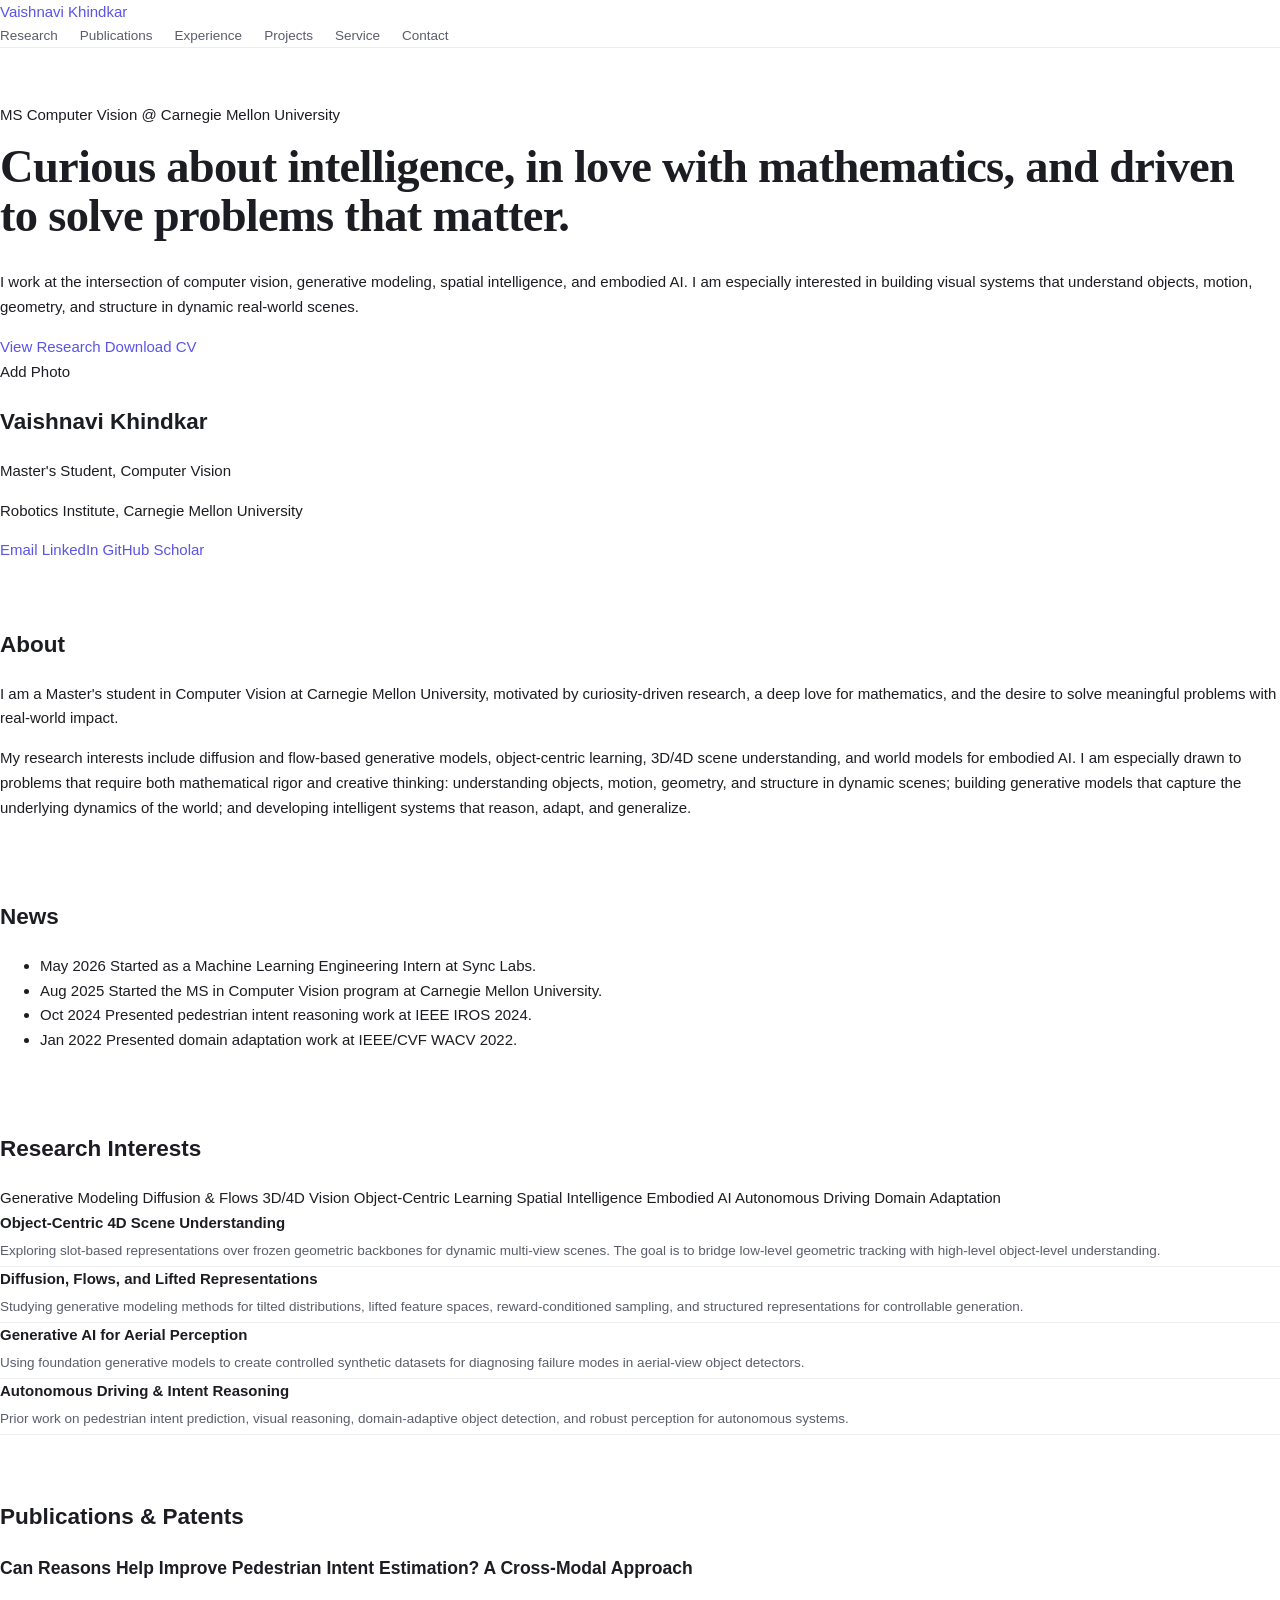
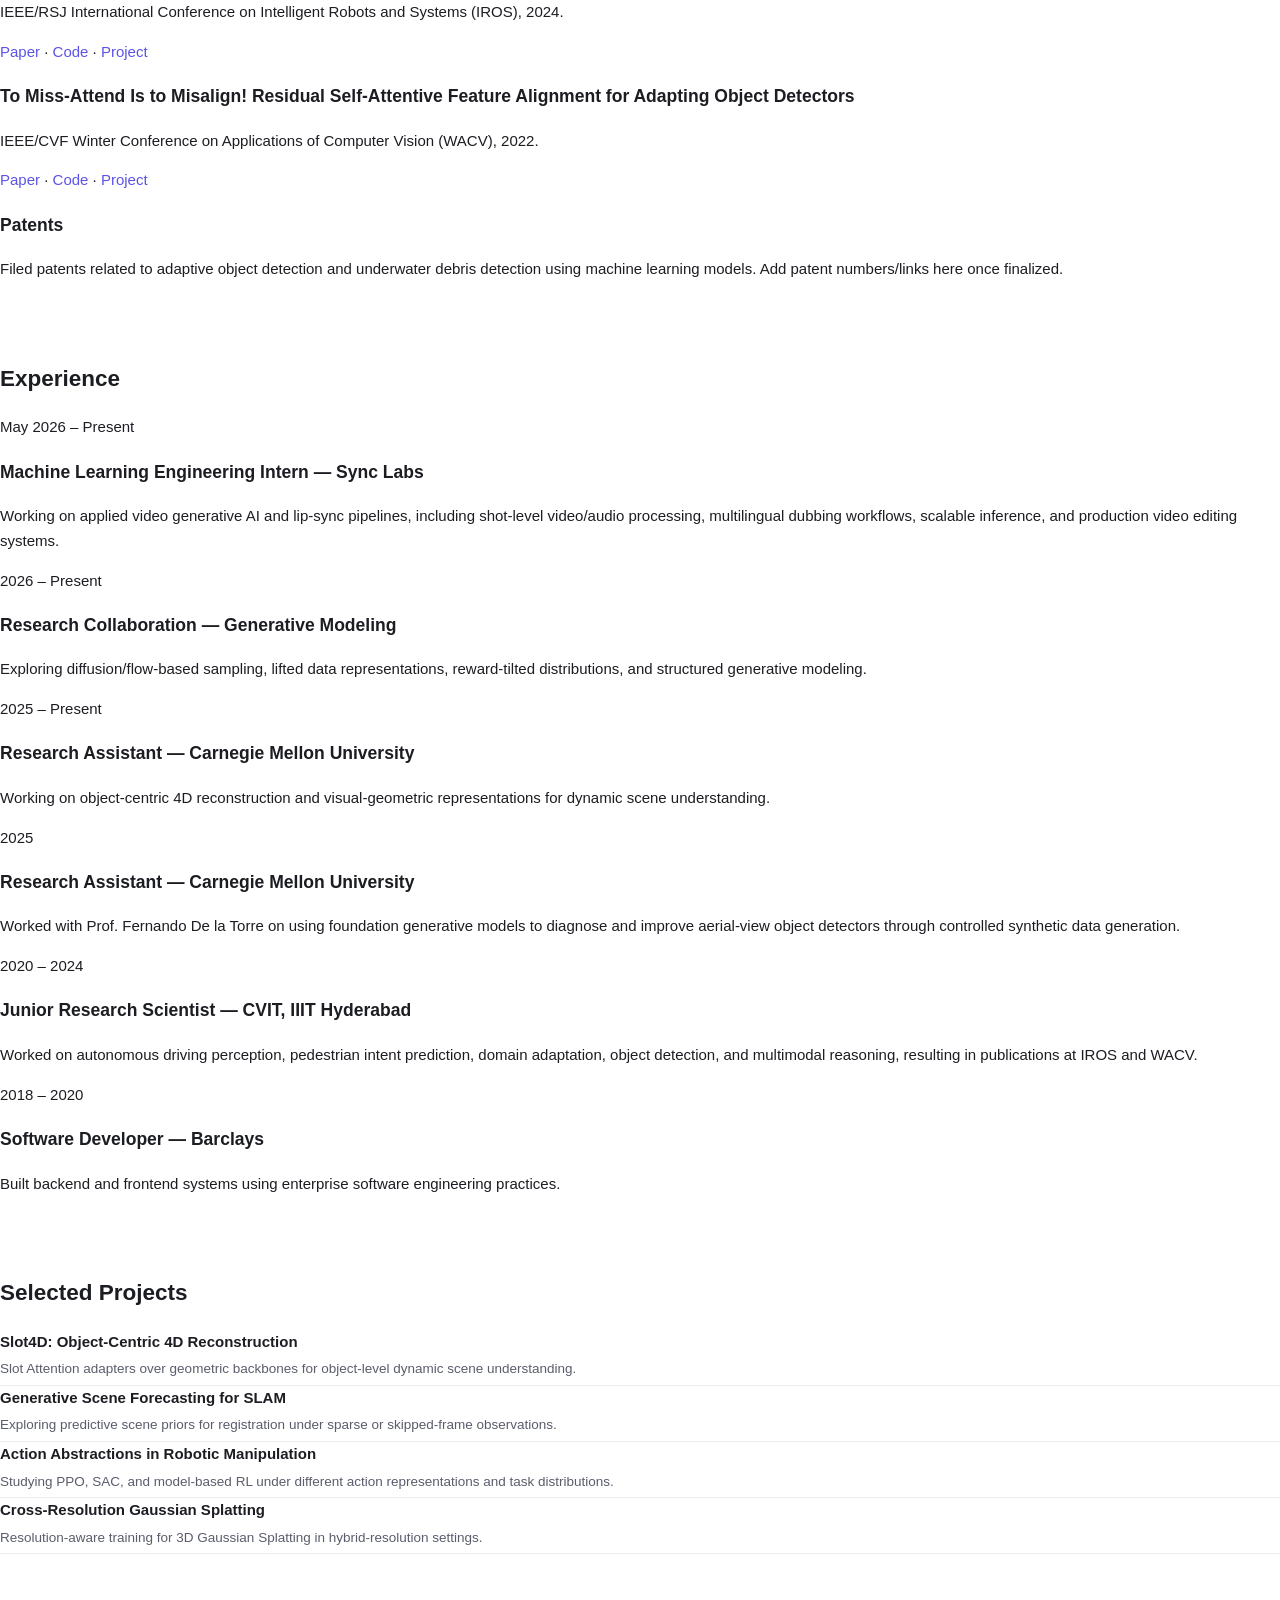
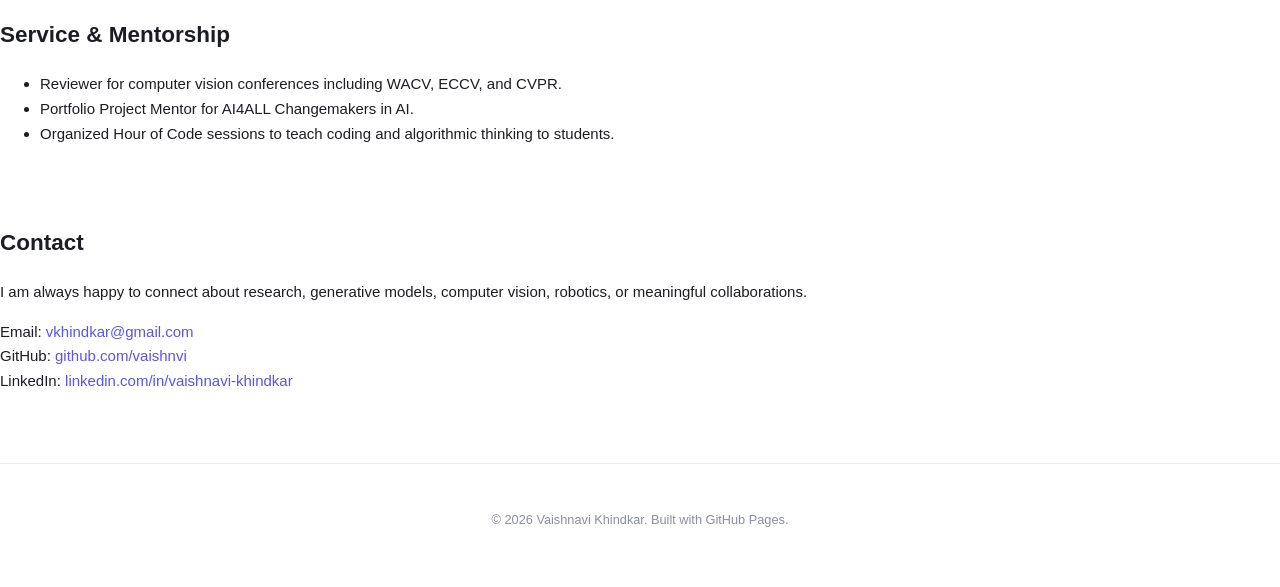
<file: index1.html>
<!DOCTYPE html>
<html lang="en">
<head>
  <meta charset="UTF-8" />
  <meta name="viewport" content="width=device-width, initial-scale=1.0" />
  <title>Vaishnavi Khindkar</title>
  <meta name="description" content="Vaishnavi Khindkar — MS Computer Vision student at Carnegie Mellon University working on computer vision, generative modeling, spatial intelligence, and embodied AI." />
  <link rel="stylesheet" href="style.css" />
</head>
<body>
  <header class="site-header">
    <nav class="nav">
      <a href="#home" class="logo">Vaishnavi Khindkar</a>
      <div class="nav-links">
        <a href="#research">Research</a>
        <a href="#publications">Publications</a>
        <a href="#experience">Experience</a>
        <a href="#projects">Projects</a>
        <a href="#service">Service</a>
        <a href="#contact">Contact</a>
      </div>
    </nav>
  </header>

  <main>
    <section id="home" class="hero section">
      <div class="hero-text">
        <p class="eyebrow">MS Computer Vision @ Carnegie Mellon University</p>
        <h1>Curious about intelligence, in love with mathematics, and driven to solve problems that matter.</h1>
        <p class="hero-subtitle">
          I work at the intersection of computer vision, generative modeling, spatial intelligence,
          and embodied AI. I am especially interested in building visual systems that understand
          objects, motion, geometry, and structure in dynamic real-world scenes.
        </p>
        <div class="hero-actions">
          <a class="button primary" href="#research">View Research</a>
          <a class="button secondary" href="Vaishnavi_Khindkar_CV.pdf" target="_blank">Download CV</a>
        </div>
      </div>

      <aside class="profile-card">
        <div class="photo-placeholder">
          Add Photo
        </div>
        <h2>Vaishnavi Khindkar</h2>
        <p>Master's Student, Computer Vision</p>
        <p>Robotics Institute, Carnegie Mellon University</p>
        <div class="social-links">
          <a href="mailto:vkhindkar@gmail.com">Email</a>
          <a href="https://www.linkedin.com/in/vaishnavi-khindkar/" target="_blank">LinkedIn</a>
          <a href="https://github.com/vaishnvi" target="_blank">GitHub</a>
          <a href="#" target="_blank">Scholar</a>
        </div>
      </aside>
    </section>

    <section class="section" id="about">
      <h2>About</h2>
      <p>
        I am a Master's student in Computer Vision at Carnegie Mellon University, motivated by
        curiosity-driven research, a deep love for mathematics, and the desire to solve meaningful
        problems with real-world impact.
      </p>
      <p>
        My research interests include diffusion and flow-based generative models, object-centric
        learning, 3D/4D scene understanding, and world models for embodied AI. I am especially drawn
        to problems that require both mathematical rigor and creative thinking: understanding objects,
        motion, geometry, and structure in dynamic scenes; building generative models that capture
        the underlying dynamics of the world; and developing intelligent systems that reason, adapt,
        and generalize.
      </p>
    </section>

    <section class="section" id="news">
      <h2>News</h2>
      <ul class="news-list">
        <li><span>May 2026</span> Started as a Machine Learning Engineering Intern at Sync Labs.</li>
        <li><span>Aug 2025</span> Started the MS in Computer Vision program at Carnegie Mellon University.</li>
        <li><span>Oct 2024</span> Presented pedestrian intent reasoning work at IEEE IROS 2024.</li>
        <li><span>Jan 2022</span> Presented domain adaptation work at IEEE/CVF WACV 2022.</li>
      </ul>
    </section>

    <section class="section" id="research">
      <h2>Research Interests</h2>
      <div class="tags">
        <span>Generative Modeling</span>
        <span>Diffusion & Flows</span>
        <span>3D/4D Vision</span>
        <span>Object-Centric Learning</span>
        <span>Spatial Intelligence</span>
        <span>Embodied AI</span>
        <span>Autonomous Driving</span>
        <span>Domain Adaptation</span>
      </div>

      <div class="grid two-col">
        <article class="card">
          <h3>Object-Centric 4D Scene Understanding</h3>
          <p>
            Exploring slot-based representations over frozen geometric backbones for dynamic
            multi-view scenes. The goal is to bridge low-level geometric tracking with high-level
            object-level understanding.
          </p>
        </article>

        <article class="card">
          <h3>Diffusion, Flows, and Lifted Representations</h3>
          <p>
            Studying generative modeling methods for tilted distributions, lifted feature spaces,
            reward-conditioned sampling, and structured representations for controllable generation.
          </p>
        </article>

        <article class="card">
          <h3>Generative AI for Aerial Perception</h3>
          <p>
            Using foundation generative models to create controlled synthetic datasets for diagnosing
            failure modes in aerial-view object detectors.
          </p>
        </article>

        <article class="card">
          <h3>Autonomous Driving & Intent Reasoning</h3>
          <p>
            Prior work on pedestrian intent prediction, visual reasoning, domain-adaptive object
            detection, and robust perception for autonomous systems.
          </p>
        </article>
      </div>
    </section>

    <section class="section" id="publications">
      <h2>Publications & Patents</h2>
      <div class="publication">
        <h3>Can Reasons Help Improve Pedestrian Intent Estimation? A Cross-Modal Approach</h3>
        <p>IEEE/RSJ International Conference on Intelligent Robots and Systems (IROS), 2024.</p>
        <p class="links"><a href="#">Paper</a> · <a href="#">Code</a> · <a href="#">Project</a></p>
      </div>

      <div class="publication">
        <h3>To Miss-Attend Is to Misalign! Residual Self-Attentive Feature Alignment for Adapting Object Detectors</h3>
        <p>IEEE/CVF Winter Conference on Applications of Computer Vision (WACV), 2022.</p>
        <p class="links"><a href="#">Paper</a> · <a href="#">Code</a> · <a href="#">Project</a></p>
      </div>

      <div class="publication">
        <h3>Patents</h3>
        <p>
          Filed patents related to adaptive object detection and underwater debris detection using
          machine learning models. Add patent numbers/links here once finalized.
        </p>
      </div>
    </section>

    <section class="section" id="experience">
      <h2>Experience</h2>

      <div class="timeline-item">
        <div class="timeline-date">May 2026 – Present</div>
        <div>
          <h3>Machine Learning Engineering Intern — Sync Labs</h3>
          <p>
            Working on applied video generative AI and lip-sync pipelines, including shot-level
            video/audio processing, multilingual dubbing workflows, scalable inference, and
            production video editing systems.
          </p>
        </div>
      </div>

      <div class="timeline-item">
        <div class="timeline-date">2026 – Present</div>
        <div>
          <h3>Research Collaboration — Generative Modeling</h3>
          <p>
            Exploring diffusion/flow-based sampling, lifted data representations, reward-tilted
            distributions, and structured generative modeling.
          </p>
        </div>
      </div>

      <div class="timeline-item">
        <div class="timeline-date">2025 – Present</div>
        <div>
          <h3>Research Assistant — Carnegie Mellon University</h3>
          <p>
            Working on object-centric 4D reconstruction and visual-geometric representations for
            dynamic scene understanding.
          </p>
        </div>
      </div>

      <div class="timeline-item">
        <div class="timeline-date">2025</div>
        <div>
          <h3>Research Assistant — Carnegie Mellon University</h3>
          <p>
            Worked with Prof. Fernando De la Torre on using foundation generative models to diagnose
            and improve aerial-view object detectors through controlled synthetic data generation.
          </p>
        </div>
      </div>

      <div class="timeline-item">
        <div class="timeline-date">2020 – 2024</div>
        <div>
          <h3>Junior Research Scientist — CVIT, IIIT Hyderabad</h3>
          <p>
            Worked on autonomous driving perception, pedestrian intent prediction, domain adaptation,
            object detection, and multimodal reasoning, resulting in publications at IROS and WACV.
          </p>
        </div>
      </div>

      <div class="timeline-item">
        <div class="timeline-date">2018 – 2020</div>
        <div>
          <h3>Software Developer — Barclays</h3>
          <p>
            Built backend and frontend systems using enterprise software engineering practices.
          </p>
        </div>
      </div>
    </section>

    <section class="section" id="projects">
      <h2>Selected Projects</h2>
      <div class="grid two-col">
        <article class="card">
          <h3>Slot4D: Object-Centric 4D Reconstruction</h3>
          <p>Slot Attention adapters over geometric backbones for object-level dynamic scene understanding.</p>
        </article>

        <article class="card">
          <h3>Generative Scene Forecasting for SLAM</h3>
          <p>Exploring predictive scene priors for registration under sparse or skipped-frame observations.</p>
        </article>

        <article class="card">
          <h3>Action Abstractions in Robotic Manipulation</h3>
          <p>Studying PPO, SAC, and model-based RL under different action representations and task distributions.</p>
        </article>

        <article class="card">
          <h3>Cross-Resolution Gaussian Splatting</h3>
          <p>Resolution-aware training for 3D Gaussian Splatting in hybrid-resolution settings.</p>
        </article>
      </div>
    </section>

    <section class="section" id="service">
      <h2>Service & Mentorship</h2>
      <ul>
        <li>Reviewer for computer vision conferences including WACV, ECCV, and CVPR.</li>
        <li>Portfolio Project Mentor for AI4ALL Changemakers in AI.</li>
        <li>Organized Hour of Code sessions to teach coding and algorithmic thinking to students.</li>
      </ul>
    </section>

    <section class="section" id="contact">
      <h2>Contact</h2>
      <p>
        I am always happy to connect about research, generative models, computer vision, robotics,
        or meaningful collaborations.
      </p>
      <p>
        Email: <a href="mailto:vkhindkar@gmail.com">vkhindkar@gmail.com</a><br />
        GitHub: <a href="https://github.com/vaishnvi" target="_blank">github.com/vaishnvi</a><br />
        LinkedIn: <a href="https://www.linkedin.com/in/vaishnavi-khindkar/" target="_blank">linkedin.com/in/vaishnavi-khindkar</a>
      </p>
    </section>
  </main>

  <footer>
    <p>© 2026 Vaishnavi Khindkar. Built with GitHub Pages.</p>
  </footer>
</body>
</html>
</file>
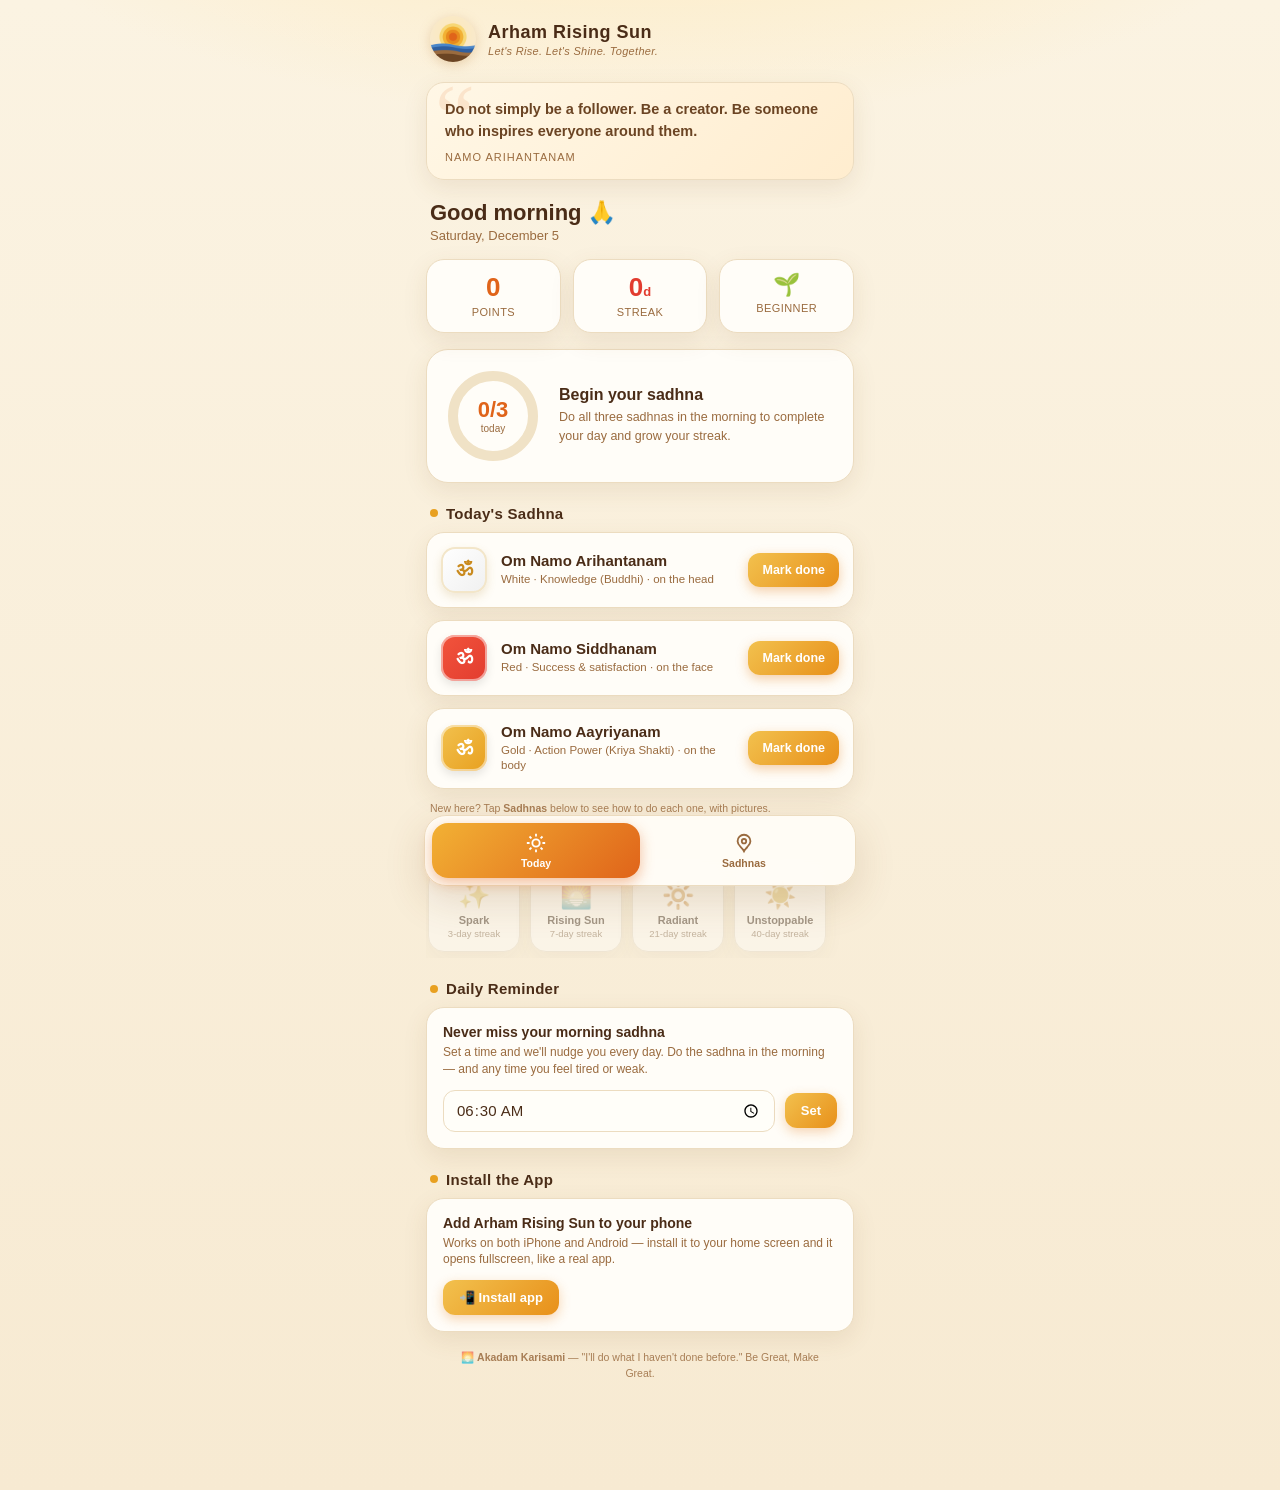
<file: av/Arham-Rising-Sun_2.html>
<!DOCTYPE html>
<html lang="en">
<head>
<meta charset="UTF-8">
<meta name="viewport" content="width=device-width, initial-scale=1.0, maximum-scale=1.0, user-scalable=no, viewport-fit=cover">
<title>Arham Rising Sun</title>
<meta name="theme-color" content="#e0641a">
<meta name="apple-mobile-web-app-capable" content="yes">
<meta name="mobile-web-app-capable" content="yes">
<meta name="apple-mobile-web-app-status-bar-style" content="default">
<meta name="apple-mobile-web-app-title" content="Arham Rising Sun">
<link rel="apple-touch-icon" href="[data-uri]">
<link rel="icon" type="image/png" href="[data-uri]">
<style>
  :root{
    --cream:#fbf3e2;--card:#fffdf8;--brown:#4a2c17;--brown2:#6b4423;--tan:#9a6b3f;
    --gold:#e8a020;--gold-soft:#f2c14e;--orange:#e0641a;--red:#e23c2f;--green:#3f9d5a;
    --line:#ecdcc0;--shadow:0 8px 24px rgba(120,74,25,.10);--shadow-lg:0 14px 40px rgba(120,74,25,.16);
  }
  *{box-sizing:border-box;-webkit-tap-highlight-color:transparent;}
  html,body{margin:0;padding:0;}
  body{
    font-family:-apple-system,BlinkMacSystemFont,"Segoe UI",Roboto,"Helvetica Neue",Arial,sans-serif;
    background:radial-gradient(1200px 500px at 50% -180px,#ffe9b8 0%,rgba(255,233,184,0) 60%),linear-gradient(180deg,#fbf3e2 0%,#f7ead2 100%);
    color:var(--brown);min-height:100vh;-webkit-font-smoothing:antialiased;
  }
  .app{max-width:460px;margin:0 auto;padding:0 0 100px;position:relative;min-height:100vh;}
  .topbar{padding:calc(16px + env(safe-area-inset-top)) 20px 6px;display:flex;align-items:center;gap:12px;}
  .logo{width:46px;height:46px;flex:none;border-radius:50%;filter:drop-shadow(0 3px 6px rgba(180,110,30,.25));}
  .brand h1{font-size:18px;margin:0;letter-spacing:.5px;font-weight:800;}
  .brand p{margin:2px 0 0;font-size:11px;color:var(--tan);font-style:italic;letter-spacing:.3px;}

  .quote{margin:14px 16px 4px;padding:16px 18px;border-radius:18px;background:linear-gradient(135deg,#fff7e6,#ffedcf);border:1px solid var(--line);box-shadow:var(--shadow);position:relative;overflow:hidden;}
  .quote:before{content:"\201C";position:absolute;top:-18px;left:8px;font-size:90px;color:rgba(224,100,26,.12);font-family:Georgia,serif;}
  .quote .q{font-size:14.5px;line-height:1.5;font-weight:600;color:var(--brown2);position:relative;}
  .quote .qs{margin-top:8px;font-size:11px;color:var(--tan);text-transform:uppercase;letter-spacing:1px;}

  section{padding:0 16px;}
  .tab-pane{display:none;animation:fade .35s ease;}
  .tab-pane.active{display:block;}
  @keyframes fade{from{opacity:0;transform:translateY(6px);}to{opacity:1;transform:none;}}
  .greet{padding:16px 20px 2px;}
  .greet h2{margin:0;font-size:22px;font-weight:800;}
  .greet .date{color:var(--tan);font-size:13px;margin-top:2px;}

  .stat-row{display:flex;gap:12px;margin:14px 16px 2px;}
  .stat{flex:1;background:var(--card);border-radius:18px;padding:14px;text-align:center;border:1px solid var(--line);box-shadow:var(--shadow);}
  .stat .n{font-size:26px;font-weight:800;color:var(--orange);line-height:1;}
  .stat .n small{font-size:13px;}
  .stat .l{font-size:11px;color:var(--tan);margin-top:6px;letter-spacing:.4px;text-transform:uppercase;}
  .stat.streak .n{color:var(--red);}
  .stat.badge-stat .n{font-size:22px;}

  .ring-card{margin:16px;background:var(--card);border-radius:22px;border:1px solid var(--line);box-shadow:var(--shadow);padding:18px;display:flex;align-items:center;gap:18px;}
  .ring{width:96px;height:96px;flex:none;position:relative;}
  .ring svg{transform:rotate(-90deg);}
  .ring .rc{font-size:22px;font-weight:800;color:var(--orange);}
  .ring .rl{font-size:10px;color:var(--tan);}
  .ring .ctr{position:absolute;inset:0;display:flex;flex-direction:column;align-items:center;justify-content:center;}
  .ring-txt h3{margin:0 0 4px;font-size:16px;}
  .ring-txt p{margin:0;font-size:12.5px;color:var(--tan);line-height:1.45;}

  h3.sec{margin:22px 4px 10px;font-size:15px;letter-spacing:.3px;display:flex;align-items:center;gap:8px;}
  h3.sec .dot{width:8px;height:8px;border-radius:50%;background:var(--gold);}

  .sadhna{background:var(--card);border-radius:18px;border:1px solid var(--line);box-shadow:var(--shadow);padding:14px;margin-bottom:12px;display:flex;align-items:center;gap:14px;transition:transform .15s ease;}
  .sadhna.done{background:linear-gradient(135deg,#f1faf1,#e9f6ea);border-color:#cfe9d3;}
  .swatch{width:46px;height:46px;border-radius:14px;flex:none;display:flex;align-items:center;justify-content:center;font-weight:800;font-size:20px;box-shadow:inset 0 0 0 2px rgba(255,255,255,.5),0 4px 10px rgba(0,0,0,.10);}
  .sw-white{background:linear-gradient(135deg,#ffffff,#f0f0f0);color:#c98a1e;box-shadow:inset 0 0 0 2px #f3e6c9,0 4px 10px rgba(180,140,60,.2);}
  .sw-red{background:linear-gradient(135deg,#f2543c,#e23c2f);color:#fff;}
  .sw-gold{background:linear-gradient(135deg,#f2c14e,#e8a020);color:#fff;}
  .sinfo{flex:1;min-width:0;}
  .sinfo h4{margin:0;font-size:15px;font-weight:700;}
  .sinfo p{margin:3px 0 0;font-size:11.5px;color:var(--tan);line-height:1.35;}
  .sinfo .tstamp{color:var(--green);font-weight:600;font-size:11.5px;margin-top:4px;display:none;}
  .sadhna.done .tstamp{display:block;}
  .btn-do{flex:none;border:none;cursor:pointer;font-weight:700;font-size:12.5px;padding:10px 14px;border-radius:12px;background:linear-gradient(135deg,#f2c14e,#e8901a);color:#fff;box-shadow:0 4px 12px rgba(224,120,20,.35);transition:transform .12s ease;}
  .btn-do:active{transform:scale(.94);}
  .sadhna.done .btn-do{background:#dff1e1;color:var(--green);box-shadow:none;}

  .badges{display:flex;gap:10px;overflow-x:auto;padding:4px 2px 6px;-webkit-overflow-scrolling:touch;}
  .badge{flex:none;width:92px;background:var(--card);border:1px solid var(--line);border-radius:16px;padding:12px 8px;text-align:center;box-shadow:var(--shadow);position:relative;}
  .badge.locked{opacity:.45;filter:grayscale(.5);}
  .badge .em{font-size:26px;line-height:1;}
  .badge .bn{font-size:11px;font-weight:700;margin-top:6px;}
  .badge .bd{font-size:9.5px;color:var(--tan);margin-top:2px;}
  .badge.earned:after{content:"\2713";position:absolute;top:6px;right:8px;color:var(--green);font-weight:800;font-size:12px;}

  .reminder,.installcard{margin-top:6px;background:var(--card);border:1px solid var(--line);border-radius:18px;padding:16px;box-shadow:var(--shadow);}
  .reminder h4,.installcard h4{margin:0 0 4px;font-size:14px;}
  .reminder p,.installcard p{margin:0 0 12px;font-size:12px;color:var(--tan);line-height:1.4;}
  .rrow{display:flex;gap:10px;align-items:center;}
  input[type=time]{font-size:15px;padding:9px 12px;border-radius:12px;border:1px solid var(--line);background:#fffef9;color:var(--brown);font-family:inherit;flex:1;}
  .btn2{border:none;cursor:pointer;background:linear-gradient(135deg,#f2c14e,#e8901a);color:#fff;font-weight:700;padding:10px 16px;border-radius:12px;font-size:13px;box-shadow:0 4px 12px rgba(224,120,20,.3);}
  .btn2:active{transform:scale(.96);}
  .rconfirm{margin-top:10px;font-size:12.5px;color:var(--green);font-weight:600;display:none;}
  .rconfirm.show{display:block;}
  .instr{margin-top:12px;font-size:12.5px;color:var(--brown2);line-height:1.5;display:none;}
  .instr.show{display:block;}
  .instr b{color:var(--brown);}
  .instr .pf{display:inline-block;margin:8px 8px 0 0;font-weight:700;font-size:11px;padding:3px 10px;border-radius:20px;background:#fdeccb;color:var(--brown2);}

  /* Sadhna guide */
  .intro{background:linear-gradient(135deg,#fff7e6,#ffedcf);border:1px solid var(--line);border-radius:18px;padding:16px;box-shadow:var(--shadow);margin-bottom:8px;font-size:13px;line-height:1.5;color:var(--brown2);}
  .intro b{color:var(--brown);}
  .guide{background:var(--card);border:1px solid var(--line);border-radius:20px;box-shadow:var(--shadow);padding:16px;margin-bottom:14px;overflow:hidden;}
  .ghead{display:flex;align-items:center;gap:11px;margin-bottom:10px;}
  .gdot{width:34px;height:34px;border-radius:50%;flex:none;box-shadow:inset 0 0 0 2px rgba(0,0,0,.05),0 2px 6px rgba(0,0,0,.12);}
  .gd-white{background:radial-gradient(circle at 35% 30%,#fff,#eee);border:1px solid #e2d3b0;}
  .gd-red{background:radial-gradient(circle at 35% 30%,#f2543c,#d5261a);}
  .gd-gold{background:radial-gradient(circle at 35% 30%,#f7d067,#e0941a);}
  .ghead h3{margin:0;font-size:16.5px;font-weight:800;}
  .ghead p{margin:1px 0 0;font-size:11px;color:var(--tan);}
  .chips{display:flex;flex-wrap:wrap;gap:6px;margin-bottom:12px;}
  .chip{font-size:10.5px;font-weight:700;padding:4px 10px;border-radius:20px;background:#f7ecd6;color:var(--brown2);letter-spacing:.2px;}
  .figwrap{background:#fffdf7;border:1px dashed #e6c98a;border-radius:14px;padding:8px 6px 4px;margin-bottom:12px;text-align:center;}
  .figwrap svg{max-width:100%;height:auto;}
  .figcap{font-size:10.5px;color:var(--tan);margin:2px 0 6px;font-style:italic;}
  .steps{margin:0;padding-left:4px;list-style:none;counter-reset:s;}
  .steps li{position:relative;padding:0 0 10px 30px;font-size:12.5px;line-height:1.5;color:var(--brown2);counter-increment:s;}
  .steps li:before{content:counter(s);position:absolute;left:0;top:0;width:20px;height:20px;border-radius:50%;background:var(--gold-soft);color:#5a3a12;font-weight:800;font-size:11px;display:flex;align-items:center;justify-content:center;}
  .mantra{margin-top:10px;padding:10px 12px;border-radius:12px;background:#fbf1dc;font-size:13px;font-weight:700;text-align:center;letter-spacing:.5px;color:var(--brown);}
  .purpose{margin-top:8px;font-size:12px;color:var(--tan);line-height:1.45;}
  .purpose b{color:var(--brown2);}

  .useref{background:var(--card);border:1px solid var(--line);border-radius:18px;box-shadow:var(--shadow);padding:8px 14px;margin-bottom:10px;}
  .urow{display:flex;align-items:center;gap:12px;padding:11px 2px;border-bottom:1px solid var(--line);}
  .urow:last-child{border-bottom:none;}
  .ucol{width:16px;height:16px;border-radius:50%;flex:none;box-shadow:0 2px 5px rgba(0,0,0,.12);}
  .uwhen{flex:1;font-size:13px;font-weight:600;}
  .uman{font-size:12px;font-weight:800;color:var(--brown2);text-align:right;}

  .vid{display:flex;gap:12px;background:var(--card);border:1px solid var(--line);border-radius:16px;padding:12px;margin-bottom:11px;box-shadow:var(--shadow);text-decoration:none;color:inherit;align-items:center;transition:transform .12s ease;}
  .vid:active{transform:scale(.98);}
  .thumb{width:74px;height:56px;border-radius:11px;flex:none;background:linear-gradient(135deg,#f7b733,#e0641a);display:flex;align-items:center;justify-content:center;}
  .thumb .play{width:0;height:0;border-left:16px solid #fff;border-top:10px solid transparent;border-bottom:10px solid transparent;margin-left:3px;filter:drop-shadow(0 1px 2px rgba(0,0,0,.3));}
  .vinfo h4{margin:0;font-size:13.5px;line-height:1.3;font-weight:700;}
  .vinfo p{margin:5px 0 0;font-size:11px;color:var(--tan);}
  .chan{display:inline-flex;align-items:center;gap:5px;margin:2px 4px 14px;font-size:12px;color:var(--tan);text-decoration:none;}
  .banner{margin:0 0 12px;font-size:11px;color:var(--brown2);background:#fdeccb;border:1px dashed #e6c07f;border-radius:12px;padding:8px 12px;line-height:1.4;}

  .nav{position:fixed;left:50%;transform:translateX(-50%);bottom:calc(14px + env(safe-area-inset-bottom));width:calc(100% - 28px);max-width:432px;background:rgba(255,253,248,.92);backdrop-filter:blur(12px);border:1px solid var(--line);border-radius:22px;box-shadow:var(--shadow-lg);display:flex;padding:7px;z-index:20;}
  .nav button{flex:1;border:none;background:none;cursor:pointer;padding:9px 4px;border-radius:16px;display:flex;flex-direction:column;align-items:center;gap:3px;color:var(--tan);font-family:inherit;font-size:10.5px;font-weight:600;transition:all .18s ease;}
  .nav button svg{width:22px;height:22px;stroke:currentColor;fill:none;stroke-width:2;}
  .nav button.on{color:#fff;background:linear-gradient(135deg,#f2b134,#e0641a);box-shadow:0 5px 14px rgba(224,100,26,.4);}
  .toast{position:fixed;left:50%;bottom:96px;transform:translateX(-50%) translateY(20px);background:var(--brown);color:#fff;padding:11px 18px;border-radius:14px;font-size:13px;font-weight:600;box-shadow:var(--shadow-lg);opacity:0;pointer-events:none;transition:all .3s ease;z-index:40;max-width:88%;text-align:center;}
  .toast.show{opacity:1;transform:translateX(-50%) translateY(0);}
  .footnote{text-align:center;font-size:10.5px;color:var(--tan);opacity:.85;margin:18px 20px 8px;line-height:1.5;}
</style>
</head>
<body>
<div class="app">
  <div class="topbar">
    <img class="logo" src="[data-uri]" alt="Arham Rising Sun">
    <div class="brand">
      <h1>Arham Rising Sun</h1>
      <p>Let's Rise. Let's Shine. Together.</p>
    </div>
  </div>

  <div class="quote">
    <div class="q" id="quoteText">Loading…</div>
    <div class="qs" id="quoteSrc">Arham Rising Sun</div>
  </div>

  <!-- ============ TODAY ============ -->
  <div class="tab-pane active" id="tab-today">
    <div class="greet"><h2 id="greeting">Jai Arham 🙏</h2><div class="date" id="todayDate"></div></div>
    <div class="stat-row">
      <div class="stat"><div class="n" id="ptsVal">0</div><div class="l">Points</div></div>
      <div class="stat streak"><div class="n" id="streakVal">0<small>d</small></div><div class="l">Streak</div></div>
      <div class="stat badge-stat"><div class="n" id="badgeEmoji">☀️</div><div class="l" id="badgeName">Beginner</div></div>
    </div>
    <div class="ring-card">
      <div class="ring">
        <svg width="96" height="96" viewBox="0 0 96 96">
          <circle cx="48" cy="48" r="40" fill="none" stroke="#f0e2c6" stroke-width="10"/>
          <circle id="ringFill" cx="48" cy="48" r="40" fill="none" stroke="#e0641a" stroke-width="10" stroke-linecap="round" stroke-dasharray="251.2" stroke-dashoffset="251.2"/>
        </svg>
        <div class="ctr"><div class="rc"><span id="ringCount">0</span>/3</div><div class="rl">today</div></div>
      </div>
      <div class="ring-txt"><h3 id="ringTitle">Begin your sadhna</h3><p id="ringMsg">Do all three sadhnas in the morning to complete your day and grow your streak.</p></div>
    </div>
    <section>
      <h3 class="sec"><span class="dot"></span>Today's Sadhna</h3>
      <div id="sadhnaList"></div>
      <p class="footnote" style="text-align:left;margin:4px 4px 0;">New here? Tap <b>Sadhnas</b> below to see how to do each one, with pictures.</p>

      <h3 class="sec"><span class="dot"></span>Your Rewards</h3>
      <div class="badges" id="badgeShelf"></div>

      <h3 class="sec"><span class="dot"></span>Daily Reminder</h3>
      <div class="reminder">
        <h4>Never miss your morning sadhna</h4>
        <p>Set a time and we'll nudge you every day. Do the sadhna in the morning — and any time you feel tired or weak.</p>
        <div class="rrow"><input type="time" id="remTime" value="06:30"><button class="btn2" onclick="setReminder()">Set</button></div>
        <div class="rconfirm" id="remConfirm"></div>
      </div>

      <h3 class="sec"><span class="dot"></span>Install the App</h3>
      <div class="installcard">
        <h4>Add Arham Rising Sun to your phone</h4>
        <p>Works on both iPhone and Android — install it to your home screen and it opens fullscreen, like a real app.</p>
        <button class="btn2" id="installBtn" onclick="installFlow()">📲 Install app</button>
        <div class="instr" id="installInstr">
          <span class="pf">On iPhone</span> Open in <b>Safari</b>, tap <b>Share</b> ⬆️, then <b>Add to Home Screen</b>.<br>
          <span class="pf">On Android</span> Open in <b>Chrome</b>, tap <b>⋮</b>, then <b>Add to Home screen / Install app</b>.
        </div>
      </div>

      <p class="footnote">🌅 <b>Akadam Karisami</b> — "I'll do what I haven't done before." Be Great, Make Great.</p>
    </section>
  </div>

  <!-- ============ SADHNAS ============ -->
  <div class="tab-pane" id="tab-sadhnas">
    <div class="greet"><h2>The Sadhnas</h2><div class="date">How to do each one 🌄</div></div>
    <section>
      <div class="intro">Before you begin, sit straight, close your eyes and visualise the <b>bright white light of Tirthankar Paramatma</b>. Practised with faith and devotion, sadhana becomes <b>aradhana</b> — and what you truly believe in, happens.</div>
      <div id="guideList"></div>

      <h3 class="sec"><span class="dot"></span>Which one, when?</h3>
      <div class="useref">
        <div class="urow"><span class="ucol" style="background:#fff;border:1px solid #e2d3b0"></span><div class="uwhen">🧠 When your brain isn't working</div><div class="uman">Arihantanam</div></div>
        <div class="urow"><span class="ucol" style="background:#e23c2f"></span><div class="uwhen">💪 When your confidence is low</div><div class="uman">Siddhanam</div></div>
        <div class="urow"><span class="ucol" style="background:#e8a020"></span><div class="uwhen">🔋 When you feel weak or tired</div><div class="uman">Aayriyanam</div></div>
      </div>
      <p class="footnote">Focus on the mantra — and switch on the power of the sadhana. ☀️</p>
    </section>
  </div>

  <div class="nav">
    <button class="on" data-tab="today" onclick="go('today',this)">
      <svg viewBox="0 0 24 24"><circle cx="12" cy="12" r="4"/><path d="M12 2v3M12 19v3M2 12h3M19 12h3M4.9 4.9l2.1 2.1M17 17l2.1 2.1M19.1 4.9L17 7M7 17l-2.1 2.1"/></svg>Today
    </button>
    <button data-tab="sadhnas" onclick="go('sadhnas',this)">
      <svg viewBox="0 0 24 24"><path d="M12 3a7 7 0 0 0-7 7c0 3 2 5 3.5 6.5S11 19 12 21c1-2 2.5-3 3.5-4.5S19 13 19 10a7 7 0 0 0-7-7z"/><circle cx="12" cy="10" r="2.4"/></svg>Sadhnas
    </button>
  </div>
</div>
<div class="toast" id="toast"></div>

<script>
/* ============ DATA ============ */
const QUOTES=[
 {q:"Nothing is impossible — the word 'impossible' itself has 'I'm Possible' in it.",s:"Akadam Karisami"},
 {q:"If you want to be confident, make a new version of yourself.",s:"Arham Rising Sun"},
 {q:"Do not simply be a follower. Be a creator. Be someone who inspires everyone around them.",s:"Namo Arihantanam"},
 {q:"My Actions, My Faith, My Dreams are Rising.",s:"The Rising Sun"},
 {q:"Game changers are the ones who practically implement — not those who only listen.",s:"Arham Rising Sun"},
 {q:"To do something new is to rise beyond ordinary living and be great.",s:"Arham Rising Sun"},
 {q:"With Akadam Karisami you become a rising sun — strong, radiant, and unstoppable.",s:"Akadam Karisami"},
 {q:"Before doing any task, carry one thought only: I will do it successfully, no matter what.",s:"Namo Siddhanam"},
 {q:"When you become the best version of yourself, your life becomes a light for others.",s:"Arham Rising Sun"},
 {q:"Strong faith transforms Sadhana into Aradhana — and what you truly believe in, happens.",s:"Arham Rising Sun"},
 {q:"Be Great, Make Great.",s:"Arham Rising Sun"},
];

const SADHNAS=[
 {id:"arihant",name:"Om Namo Arihantanam",sub:"White · Knowledge (Buddhi) · on the head",cls:"sw-white",pts:10},
 {id:"siddha", name:"Om Namo Siddhanam", sub:"Red · Success & satisfaction · on the face",cls:"sw-red",pts:10},
 {id:"aayriya",name:"Om Namo Aayriyanam",sub:"Gold · Action Power (Kriya Shakti) · on the body",cls:"sw-gold",pts:10},
];

const BADGES=[
 {em:"✨",n:"Spark",d:"3-day streak",need:3},
 {em:"🌅",n:"Rising Sun",d:"7-day streak",need:7},
 {em:"🔆",n:"Radiant",d:"21-day streak",need:21},
 {em:"☀️",n:"Unstoppable",d:"40-day streak",need:40},
];

/* ---- SVG figures for each sadhna ---- */
function figHead(){return `
<svg viewBox="0 0 210 220" width="230" role="img" aria-label="Head diagram">
 <text x="105" y="12" text-anchor="middle" font-size="9" fill="#9a6b3f" font-weight="700">BACK</text>
 <text x="105" y="216" text-anchor="middle" font-size="9" fill="#9a6b3f" font-weight="700">FRONT</text>
 <ellipse cx="105" cy="112" rx="72" ry="86" fill="#fff" stroke="#c9a86f" stroke-width="1.5"/>
 <g stroke="#d9b878" stroke-width="1.2">
  <line x1="105" y1="28" x2="105" y2="196"/><line x1="35" y1="112" x2="175" y2="112"/>
  <line x1="55" y1="55" x2="155" y2="169"/><line x1="155" y1="55" x2="55" y2="169"/>
 </g>
 ${headPts()}
 <text x="12" y="40" font-size="8.5" fill="#9a6b3f" font-weight="700">RIGHT</text>
 <text x="176" y="40" font-size="8.5" fill="#9a6b3f" font-weight="700">LEFT</text>
</svg>`;}
function pt(x,y,l,fill,tc){return `<circle cx="${x}" cy="${y}" r="12" fill="${fill}" stroke="#00000018"/><text x="${x}" y="${y+3.5}" text-anchor="middle" font-size="9.5" font-weight="800" fill="${tc}">${l}</text>`;}
function headPts(){const f="#fff",s="#e8a020",t="#8a5a12";
 return [pt(105,30,"Om",f,t),pt(46,58,"Nam",f,t),pt(164,58,"Ri",f,t),pt(24,112,"A",f,t),pt(186,112,"Na",f,t),pt(46,166,"Ta",f,t),pt(164,166,"Hun",f,t),pt(105,194,"Mo",f,t)]
 .map(p=>`<g>${p.replace('r="12" fill="#fff"','r="13" fill="#fffdf5"')}</g>`).join('');}

function figFace(){const r="#e23c2f";
 return `
<svg viewBox="0 0 210 225" width="215" role="img" aria-label="Face diagram">
 <ellipse cx="105" cy="115" rx="66" ry="86" fill="#fff" stroke="#e0a99f" stroke-width="1.5"/>
 <path d="M78 96 q10 -7 20 0 M112 96 q10 -7 20 0" fill="none" stroke="#e7c7c1" stroke-width="1.3"/>
 <path d="M100 112 q5 12 -4 18" fill="none" stroke="#e7c7c1" stroke-width="1.3"/>
 <path d="M88 158 q17 9 34 0" fill="none" stroke="#e7c7c1" stroke-width="1.3"/>
 <g stroke="#eeb7af" stroke-width="1.1">
  <line x1="105" y1="34" x2="105" y2="196"/><line x1="40" y1="112" x2="170" y2="112"/>
  <line x1="55" y1="62" x2="155" y2="162"/><line x1="155" y1="62" x2="55" y2="162"/>
 </g>
 ${[pt(105,32,"Om","#fff","#d5261a"),pt(52,64,"Nam","#fff","#d5261a"),pt(158,64,"Vva","#fff","#d5261a"),pt(30,112,"Sa","#fff","#d5261a"),pt(180,112,"Na","#fff","#d5261a"),pt(56,160,"Ddha","#fff","#d5261a"),pt(154,160,"Si","#fff","#d5261a"),pt(105,196,"Mo","#fff","#d5261a")].map(p=>`<g>${p.replace('fill="#fff" stroke="#00000018"','fill="#fff5f3" stroke="#e23c2f" stroke-width="1.4"')}</g>`).join('')}
 <text x="12" y="42" font-size="8.5" fill="#b06a60" font-weight="700">RIGHT</text>
 <text x="178" y="42" font-size="8.5" fill="#b06a60" font-weight="700">LEFT</text>
</svg>`;}

function figBody(){
 const dot=(x,y,l)=>`<circle cx="${x}" cy="${y}" r="12" fill="#fff7e6" stroke="#e8a020" stroke-width="1.5"/><text x="${x}" y="${y+3.5}" text-anchor="middle" font-size="9" font-weight="800" fill="#b5760f">${l}</text>`;
 return `
<svg viewBox="0 0 210 275" width="205" role="img" aria-label="Body diagram">
 <circle cx="105" cy="34" r="16" fill="#fffdf7" stroke="#cdb488" stroke-width="1.5"/>
 <path d="M82 74 Q105 64 128 74 L120 150 Q105 156 90 150 Z" fill="#fffdf7" stroke="#cdb488" stroke-width="1.5"/>
 <line x1="86" y1="76" x2="70" y2="150" stroke="#cdb488" stroke-width="1.5"/>
 <line x1="124" y1="76" x2="140" y2="150" stroke="#cdb488" stroke-width="1.5"/>
 <line x1="95" y1="150" x2="88" y2="252" stroke="#cdb488" stroke-width="1.5"/>
 <line x1="115" y1="150" x2="122" y2="252" stroke="#cdb488" stroke-width="1.5"/>
 <text x="40" y="128" font-size="8.5" fill="#9a6b3f" font-weight="700">RIGHT</text>
 <text x="164" y="128" font-size="8.5" fill="#9a6b3f" font-weight="700">LEFT</text>
 ${dot(82,76,"Om")}${dot(128,76,"Na")}
 ${dot(76,150,"Mo")}${dot(134,150,"Aa")}
 ${dot(86,196,"Y")}${dot(124,196,"Ri")}
 ${dot(86,250,"Ya")}${dot(124,250,"Nam")}
 <text x="105" y="270" text-anchor="middle" font-size="8.5" fill="#9a6b3f" font-weight="700">shoulders → hands · hips · knees · feet</text>
</svg>`;}

const GUIDE=[
 {id:"arihant",name:"Om Namo Arihantanam",gd:"gd-white",chips:["White light","Knowledge · Buddhi","On the head"],
  fig:figHead,figcap:"Top view of the head — place each syllable on its point",
  steps:[
   "Sit straight, close your eyes and feel your head. If you can't feel it, gently rub your hands over your head.",
   "Draw a line front-to-back, then left-to-right — making a vertical and a horizontal line across your head.",
   "On the 8 points, place the syllables in bright white, following the diagram.",
   "Chant, see and feel the letters together. Think of what you can and can't do — and resolve to do it.",
   "Repeat 3 times before studies or any important work."],
  mantra:"ॐ  Om · Na · Mo · A · Ri · Hun · Ta · Nam",
  purpose:"Connects you to the Tirthankar Bhagwan, sharpens the brain and makes life better. <b>Use when your brain isn't working.</b>"},
 {id:"siddha",name:"Om Namo Siddhanam",gd:"gd-red",chips:["Bright red · rising sun","Success & satisfaction","On the face"],
  fig:figFace,figcap:"Front view of the face — visualise the syllables in red",
  steps:[
   "Inhale and hold your breath — do this sadhna only while holding your breath.",
   "Visualise the syllables on your face in bright red (the colour of the rising sun), following the diagram.",
   "Do it before starting any task or work.",
   "Carry one thought only: “I will complete this successfully, no matter what.” Don't leave any work incomplete."],
  mantra:"ॐ  Om · Na · Mo · Sa · Vva · Si · Ddha · Nam",
  purpose:"Makes sure you get success and feel satisfaction in whatever you do. <b>Use when your confidence is low.</b>"},
 {id:"aayriya",name:"Om Namo Aayriyanam",gd:"gd-gold",chips:["Golden yellow","Action Power · Kriya Shakti","On the body"],
  fig:figBody,figcap:"Front view of the body — place the syllables on 8 points",
  steps:[
   "Visualise the syllables on your body in bright golden-yellow, on the 8 points shown.",
   "Let Om and Na flow from each shoulder down through the whole hand.",
   "At first, keep your hand on each area to feel the energy. With practice, visualise it without touching — anytime, anywhere.",
   "Do it in the morning, and whenever you feel tired or weak."],
  mantra:"ॐ  Om · Na · Mo · Aa · Y · Ri · Ya · Nam",
  purpose:"Awakens your Action Power — heals immunity, energizes the nervous system and builds strength in your muscles. <b>Use when you feel weak or tired.</b>"},
];

/* ============ STATE — persistent & date-aware ============ */
/* Saves your completions per calendar day on the device, so the streak is
   built from real dates (not a counter you can tap up). Falls back to memory
   if storage is blocked (e.g. the small in-chat preview). */
const LS_KEY="ars_rising_sun_v1";
let mem=null;
function loadStore(){try{const r=localStorage.getItem(LS_KEY);if(r)return JSON.parse(r);}catch(e){}return mem||{points:0,days:{}};}
let store=loadStore();
function saveStore(){mem=store;try{localStorage.setItem(LS_KEY,JSON.stringify(store));}catch(e){}}
function dkey(d){return d.getFullYear()+"-"+String(d.getMonth()+1).padStart(2,'0')+"-"+String(d.getDate()).padStart(2,'0');}
function todayRec(){const k=dkey(new Date());if(!store.days[k])store.days[k]={arihant:false,siddha:false,aayriya:false,times:{}};return store.days[k];}
function isComplete(r){return !!(r&&r.arihant&&r.siddha&&r.aayriya);}
function streakNow(){let n=0;const d=new Date();if(!isComplete(store.days[dkey(d)]))d.setDate(d.getDate()-1);while(isComplete(store.days[dkey(d)])){n++;d.setDate(d.getDate()-1);}return n;}

/* ============ RENDER ============ */
const $=id=>document.getElementById(id);
function initQuote(){const day=Math.floor(Date.now()/86400000);const q=QUOTES[day%QUOTES.length];$("quoteText").textContent=q.q;$("quoteSrc").textContent=q.s;}
function initDate(){const n=new Date();$("todayDate").textContent=n.toLocaleDateString(undefined,{weekday:'long',month:'long',day:'numeric'});const h=n.getHours();$("greeting").textContent=(h<12?"Good morning":h<17?"Good afternoon":"Good evening")+" 🙏";}
function currentBadge(){const st=streakNow();let b={em:"🌱",n:"Beginner"};for(const bd of BADGES){if(st>=bd.need)b={em:bd.em,n:bd.n};}return b;}
function renderStats(){$("ptsVal").textContent=store.points;$("streakVal").innerHTML=streakNow()+"<small>d</small>";const b=currentBadge();$("badgeEmoji").textContent=b.em;$("badgeName").textContent=b.n;}
function doneCount(){const r=todayRec();return SADHNAS.filter(s=>r[s.id]).length;}
function renderRing(){const c=doneCount(),C=251.2;$("ringFill").style.strokeDashoffset=C-C*(c/3);$("ringCount").textContent=c;
 const t=[["Begin your sadhna","Do all three sadhnas in the morning to complete your day and grow your streak."],["You've begun 🌱","Beautiful start. Two more to complete today's practice."],["Almost there 🌤️","One more sadhna and your day is complete!"],["Day complete! ☀️","You rose today. Streak secured — see you tomorrow, rising sun."]];
 $("ringTitle").textContent=t[c][0];$("ringMsg").textContent=t[c][1];}
function renderSadhnas(){const r=todayRec();const w=$("sadhnaList");w.innerHTML="";SADHNAS.forEach(s=>{const done=r[s.id];const el=document.createElement('div');el.className="sadhna"+(done?" done":"");
 el.innerHTML=`<div class="swatch ${s.cls}">ॐ</div><div class="sinfo"><h4>${s.name}</h4><p>${s.sub}</p><div class="tstamp">✓ Completed at ${done?((r.times&&r.times[s.id])||''):''}</div></div><button class="btn-do" onclick="toggle('${s.id}')">${done?'✓ Done':'Mark done'}</button>`;w.appendChild(el);});}
function renderBadges(){const st=streakNow();const sh=$("badgeShelf");sh.innerHTML="";BADGES.forEach(b=>{const e=st>=b.need;const el=document.createElement('div');el.className="badge "+(e?"earned":"locked");el.innerHTML=`<div class="em">${b.em}</div><div class="bn">${b.n}</div><div class="bd">${b.d}</div>`;sh.appendChild(el);});}
function renderGuide(){const g=$("guideList");g.innerHTML="";GUIDE.forEach(x=>{const el=document.createElement('div');el.className="guide";
 el.innerHTML=`<div class="ghead"><div class="gdot ${x.gd}"></div><div><h3>${x.name}</h3><p>Tap-free reference · follow along</p></div></div>
 <div class="chips">${x.chips.map(c=>`<span class="chip">${c}</span>`).join('')}</div>
 <div class="figwrap">${x.fig()}<div class="figcap">${x.figcap}</div></div>
 <ol class="steps">${x.steps.map(s=>`<li>${s}</li>`).join('')}</ol>
 <div class="mantra">${x.mantra}</div>
 <div class="purpose">${x.purpose}</div>`;g.appendChild(el);});}

/* ============ INTERACTION ============ */
function nowTime(){return new Date().toLocaleTimeString(undefined,{hour:'numeric',minute:'2-digit'});}
function toggle(id){const r=todayRec();if(r[id])return;r[id]=true;r.times=r.times||{};r.times[id]=nowTime();const s=SADHNAS.find(x=>x.id===id);store.points+=s.pts;let msg=`+${s.pts} points · ${s.name.replace('Om Namo ','')} ✓`;
 if(isComplete(r)){store.points+=20;r.finish=nowTime();msg=`🌅 Day complete! +20 bonus · ${streakNow()}-day streak!`;}
 saveStore();renderStats();renderRing();renderSadhnas();renderBadges();toast(msg);if(navigator.vibrate)navigator.vibrate(30);}
function setReminder(){const t=$("remTime").value;if(!t)return;const[h,m]=t.split(':');const d=new Date();d.setHours(+h,+m);const disp=d.toLocaleTimeString(undefined,{hour:'numeric',minute:'2-digit'});const c=$("remConfirm");c.textContent=`🔔 Daily reminder set for ${disp}. We'll nudge you every morning.`;c.classList.add('show');if("Notification"in window&&Notification.permission==="default"){try{Notification.requestPermission();}catch(e){}}toast("Reminder set 🔔");}
let deferredPrompt=null;
window.addEventListener('beforeinstallprompt',e=>{e.preventDefault();deferredPrompt=e;});
function installFlow(){if(deferredPrompt){deferredPrompt.prompt();deferredPrompt.userChoice.then(()=>{deferredPrompt=null;});return;}const el=$("installInstr");el.classList.toggle('show');}
let toastTimer;function toast(m){const t=$("toast");t.textContent=m;t.classList.add('show');clearTimeout(toastTimer);toastTimer=setTimeout(()=>t.classList.remove('show'),2300);}
function go(tab,btn){document.querySelectorAll('.tab-pane').forEach(p=>p.classList.remove('active'));$("tab-"+tab).classList.add('active');document.querySelectorAll('.nav button').forEach(b=>b.classList.remove('on'));btn.classList.add('on');window.scrollTo({top:0,behavior:'smooth'});}

/* PWA manifest (built at runtime so the file stays self-contained) */
(function(){try{const icon=document.querySelector('link[rel="icon"]').href;const mani={name:"Arham Rising Sun",short_name:"Rising Sun",description:"Daily sadhna companion",start_url:".",display:"standalone",background_color:"#fbf3e2",theme_color:"#e0641a",icons:[{src:icon,sizes:"512x512",type:"image/png",purpose:"any maskable"}]};const blob=new Blob([JSON.stringify(mani)],{type:'application/manifest+json'});const l=document.createElement('link');l.rel='manifest';l.href=URL.createObjectURL(blob);document.head.appendChild(l);}catch(e){}})();

/* INIT */
initQuote();initDate();renderStats();renderRing();renderSadhnas();renderBadges();renderGuide();
</script>
</body>
</html>
</file>
<file: style.css>
/* ===========================================================
   Vaishnavi Khindkar — academic website
   Clean, minimal design inspired by al-folio & Zhengyang Geng
   =========================================================== */

:root {
  --bg: #ffffff;
  --bg-soft: #f7f7f9;
  --bg-card: #ffffff;
  --border: #ececf1;
  --text: #1c1d22;
  --text-soft: #5a5d6b;
  --text-mute: #8b8e9c;
  --accent: #5b54e6;
  --accent-soft: #efedfd;
  --accent-2: #e26d5c;
  --badge-grad: linear-gradient(135deg, #6a5cf0 0%, #8b7bf5 100%);
  --shadow: 0 1px 2px rgba(16, 17, 33, .04), 0 8px 24px rgba(16, 17, 33, .05);
  --shadow-hover: 0 4px 10px rgba(16, 17, 33, .08), 0 16px 40px rgba(16, 17, 33, .10);
  --radius: 10px;
  --maxw: 1010px;
}

html[data-theme="dark"] {
  --bg: #0f1117;
  --bg-soft: #161922;
  --bg-card: #161922;
  --border: #262a36;
  --text: #e9eaf0;
  --text-soft: #b2b6c5;
  --text-mute: #7b8093;
  --accent: #9b90ff;
  --accent-soft: #20203a;
  --accent-2: #f0876f;
  --badge-grad: linear-gradient(135deg, #7d6ff5 0%, #a394ff 100%);
  --shadow: 0 1px 2px rgba(0,0,0,.4), 0 8px 24px rgba(0,0,0,.35);
  --shadow-hover: 0 4px 10px rgba(0,0,0,.5), 0 16px 40px rgba(0,0,0,.45);
}

* { box-sizing: border-box; }

html { scroll-behavior: smooth; scroll-padding-top: 80px; font-size: 15px; }

body {
  margin: 0;
  background: var(--bg);
  color: var(--text);
  font-family: "Inter", -apple-system, BlinkMacSystemFont, "Segoe UI", Roboto, sans-serif;
  font-size: 1rem;
  line-height: 1.65;
  -webkit-font-smoothing: antialiased;
  transition: background .3s ease, color .3s ease;
}

a { color: var(--accent); text-decoration: none; transition: color .15s ease, opacity .15s ease; }
a:hover { color: var(--accent-2); }

::selection { background: var(--accent-soft); }

/* ---------------- Nav ---------------- */
.nav {
  position: sticky; top: 0; z-index: 100;
  backdrop-filter: saturate(180%) blur(12px);
  -webkit-backdrop-filter: saturate(180%) blur(12px);
  background: color-mix(in srgb, var(--bg) 82%, transparent);
  border-bottom: 1px solid var(--border);
}
.nav-inner {
  max-width: var(--maxw); margin: 0 auto; padding: 14px 34px;
  display: flex; align-items: center; justify-content: space-between; gap: 16px;
}
.nav-name { font-weight: 700; letter-spacing: -.01em; font-size: 1.02rem; color: var(--text); }
.nav-name:hover { color: var(--accent); }
.nav-links { display: flex; align-items: center; gap: 22px; }
.nav-links a {
  color: var(--text-soft); font-size: .9rem; font-weight: 500;
  position: relative;
}
.nav-links a:hover { color: var(--accent); }
.theme-toggle {
  background: none; border: 1px solid var(--border); color: var(--text-soft);
  width: 36px; height: 36px; border-radius: 10px; cursor: pointer;
  display: grid; place-items: center; font-size: 1rem; transition: all .2s ease;
}
.theme-toggle:hover { border-color: var(--accent); color: var(--accent); transform: translateY(-1px); }
.nav-burger { display: none; background:none; border:none; color: var(--text); font-size:1.4rem; cursor:pointer; }

/* ---------------- Layout ---------------- */
.wrap { max-width: var(--maxw); margin: 0 auto; padding: 0 34px; }
section { padding: 40px 0 4px; }
.section-title {
  font-family: "Fraunces", Georgia, serif;
  font-size: 1.5rem; font-weight: 600; letter-spacing: -.01em;
  color: var(--text); margin: 0 0 20px; padding-bottom: 10px;
  border-bottom: 1px solid var(--border);
}

/* ---------------- Hero ---------------- */
.intro { padding-top: 52px; }
.intro::after { content: ""; display: block; clear: both; }
.intro-photo {
  float: right; width: 260px; margin: 6px 0 24px 56px; text-align: center;
}
.intro h1, .hero h1 {
  font-family: "Fraunces", Georgia, serif;
  font-size: clamp(2.3rem, 5vw, 3.1rem); font-weight: 600; line-height: 1.05;
  margin: 0 0 30px; letter-spacing: -.015em; color: var(--text);
}
.intro .affil {
  color: var(--text); font-size: 1.12rem; font-weight: 500; margin: 10px 0 22px;
  line-height: 1.5;
}
.intro .affil a { font-weight: 600; }
.intro .affil-sub {
  display: block; color: var(--text-mute); font-size: .92rem; font-weight: 400;
  margin-top: 2px;
}
.intro .affil-sub:first-of-type { margin-top: 8px; }
.intro .affil-sub a { font-weight: 500; }
.hero-photo {
  flex: 0 0 auto; width: 230px; height: 230px; border-radius: 50%;
  object-fit: cover; object-position: 58% 40%; border: 1px solid var(--border);
}
.photo-contact { margin-top: 16px; text-align: center; }
.intro-photo .email-line {
  margin: 2px 0 14px; line-height: 1.65; text-align: center;
}
.email-label { color: var(--text-mute); font-size: .82rem; margin-right: 5px; }
.email-scramble {
  font-family: ui-monospace, SFMono-Regular, Menlo, monospace;
  color: var(--text-soft); font-size: .8rem; letter-spacing: .005em;
  white-space: nowrap;
}
.unscramble {
  display: block; margin: 5px auto 0;
  background: none; border: none; color: var(--accent); font: inherit;
  font-size: .76rem; cursor: pointer; padding: 0;
  text-decoration: underline; text-underline-offset: 2px;
}
.unscramble:hover { color: var(--accent-2); }
.intro-photo .socials { justify-content: center; margin-top: 0; gap: 10px; }
.intro-photo .socials a {
  padding: 0; width: 38px; height: 38px; justify-content: center;
  color: var(--text-mute); transition: color .18s ease, border-color .18s ease,
    transform .18s ease, box-shadow .18s ease;
}
.intro-photo .socials svg { width: 19px; height: 19px; }

/* social row */
.socials { display: flex; flex-wrap: wrap; gap: 10px; margin-top: 8px; }
.socials a {
  display: inline-flex; align-items: center; gap: 7px;
  padding: 7px 13px; border: 1px solid var(--border); border-radius: 999px;
  color: var(--text-soft); font-size: .86rem; font-weight: 500; background: var(--bg-card);
}
.socials a:hover { border-color: var(--accent); color: var(--accent); transform: translateY(-2px); box-shadow: var(--shadow); }
.socials svg { width: 16px; height: 16px; }

/* ---------------- About ---------------- */
.about p { color: var(--text-soft); margin: 0 0 16px; }
.about strong { color: var(--text); font-weight: 600; }

/* Justify body prose for a clean, formatted look */
.about p, .research p, .research .lead-text, .pub-note,
.card p, .blog-card p, .tl-desc, .personal-note {
  text-align: justify; text-justify: inter-word; hyphens: none;
}
/* Lighter, airier long-form prose */
.about p, .research p, .research .lead-text {
  font-size: .95rem; line-height: 1.75; color: var(--text-soft);
}
.personal-note {
  border-left: 3px solid var(--accent); padding: 4px 0 4px 16px; margin: 4px 0 16px;
  font-size: .96rem; color: var(--text-soft);
}
.exp-foot { font-size: .9rem; color: var(--text-mute); margin: 14px 0 0; font-style: italic; }
.term {
  border-bottom: 1px dotted var(--text-mute);
  color: var(--text); transition: color .15s ease, border-color .15s ease;
}
.term:hover, .term:focus-visible { color: var(--accent); border-bottom-color: var(--accent); outline: none; }

/* interests chips */
.chips { display: flex; flex-wrap: wrap; gap: 8px; margin-top: 6px; }
.chip {
  padding: 6px 13px; border-radius: 999px; font-size: .82rem; font-weight: 500;
  background: var(--accent-soft); color: var(--accent); border: 1px solid transparent;
  white-space: nowrap;
}

/* ---- Research interests block ---- */
.interests {
  margin: 30px 0 4px; padding-top: 22px; border-top: 1px solid var(--border);
}
.interests-label {
  display: block; margin-bottom: 14px;
  font-family: "Fraunces", Georgia, serif;
  font-size: 1.2rem; font-weight: 600; letter-spacing: -.01em;
  color: var(--text);
}
.interests .chips { flex-wrap: wrap; gap: 10px; margin-top: 0; }
.interests .chip {
  padding: 7px 15px; font-size: .84rem;
  transition: background .18s ease, color .18s ease, transform .18s ease, box-shadow .18s ease;
}
.interests .chip:hover {
  background: var(--accent); color: #fff;
  transform: translateY(-2px); box-shadow: var(--shadow);
}

/* ---------------- Research narrative ---------------- */
.research p { color: var(--text-soft); margin: 0 0 16px; font-size: .95rem; }
.research p:last-child { margin-bottom: 0; }
.research p strong { color: var(--text); font-weight: 600; }
.math { font-family: "Fraunces", Georgia, serif; font-style: italic; white-space: nowrap; color: var(--text); }
.research .lead-text { color: var(--text-soft); margin: 0 0 24px; font-size: .95rem; }
.research .lead-text strong { color: var(--text); font-weight: 600; }
.lenses { display: grid; grid-template-columns: 1fr 1fr; gap: 26px 36px; }
.lens { padding: 0; }
.lens h3 {
  margin: 0 0 7px; font-size: 1.0rem; font-weight: 650; color: var(--text);
  display: flex; align-items: center; gap: 9px;
}
.lens h3 .dot { width: 9px; height: 9px; border-radius: 50%; background: var(--badge-grad); flex: 0 0 auto; }
.lens p { margin: 0; font-size: .92rem; color: var(--text-soft); line-height: 1.6; }
.lens-meta { display: block; margin-top: 6px; font-size: .82rem; color: var(--text-mute); }

/* ---------------- News ---------------- */
.news { list-style: none; padding: 0; margin: 0; max-height: 290px; overflow-y: auto; }
.news li { display: flex; gap: 16px; padding: 11px 2px; border-bottom: 1px dashed var(--border); }
.news li:last-child { border-bottom: none; }
.news .date {
  flex: 0 0 92px; font-size: .8rem; font-weight: 600; color: var(--accent);
  font-variant-numeric: tabular-nums; padding-top: 1px;
}
.news .item { color: var(--text-soft); font-size: .95rem; }
.news::-webkit-scrollbar { width: 6px; }
.news::-webkit-scrollbar-thumb { background: var(--border); border-radius: 6px; }

/* ---------------- Publications ---------------- */
.pub {
  display: flex; gap: 36px; padding: 32px 0; margin: 0;
  border-bottom: 1px solid var(--border);
}
.pub:last-child { border-bottom: none; }
.pub-badge {
  flex: 0 0 380px; width: 380px; height: 220px; border-radius: 8px;
  background: var(--accent-soft); color: var(--accent); border: 1px solid var(--border);
  display: flex; flex-direction: column; align-items: center; justify-content: center;
  text-align: center; padding: 8px;
}
.pub-thumb {
  flex: 0 0 300px; width: 300px; height: 195px; object-fit: cover;
  object-position: center; align-self: flex-start; border-radius: 8px;
  border: 1px solid var(--border); background: var(--bg-soft);
}
.pub-venue-tag {
  display: inline-block; font-size: .68rem; font-weight: 700; letter-spacing: .08em;
  text-transform: uppercase; color: var(--text-soft); background: var(--bg-soft);
  border: 1px solid var(--border);
  padding: 2px 8px; border-radius: 6px; margin: 0 8px 0 0;
  vertical-align: middle;
}
.pub-badge .venue { font-weight: 800; font-size: 1.05rem; letter-spacing: .02em; }
.pub-badge .year { font-size: .8rem; opacity: .92; margin-top: 2px; }
.pub-badge .kind { font-size: .66rem; text-transform: uppercase; letter-spacing: .12em; opacity: .85; margin-top: 4px; }
.pub-body { flex: 1 1 auto; min-width: 0; }
.pub-title { font-weight: 650; font-size: 1.04rem; line-height: 1.35; margin: 0 0 5px; color: var(--text); }
.pub-authors { font-size: .9rem; color: var(--text-soft); margin: 0 0 4px; }
.pub-authors .me { color: var(--text); font-weight: 700; }
.pub-venue { font-size: .88rem; color: var(--text-mute); font-style: italic; margin: 0 0 6px; }
.pub-note { font-size: .86rem; color: var(--text-soft); margin: 6px 0 10px; }
.pub-links { display: flex; flex-wrap: wrap; gap: 14px; margin-top: 8px; }
.pub-links a {
  font-size: .85rem; font-weight: 600; color: var(--accent);
}
.pub-links a::before { content: "["; color: var(--text-mute); font-weight: 500; margin-right: 1px; }
.pub-links a::after { content: "]"; color: var(--text-mute); font-weight: 500; margin-left: 1px; }
.pub-links a:hover { color: var(--accent-2); }

.pub-profile-links { margin: -10px 0 18px; font-size: .88rem; }
.pub-profile-links a { font-weight: 600; }
.pub-soon { font-size: .76rem; font-weight: 600; color: var(--text-mute); padding: 4px 0; font-style: italic; }

.subhead { font-size: 1.05rem; font-weight: 650; margin: 26px 0 10px; color: var(--text); }
.patents li { display: flex; flex-direction: column; gap: 2px; padding: 10px 0; }
.patents .pat-meta { font-size: .82rem; color: var(--text-mute); font-variant-numeric: tabular-nums; }
.patents .pat-meta a { font-weight: 600; }

/* ---------------- Experience / Timeline ---------------- */
.timeline { position: relative; padding-left: 28px; }
.timeline::before {
  content: ""; position: absolute; left: 6px; top: 6px; bottom: 6px; width: 2px; background: var(--border);
}
.tl-item { position: relative; margin-bottom: 26px; }
.tl-item::before {
  content: ""; position: absolute; left: -27px; top: 5px; width: 11px; height: 11px;
  border-radius: 50%; background: var(--accent); box-shadow: 0 0 0 4px var(--accent-soft);
}
.tl-head { display: flex; justify-content: space-between; gap: 12px; flex-wrap: wrap; align-items: baseline; }
.tl-role { font-weight: 650; font-size: 1.02rem; color: var(--text); }
.tl-date { font-size: .82rem; color: var(--text-mute); font-weight: 500; white-space: nowrap; }
.tl-org { font-size: .92rem; color: var(--accent); font-weight: 500; margin: 1px 0 5px; }
.tl-desc { font-size: .92rem; color: var(--text-soft); margin: 0; }

/* ---------------- Projects ---------------- */
.cards { display: grid; grid-template-columns: 1fr 1fr; gap: 24px 36px; }
.card {
  padding: 0 0 4px; border-bottom: 1px solid var(--border);
}
.card h3 { margin: 0 0 4px; font-size: 1.0rem; font-weight: 650; color: var(--text); }
.card .advisor { font-size: .82rem; color: var(--accent); font-weight: 500; margin-bottom: 8px; }
.card p { margin: 0; font-size: .9rem; color: var(--text-soft); }

/* collapsible "earlier projects" */
.more-projects { margin-top: 26px; }
.more-projects > summary {
  list-style: none; cursor: pointer; display: inline-flex; align-items: center; gap: 7px;
  font-size: .88rem; font-weight: 600; color: var(--accent); width: fit-content;
  transition: color .15s ease;
}
.more-projects > summary::-webkit-details-marker { display: none; }
.more-projects > summary:hover { color: var(--accent-2); }
.more-projects > summary::after {
  content: "▾"; font-size: .8rem; transition: transform .2s ease;
}
.more-projects[open] > summary::after { transform: rotate(180deg); }
.more-projects > summary .mp-hide { display: none; }
.more-projects[open] > summary .mp-show { display: none; }
.more-projects[open] > summary .mp-hide { display: inline; }
.more-projects[open] .cards { margin-top: 22px; }

/* blog cards */
.blog-card { display: block; }
.blog-card h3 { transition: color .15s ease; }
.blog-card:hover h3 { color: var(--accent); }
.blog-tag {
  display: inline-block; font-size: .68rem; font-weight: 700; letter-spacing: .08em;
  text-transform: uppercase; color: var(--accent); background: var(--accent-soft);
  padding: 2px 9px; border-radius: 6px; margin-bottom: 10px;
}
.blog-more { display: inline-block; margin-top: 12px; font-size: .84rem; font-weight: 600; color: var(--accent); }

/* ---------------- Two-column meta (education + service) ---------------- */
.grid-2 { display: grid; grid-template-columns: 1.2fr 0.8fr; gap: 38px; }
.meta-block h3 { font-size: .95rem; margin: 0 0 10px; color: var(--text); }
.meta-list { list-style: none; padding: 0; margin: 0; }
.meta-list li { font-size: .92rem; color: var(--text-soft); padding: 6px 0; border-bottom: 1px dashed var(--border); }
.meta-list li:last-child { border-bottom: none; }
.meta-list .lead { color: var(--text); font-weight: 600; }

/* structured education entry */
.edu-entry { padding: 2px 0 0; }
.edu-top { display: flex; justify-content: flex-start; gap: 16px; align-items: baseline; flex-wrap: wrap; }
.edu-degree { font-weight: 650; font-size: 1.0rem; color: var(--text); }
.edu-date { font-size: .82rem; color: var(--text-mute); font-weight: 500; white-space: nowrap; font-variant-numeric: tabular-nums; }
.edu-school { font-size: .92rem; color: var(--accent); font-weight: 500; margin: 3px 0 0; }
.edu-sub { font-size: .85rem; color: var(--text-soft); margin: 3px 0 0; }
.edu-courses { font-size: .82rem; color: var(--text-mute); line-height: 1.6; margin: 11px 0 0; padding-top: 11px; border-top: 1px dashed var(--border); }
.edu-courses-label { display: block; color: var(--text-soft); font-weight: 600; letter-spacing: .02em; text-transform: uppercase; font-size: .72rem; margin-bottom: 7px; }
.edu-course-list {
  list-style: none; margin: 0; padding: 0;
  display: grid; grid-template-columns: 1fr; gap: 5px 0;
}
.edu-course-list li {
  position: relative; padding-left: 15px; font-size: .83rem; color: var(--text-soft);
  line-height: 1.4;
}
.edu-course-list li::before {
  content: ""; position: absolute; left: 2px; top: .5em;
  width: 4px; height: 4px; border-radius: 50%; background: var(--accent);
}

.skills { display: flex; flex-wrap: wrap; gap: 7px; }
.skills .chip { background: var(--bg-soft); color: var(--text-soft); border: 1px solid var(--border); }

/* ---------------- Footer ---------------- */
footer {
  margin-top: 50px; padding: 32px 0 44px; border-top: 1px solid var(--border);
  text-align: center; color: var(--text-mute); font-size: .85rem;
}
footer a { font-weight: 500; }
footer .socials { justify-content: center; margin-top: 16px; }

/* ---------------- Reveal animation ---------------- */
.reveal { opacity: 0; transform: translateY(16px); transition: opacity .6s ease, transform .6s ease; }
.reveal.in { opacity: 1; transform: none; }

/* ---------------- Responsive ---------------- */
@media (max-width: 720px) {
  .nav-links { display: none; position: absolute; top: 60px; right: 16px; left: 16px;
    flex-direction: column; align-items: flex-start; gap: 4px; background: var(--bg-card);
    border: 1px solid var(--border); border-radius: 12px; padding: 12px 16px; box-shadow: var(--shadow); }
  .nav-links.open { display: flex; }
  .nav-links a { padding: 7px 0; width: 100%; }
  .nav-burger { display: block; }
  .nav-extra { display: flex; align-items: center; gap: 10px; }
  .intro-photo { float: none; width: 100%; margin: 0 0 22px; }
  .hero-photo { width: 200px; height: 200px; }
  .cards, .grid-2, .lenses { grid-template-columns: 1fr; }
  .pub { flex-direction: column; gap: 14px; }
  .pub-badge { flex: 0 0 auto; width: 100%; height: auto; flex-direction: row; gap: 10px; padding: 10px 14px; }
  .pub-badge .kind { margin-top: 0; }
  .pub-thumb { flex: 0 0 auto; width: 100%; height: 200px; }
}
@media (prefers-reduced-motion: reduce) {
  .reveal { opacity: 1; transform: none; transition: none; }
  html { scroll-behavior: auto; }
}
</file>
